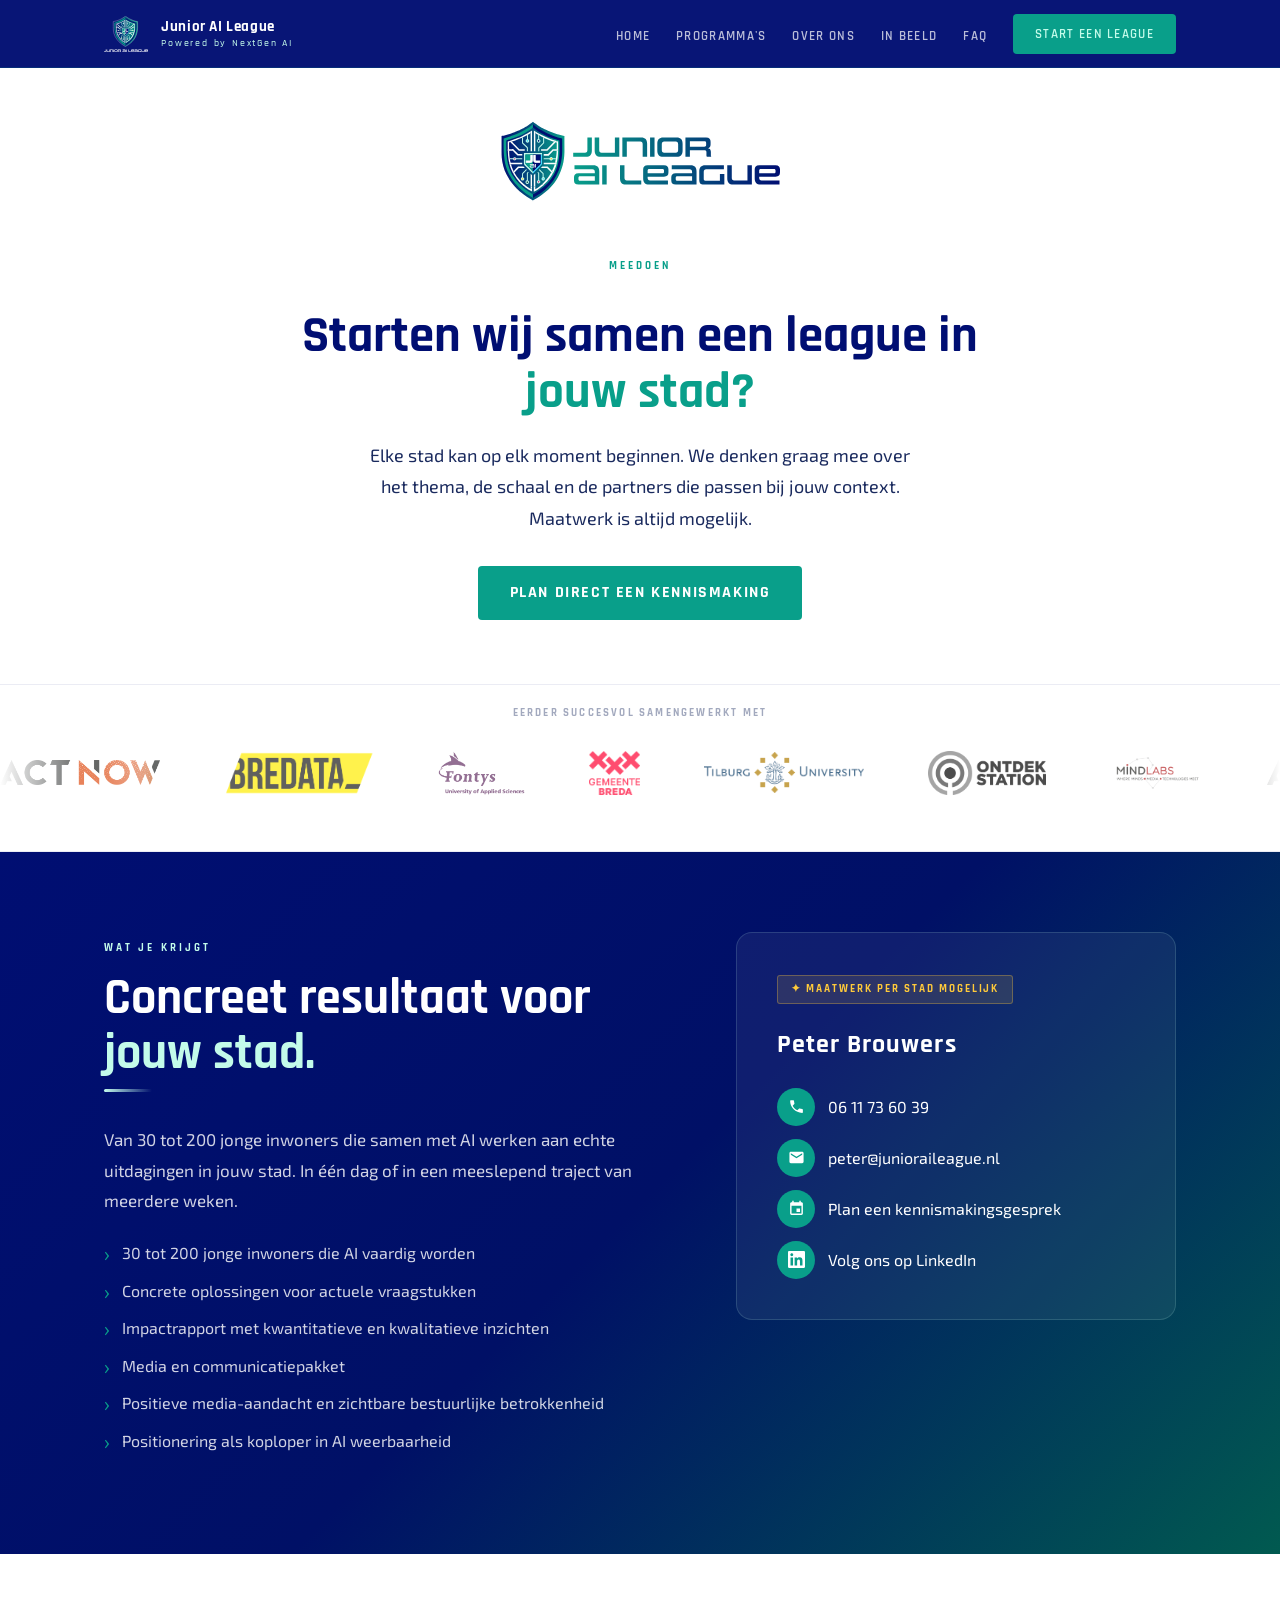
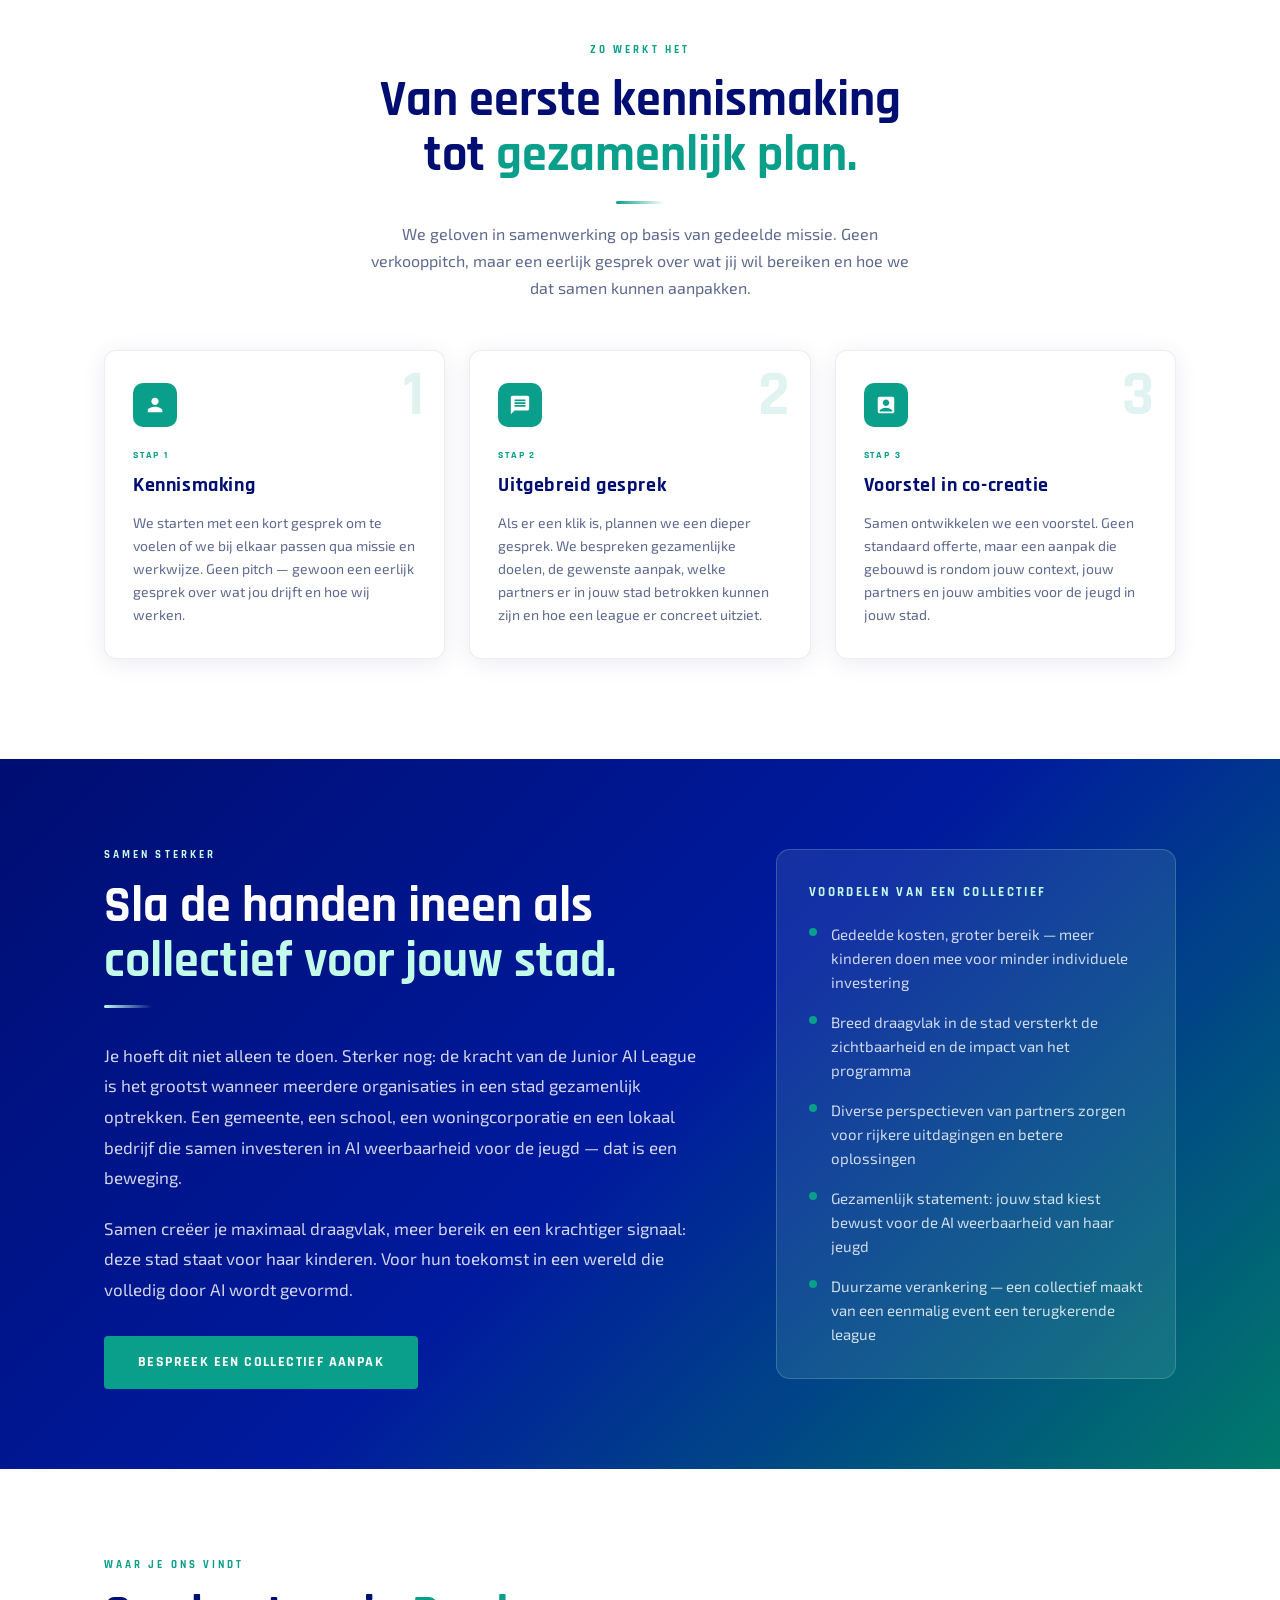
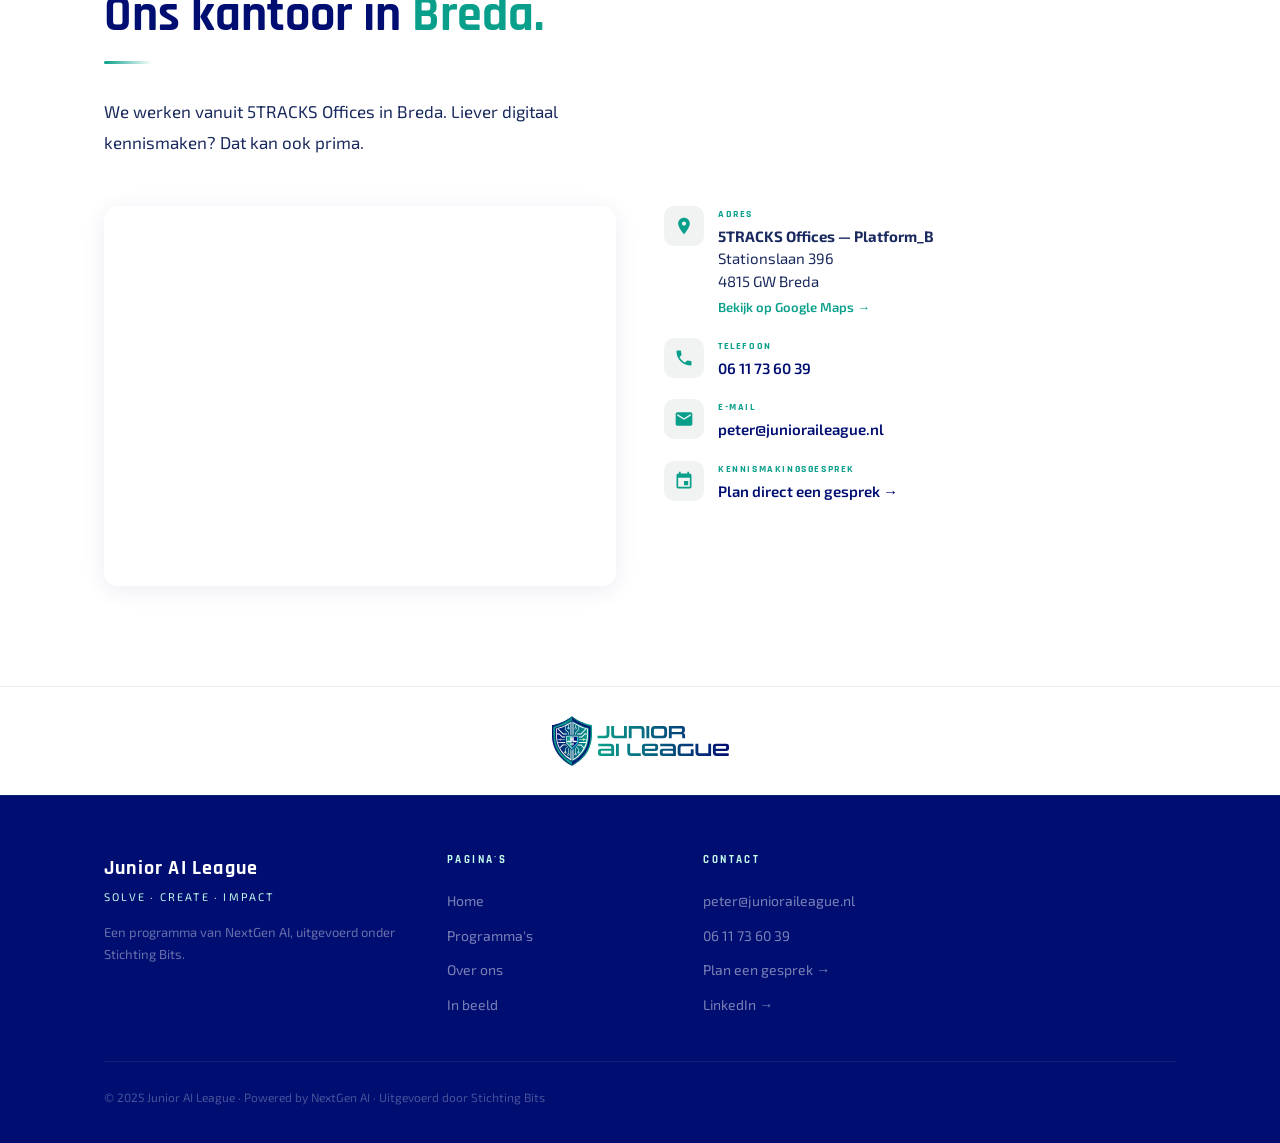
<file: contact.html>
<!DOCTYPE html>
<html lang="nl">
<head>
<meta charset="UTF-8"><meta name="viewport" content="width=device-width, initial-scale=1.0">
<title>Start een league – Junior AI League</title>
<link href="https://fonts.googleapis.com/css2?family=Rajdhani:wght@400;500;600;700&family=Exo+2:wght@300;400;600;700&display=swap" rel="stylesheet">
<link rel="stylesheet" href="assets/css/style.css">
<link rel="icon" href="/assets/images/Favicon.svg" type="image/svg+xml">
<meta name="description" content="Start een Junior AI League in jouw stad. Neem contact op met Peter Brouwers en plan een kennismakingsgesprek.">
<meta property="og:type" content="website">
<meta property="og:site_name" content="Junior AI League">
<meta property="og:url" content="https://junioraileague.nl/contact">
<meta property="og:title" content="Start een league – Junior AI League">
<meta property="og:description" content="Start een Junior AI League in jouw stad. Neem contact op met Peter Brouwers en plan een kennismakingsgesprek.">
<meta property="og:image" content="https://junioraileague.nl/assets/images/Social-media-graph-junioraileague.png">
<meta property="og:image:width" content="1200">
<meta property="og:image:height" content="630">
<meta name="twitter:card" content="summary_large_image">
<meta name="twitter:image" content="https://junioraileague.nl/assets/images/Social-media-graph-junioraileague.png">
<style>
/* Hero — wit */
.contact-hero {
  background:var(--white);
  padding:120px 0 64px;
  text-align:center;
}
.contact-hero-logo {
  max-width:280px; height:auto;
  display:block; margin:0 auto 48px;
}
.contact-hero h1 {
  font-family:'Rajdhani',sans-serif; font-weight:700;
  font-size:clamp(28px,4vw,54px); line-height:1.08;
  color:var(--navy); max-width:700px; margin:0 auto 20px;
}
.contact-hero h1 em { font-style:normal; color:var(--teal); }
.contact-hero p {
  font-size:18px; color:var(--body); opacity:.75;
  max-width:560px; margin:0 auto; line-height:1.75;
}

/* Partner ticker */
.partner-section {
  background:var(--white);
  border-top:1px solid var(--border);
  border-bottom:1px solid var(--border);
  padding:20px 0 56px;
  overflow:hidden;
}
.partner-label {
  text-align:center;
  font-family:'Rajdhani',sans-serif; font-size:11px; font-weight:700;
  letter-spacing:.2em; text-transform:uppercase;
  color:var(--body); opacity:.4;
  margin-bottom:28px;
}
.partner-ticker { overflow:hidden; position:relative; }
.partner-ticker::before, .partner-ticker::after {
  content:''; position:absolute; top:0; bottom:0; width:80px; z-index:2; pointer-events:none;
}
.partner-ticker::before { left:0; background:linear-gradient(to right,#fff,transparent); }
.partner-ticker::after  { right:0; background:linear-gradient(to left,#fff,transparent); }
.partner-track {
  display:flex; align-items:center; gap:64px;
  width:max-content;
  animation:scroll-partners 35s linear infinite;
}
.partner-track img {
  height:44px; width:auto; max-width:160px;
  object-fit:contain; opacity:.7; flex-shrink:0;
}
@keyframes scroll-partners {
  from { transform:translateX(0); }
  to   { transform:translateX(-50%); }
}

/* Contact sectie */
.contact-grid { display:grid; grid-template-columns:1fr 440px; gap:72px; align-items:start; }
.contact-list { list-style:none; display:flex; flex-direction:column; gap:12px; margin-top:24px; }
.contact-list li { position:relative; padding-left:18px; font-size:16px; color:rgba(255,255,255,.82); line-height:1.6; }
.contact-list li::before { content:'›'; position:absolute; left:0; color:var(--teal); font-size:20px; line-height:1.3; }
.contact-card { background:rgba(255,255,255,.06); border:1px solid rgba(195,251,234,.15); border-radius:16px; padding:40px; }
.contact-chip {
  display:inline-block;
  background:rgba(255,202,58,.12); border:1px solid rgba(255,202,58,.3); color:var(--yellow);
  font-family:'Rajdhani',sans-serif; font-size:11px; font-weight:700;
  letter-spacing:.18em; padding:5px 13px; border-radius:3px;
  text-transform:uppercase; margin-bottom:20px;
}
.contact-name { font-family:'Rajdhani',sans-serif; font-size:26px; font-weight:700; color:#fff; letter-spacing:.04em; margin-bottom:22px; }
.contact-links { display:flex; flex-direction:column; gap:13px; }
.c-link { display:flex; align-items:center; gap:13px; color:#fff; font-size:16px; transition:color .2s; }
.c-link:hover { color:var(--mint); }
.c-link-icon { width:38px; height:38px; border-radius:50%; background:var(--teal); display:flex; align-items:center; justify-content:center; flex-shrink:0; }
.c-link-icon svg { width:17px; height:17px; fill:#fff; }

/* Stappen */
.stappen-grid { display:grid; grid-template-columns:repeat(3,1fr); gap:24px; margin-top:48px; }
.stap-card { background:var(--white); border:1px solid var(--border); border-radius:12px; padding:32px 28px; box-shadow:var(--shadow); position:relative; }
.stap-num { font-family:'Rajdhani',sans-serif; font-size:64px; font-weight:700; color:var(--teal); opacity:.12; position:absolute; top:12px; right:20px; line-height:1; }
.stap-icon { width:44px; height:44px; border-radius:10px; background:var(--teal); display:flex; align-items:center; justify-content:center; margin-bottom:20px; }
.stap-icon svg { width:22px; height:22px; fill:#fff; }
.stap-label { font-family:'Rajdhani',sans-serif; font-size:10px; font-weight:700; letter-spacing:.18em; text-transform:uppercase; color:var(--teal); margin-bottom:6px; }
.stap-title { font-family:'Rajdhani',sans-serif; font-size:20px; font-weight:700; color:var(--navy); margin-bottom:10px; letter-spacing:.03em; }
.stap-desc { font-size:14px; color:var(--body); opacity:.7; line-height:1.65; }

/* Locatie */
.locatie-grid { display:grid; grid-template-columns:1fr 1fr; gap:48px; align-items:start; }
.locatie-map { border-radius:14px; overflow:hidden; box-shadow:var(--shadow); height:380px; }
.locatie-map iframe { width:100%; height:100%; border:none; display:block; }
.locatie-adres { display:flex; flex-direction:column; gap:20px; }
.locatie-adres-item { display:flex; align-items:flex-start; gap:14px; }
.locatie-adres-icon { width:40px; height:40px; border-radius:10px; background:var(--gray); display:flex; align-items:center; justify-content:center; flex-shrink:0; }
.locatie-adres-icon svg { width:20px; height:20px; fill:var(--teal); }
.locatie-adres-label { font-family:'Rajdhani',sans-serif; font-size:10px; font-weight:700; letter-spacing:.16em; text-transform:uppercase; color:var(--teal); margin-bottom:3px; }
.locatie-adres-val { font-size:15px; color:var(--body); line-height:1.5; }
.locatie-adres-val a { color:var(--navy); font-weight:600; }
.locatie-adres-val a:hover { color:var(--teal); }

/* Collectief */
.collectief-section { background:linear-gradient(135deg,#000e72 0%,#001a9e 50%,#017a6a 100%); padding:80px 0; }
.collectief-grid { display:grid; grid-template-columns:1fr 400px; gap:72px; align-items:center; }
.collectief-highlight { background:rgba(195,251,234,.1); border:1px solid rgba(195,251,234,.2); border-radius:14px; padding:32px; }
.collectief-highlight-title { font-family:'Rajdhani',sans-serif; font-size:13px; font-weight:700; letter-spacing:.18em; text-transform:uppercase; color:var(--mint); margin-bottom:20px; }
.collectief-voordeel { display:flex; align-items:flex-start; gap:14px; margin-bottom:16px; }
.collectief-voordeel:last-child { margin-bottom:0; }
.collectief-voordeel-dot { width:8px; height:8px; border-radius:50%; background:var(--teal); flex-shrink:0; margin-top:6px; }
.collectief-voordeel p { font-size:15px; color:rgba(255,255,255,.8); line-height:1.6; margin:0; }

@media(max-width:960px){ .contact-grid{ grid-template-columns:1fr; } .stappen-grid{ grid-template-columns:1fr 1fr; } .collectief-grid{ grid-template-columns:1fr; } .locatie-grid{ grid-template-columns:1fr; } }
@media(max-width:640px){ .stappen-grid{ grid-template-columns:1fr; } }
</style>
</head>
<body>

<nav class="nav"><div class="nav-in"><a href="/" class="nav-logo"><img src="assets/images/LOGO JAIL Dark BG.svg" onerror="this.style.display='none'" alt="Junior AI League"><div class="nav-wordmark">Junior AI League<small>Powered by NextGen AI</small></div></a><ul class="nav-links"><li><a href="/">Home</a></li><li><a href="/programmas">Programma's</a></li><li><a href="/over-ons">Over ons</a></li><li><a href="/in-beeld">In beeld</a></li><li><a href="/#faq">FAQ</a></li><li><a href="/contact" class="btn btn-teal btn-sm nav-cta active">Start een league</a></li></ul><button class="nav-hamburger" aria-label="Menu openen"><span></span><span></span><span></span></button></div></nav>

<!-- ═══ HERO — wit met prominent liggend logo ═══ -->
<section class="contact-hero">
  <div class="wrap">
    <img src="assets/images/JAIL LOGO LIGGEND.svg" alt="Junior AI League" class="contact-hero-logo r">
    <span class="tag r">Meedoen</span>
    <h1 class="r" style="margin-top:20px;">Starten wij samen een league in <em>jouw stad?</em></h1>
    <p class="r" style="margin-top:16px;">Elke stad kan op elk moment beginnen. We denken graag mee over het thema, de schaal en de partners die passen bij jouw context. Maatwerk is altijd mogelijk.</p>
    <div class="r" style="margin-top:32px;">
      <a href="https://calendly.com/peter-impact" class="btn btn-teal" target="_blank" rel="noopener" style="font-size:16px;padding:14px 32px;">Plan direct een kennismaking</a>
    </div>
  </div>
</section>

<!-- ═══ PARTNER TICKER ═══ -->
<div class="partner-section">
  <div class="partner-label">Eerder succesvol samengewerkt met</div>
  <div class="partner-ticker">
    <div class="partner-track">
      <img src="assets/images/Partners/ACT%20NOW%20LIGGEND%20GROOT%402x.png" alt="Act Now">
      <img src="assets/images/Partners/Bredata_Logo_GeelVlak.png" alt="Bredata">
      <img src="assets/images/Partners/Fontys-Logo.svg_.png" alt="Fontys">
      <img src="assets/images/Partners/Gemeente-breda-logo.png" alt="Gemeente Breda">
      <img src="assets/images/Partners/Logo-Tilburg-University-1-768x195-1.webp" alt="Tilburg University">
      <img src="assets/images/Partners/Ontdekstation-logo.png" alt="Ontdekstation">
      <img src="assets/images/Partners/mindlabslogo_0.webp" alt="Mindlabs">
      <!-- Kopie voor naadloze loop -->
      <img src="assets/images/Partners/ACT%20NOW%20LIGGEND%20GROOT%402x.png" alt="Act Now">
      <img src="assets/images/Partners/Bredata_Logo_GeelVlak.png" alt="Bredata">
      <img src="assets/images/Partners/Fontys-Logo.svg_.png" alt="Fontys">
      <img src="assets/images/Partners/Gemeente-breda-logo.png" alt="Gemeente Breda">
      <img src="assets/images/Partners/Logo-Tilburg-University-1-768x195-1.webp" alt="Tilburg University">
      <img src="assets/images/Partners/Ontdekstation-logo.png" alt="Ontdekstation">
      <img src="assets/images/Partners/mindlabslogo_0.webp" alt="Mindlabs">
    </div>
  </div>
</div>

<!-- ═══ CONTACT (donker) ═══ -->
<section class="section-dark" style="padding-top:80px;padding-bottom:100px;">
  <div class="wrap">
    <div class="contact-grid">
      <div class="r">
        <span class="tag tag--light">Wat je krijgt</span>
        <h2 class="on-dark" style="margin-bottom:8px;">Concreet resultaat voor <em>jouw stad.</em></h2>
        <div class="rule rule--light"></div>
        <p class="lead lead--light">Van 30 tot 200 jonge inwoners die samen met AI werken aan echte uitdagingen in jouw stad. In één dag of in een meeslepend traject van meerdere weken.</p>
        <ul class="contact-list">
          <li>30 tot 200 jonge inwoners die AI vaardig worden</li>
          <li>Concrete oplossingen voor actuele vraagstukken</li>
          <li>Impactrapport met kwantitatieve en kwalitatieve inzichten</li>
          <li>Media en communicatiepakket</li>
          <li>Positieve media-aandacht en zichtbare bestuurlijke betrokkenheid</li>
          <li>Positionering als koploper in AI weerbaarheid</li>
        </ul>
      </div>
      <div class="r r2">
        <div class="contact-card">
          <div class="contact-chip">✦ Maatwerk per stad mogelijk</div>
          <div class="contact-name">Peter Brouwers</div>
          <div class="contact-links">
            <a href="tel:0611736039" class="c-link"><div class="c-link-icon"><svg viewBox="0 0 24 24"><path d="M6.62 10.79c1.44 2.83 3.76 5.14 6.59 6.59l2.2-2.2c.27-.27.67-.36 1.02-.24 1.12.37 2.33.57 3.57.57.55 0 1 .45 1 1V20c0 .55-.45 1-1 1-9.39 0-17-7.61-17-17 0-.55.45-1 1-1h3.5c.55 0 1 .45 1 1 0 1.25.2 2.45.57 3.57.11.35.03.74-.25 1.02l-2.2 2.2z"/></svg></div>06 11 73 60 39</a>
            <a href="mailto:peter@junioraileague.nl" class="c-link"><div class="c-link-icon"><svg viewBox="0 0 24 24"><path d="M20 4H4c-1.1 0-2 .9-2 2v12c0 1.1.9 2 2 2h16c1.1 0 2-.9 2-2V6c0-1.1-.9-2-2-2zm0 4l-8 5-8-5V6l8 5 8-5v2z"/></svg></div>peter@junioraileague.nl</a>
            <a href="https://calendly.com/peter-impact" class="c-link" target="_blank" rel="noopener"><div class="c-link-icon"><svg viewBox="0 0 24 24"><path d="M17 12h-5v5h5v-5zM16 1v2H8V1H6v2H5c-1.11 0-1.99.9-1.99 2L3 19c0 1.1.89 2 2 2h14c1.1 0 2-.9 2-2V5c0-1.1-.9-2-2-2h-1V1h-2zm3 18H5V8h14v11z"/></svg></div>Plan een kennismakingsgesprek</a>
            <a href="https://www.linkedin.com/company/junior-ai-league" class="c-link" target="_blank" rel="noopener"><div class="c-link-icon"><svg viewBox="0 0 24 24"><path d="M20.447 20.452h-3.554v-5.569c0-1.328-.027-3.037-1.852-3.037-1.853 0-2.136 1.445-2.136 2.939v5.667H9.351V9h3.414v1.561h.046c.477-.9 1.637-1.85 3.37-1.85 3.601 0 4.267 2.37 4.267 5.455v6.286zM5.337 7.433c-1.144 0-2.063-.926-2.063-2.065 0-1.138.92-2.063 2.063-2.063 1.14 0 2.064.925 2.064 2.063 0 1.139-.925 2.065-2.064 2.065zm1.782 13.019H3.555V9h3.564v11.452zM22.225 0H1.771C.792 0 0 .774 0 1.729v20.542C0 23.227.792 24 1.771 24h20.451C23.2 24 24 23.227 24 22.271V1.729C24 .774 23.2 0 22.222 0h.003z"/></svg></div>Volg ons op LinkedIn</a>
          </div>
        </div>
      </div>
    </div>
  </div>
</section>

<!-- ═══ STAPPEN (licht) ═══ -->
<section class="section-light" style="padding-top:80px;padding-bottom:100px;">
  <div class="wrap">
    <div style="text-align:center;max-width:560px;margin:0 auto 16px;" class="r">
      <span class="tag">Zo werkt het</span>
      <h2>Van eerste kennismaking tot <em>gezamenlijk plan.</em></h2>
      <div class="rule" style="margin:16px auto;"></div>
      <p style="font-size:16px;color:var(--body);opacity:.7;line-height:1.7;">We geloven in samenwerking op basis van gedeelde missie. Geen verkooppitch, maar een eerlijk gesprek over wat jij wil bereiken en hoe we dat samen kunnen aanpakken.</p>
    </div>
    <div class="stappen-grid">
      <div class="stap-card r">
        <div class="stap-num">1</div>
        <div class="stap-icon"><svg viewBox="0 0 24 24"><path d="M12 12c2.21 0 4-1.79 4-4s-1.79-4-4-4-4 1.79-4 4 1.79 4 4 4zm0 2c-2.67 0-8 1.34-8 4v2h16v-2c0-2.66-5.33-4-8-4z"/></svg></div>
        <div class="stap-label">Stap 1</div>
        <div class="stap-title">Kennismaking</div>
        <div class="stap-desc">We starten met een kort gesprek om te voelen of we bij elkaar passen qua missie en werkwijze. Geen pitch — gewoon een eerlijk gesprek over wat jou drijft en hoe wij werken.</div>
      </div>
      <div class="stap-card r r1">
        <div class="stap-num">2</div>
        <div class="stap-icon"><svg viewBox="0 0 24 24"><path d="M20 2H4c-1.1 0-2 .9-2 2v18l4-4h14c1.1 0 2-.9 2-2V4c0-1.1-.9-2-2-2zm-2 12H6v-2h12v2zm0-3H6V9h12v2zm0-3H6V6h12v2z"/></svg></div>
        <div class="stap-label">Stap 2</div>
        <div class="stap-title">Uitgebreid gesprek</div>
        <div class="stap-desc">Als er een klik is, plannen we een dieper gesprek. We bespreken gezamenlijke doelen, de gewenste aanpak, welke partners er in jouw stad betrokken kunnen zijn en hoe een league er concreet uitziet.</div>
      </div>
      <div class="stap-card r r2">
        <div class="stap-num">3</div>
        <div class="stap-icon"><svg viewBox="0 0 24 24"><path d="M19 3H5c-1.1 0-2 .9-2 2v14c0 1.1.9 2 2 2h14c1.1 0 2-.9 2-2V5c0-1.1-.9-2-2-2zm-7 3c1.93 0 3.5 1.57 3.5 3.5S13.93 13 12 13s-3.5-1.57-3.5-3.5S10.07 6 12 6zm7 13H5v-.23c0-.62.28-1.2.76-1.58C7.47 15.82 9.64 15 12 15s4.53.82 6.24 2.19c.48.38.76.97.76 1.58V19z"/></svg></div>
        <div class="stap-label">Stap 3</div>
        <div class="stap-title">Voorstel in co-creatie</div>
        <div class="stap-desc">Samen ontwikkelen we een voorstel. Geen standaard offerte, maar een aanpak die gebouwd is rondom jouw context, jouw partners en jouw ambities voor de jeugd in jouw stad.</div>
      </div>
    </div>
  </div>
</section>

<!-- ═══ COLLECTIEF (donker) ═══ -->
<section class="collectief-section">
  <div class="wrap">
    <div class="collectief-grid">
      <div class="r">
        <span class="tag tag--light">Samen sterker</span>
        <h2 class="on-dark" style="margin-bottom:16px;">Sla de handen ineen als <em>collectief voor jouw stad.</em></h2>
        <div class="rule rule--light"></div>
        <p class="lead lead--light" style="margin-bottom:20px;">Je hoeft dit niet alleen te doen. Sterker nog: de kracht van de Junior AI League is het grootst wanneer meerdere organisaties in een stad gezamenlijk optrekken. Een gemeente, een school, een woningcorporatie en een lokaal bedrijf die samen investeren in AI weerbaarheid voor de jeugd — dat is een beweging.</p>
        <p class="lead lead--light">Samen creëer je maximaal draagvlak, meer bereik en een krachtiger signaal: deze stad staat voor haar kinderen. Voor hun toekomst in een wereld die volledig door AI wordt gevormd.</p>
        <div style="margin-top:32px;">
          <a href="https://calendly.com/peter-impact" class="btn btn-teal" target="_blank" rel="noopener">Bespreek een collectief aanpak</a>
        </div>
      </div>
      <div class="collectief-highlight r r2">
        <div class="collectief-highlight-title">Voordelen van een collectief</div>
        <div class="collectief-voordeel">
          <div class="collectief-voordeel-dot"></div>
          <p>Gedeelde kosten, groter bereik — meer kinderen doen mee voor minder individuele investering</p>
        </div>
        <div class="collectief-voordeel">
          <div class="collectief-voordeel-dot"></div>
          <p>Breed draagvlak in de stad versterkt de zichtbaarheid en de impact van het programma</p>
        </div>
        <div class="collectief-voordeel">
          <div class="collectief-voordeel-dot"></div>
          <p>Diverse perspectieven van partners zorgen voor rijkere uitdagingen en betere oplossingen</p>
        </div>
        <div class="collectief-voordeel">
          <div class="collectief-voordeel-dot"></div>
          <p>Gezamenlijk statement: jouw stad kiest bewust voor de AI weerbaarheid van haar jeugd</p>
        </div>
        <div class="collectief-voordeel">
          <div class="collectief-voordeel-dot"></div>
          <p>Duurzame verankering — een collectief maakt van een eenmalig event een terugkerende league</p>
        </div>
      </div>
    </div>
  </div>
</section>

<!-- ═══ LOCATIE (licht) ═══ -->
<section class="section-light" style="padding-top:80px;padding-bottom:100px;">
  <div class="wrap">
    <div class="r" style="margin-bottom:48px;">
      <span class="tag">Waar je ons vindt</span>
      <h2>Ons kantoor in <em>Breda.</em></h2>
      <div class="rule"></div>
      <p class="lead" style="max-width:560px;">We werken vanuit 5TRACKS Offices in Breda. Liever digitaal kennismaken? Dat kan ook prima.</p>
    </div>
    <div class="locatie-grid">
      <div class="locatie-map r">
        <iframe
          src="https://maps.google.com/maps?q=Stationslaan+396,+4815+GW+Breda,+Nederland&output=embed&z=15&hl=nl"
          allowfullscreen loading="lazy" referrerpolicy="no-referrer-when-downgrade"
          title="Junior AI League — Stationslaan 396, Breda"></iframe>
      </div>
      <div class="locatie-adres r r1">
        <div class="locatie-adres-item">
          <div class="locatie-adres-icon"><svg viewBox="0 0 24 24"><path d="M12 2C8.13 2 5 5.13 5 9c0 5.25 7 13 7 13s7-7.75 7-13c0-3.87-3.13-7-7-7zm0 9.5c-1.38 0-2.5-1.12-2.5-2.5s1.12-2.5 2.5-2.5 2.5 1.12 2.5 2.5-1.12 2.5-2.5 2.5z"/></svg></div>
          <div>
            <div class="locatie-adres-label">Adres</div>
            <div class="locatie-adres-val">
              <strong>5TRACKS Offices — Platform_B</strong><br>
              Stationslaan 396<br>
              4815 GW Breda<br>
              <a href="https://maps.google.com/maps?q=Stationslaan+396,+4815+GW+Breda" target="_blank" rel="noopener" style="font-size:13px;color:var(--teal);margin-top:6px;display:inline-block;">Bekijk op Google Maps →</a>
            </div>
          </div>
        </div>
        <div class="locatie-adres-item">
          <div class="locatie-adres-icon"><svg viewBox="0 0 24 24"><path d="M6.62 10.79c1.44 2.83 3.76 5.14 6.59 6.59l2.2-2.2c.27-.27.67-.36 1.02-.24 1.12.37 2.33.57 3.57.57.55 0 1 .45 1 1V20c0 .55-.45 1-1 1-9.39 0-17-7.61-17-17 0-.55.45-1 1-1h3.5c.55 0 1 .45 1 1 0 1.25.2 2.45.57 3.57.11.35.03.74-.25 1.02l-2.2 2.2z"/></svg></div>
          <div>
            <div class="locatie-adres-label">Telefoon</div>
            <div class="locatie-adres-val"><a href="tel:0611736039">06 11 73 60 39</a></div>
          </div>
        </div>
        <div class="locatie-adres-item">
          <div class="locatie-adres-icon"><svg viewBox="0 0 24 24"><path d="M20 4H4c-1.1 0-2 .9-2 2v12c0 1.1.9 2 2 2h16c1.1 0 2-.9 2-2V6c0-1.1-.9-2-2-2zm0 4l-8 5-8-5V6l8 5 8-5v2z"/></svg></div>
          <div>
            <div class="locatie-adres-label">E-mail</div>
            <div class="locatie-adres-val"><a href="mailto:peter@junioraileague.nl">peter@junioraileague.nl</a></div>
          </div>
        </div>
        <div class="locatie-adres-item">
          <div class="locatie-adres-icon"><svg viewBox="0 0 24 24"><path d="M17 12h-5v5h5v-5zM16 1v2H8V1H6v2H5c-1.11 0-1.99.9-1.99 2L3 19c0 1.1.89 2 2 2h14c1.1 0 2-.9 2-2V5c0-1.1-.9-2-2-2h-1V1h-2zm3 18H5V8h14v11z"/></svg></div>
          <div>
            <div class="locatie-adres-label">Kennismakingsgesprek</div>
            <div class="locatie-adres-val"><a href="https://calendly.com/peter-impact" target="_blank" rel="noopener">Plan direct een gesprek →</a></div>
          </div>
        </div>
      </div>
    </div>
  </div>
</section>

<div class="footer-logo-bar">
  <div class="wrap"><img src="assets/images/JAIL LOGO LIGGEND.svg" alt="Junior AI League"></div>
</div>
<footer class="footer"><div class="wrap"><div class="footer-grid"><div><div class="footer-name">Junior AI League</div><div class="footer-tag">Solve · Create · Impact</div><p class="footer-desc">Een programma van NextGen AI, uitgevoerd onder Stichting Bits.</p></div><div><div class="footer-h">Pagina's</div><ul class="footer-links"><li><a href="/">Home</a></li><li><a href="/programmas">Programma's</a></li><li><a href="/over-ons">Over ons</a></li><li><a href="/in-beeld">In beeld</a></li></ul></div><div><div class="footer-h">Contact</div><ul class="footer-links"><li><a href="mailto:peter@junioraileague.nl">peter@junioraileague.nl</a></li><li><a href="tel:0611736039">06 11 73 60 39</a></li><li><a href="https://calendly.com/peter-impact" target="_blank" rel="noopener">Plan een gesprek →</a></li><li><a href="https://www.linkedin.com/company/junior-ai-league" target="_blank" rel="noopener">LinkedIn →</a></li></ul></div><div></div></div><div class="footer-bottom"><p>© 2025 Junior AI League · Powered by NextGen AI · Uitgevoerd door Stichting Bits</p></div></div></footer>
<script src="assets/js/main.js"></script>
</body>
</html>
</file>
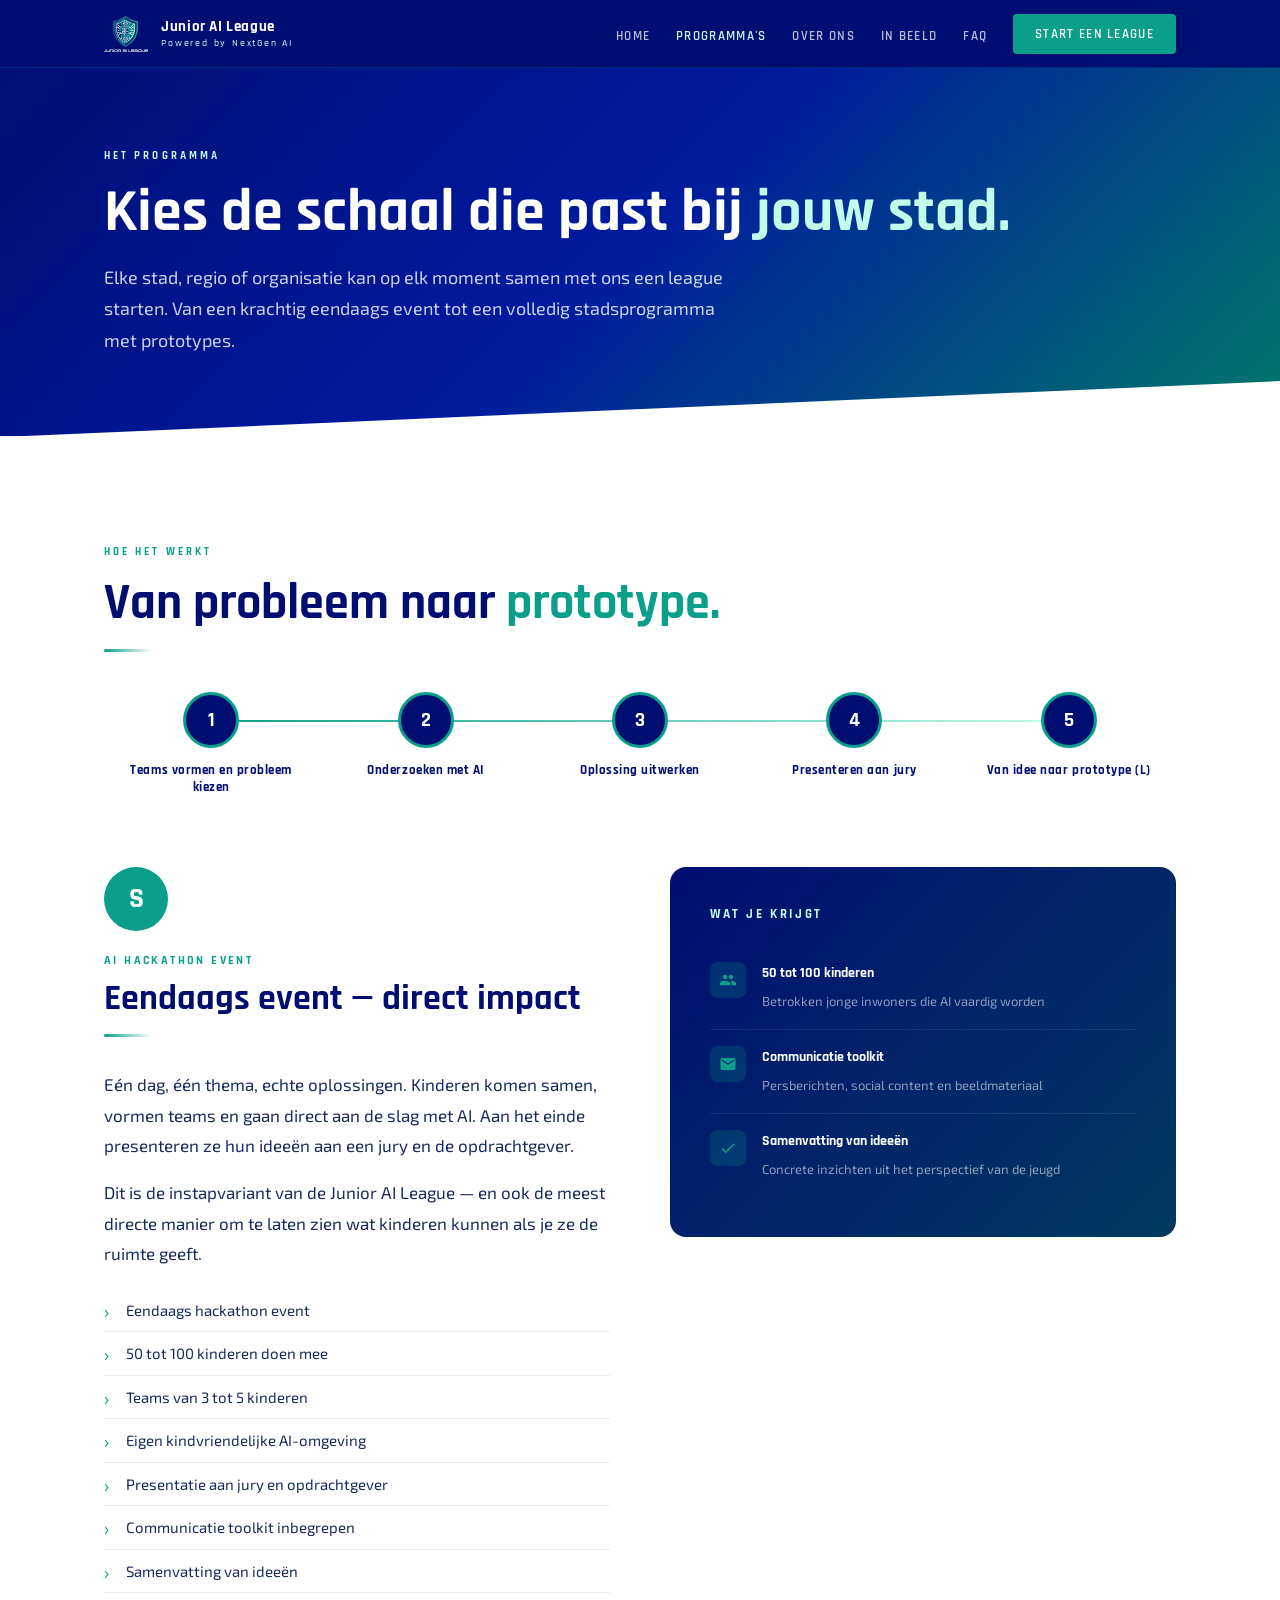
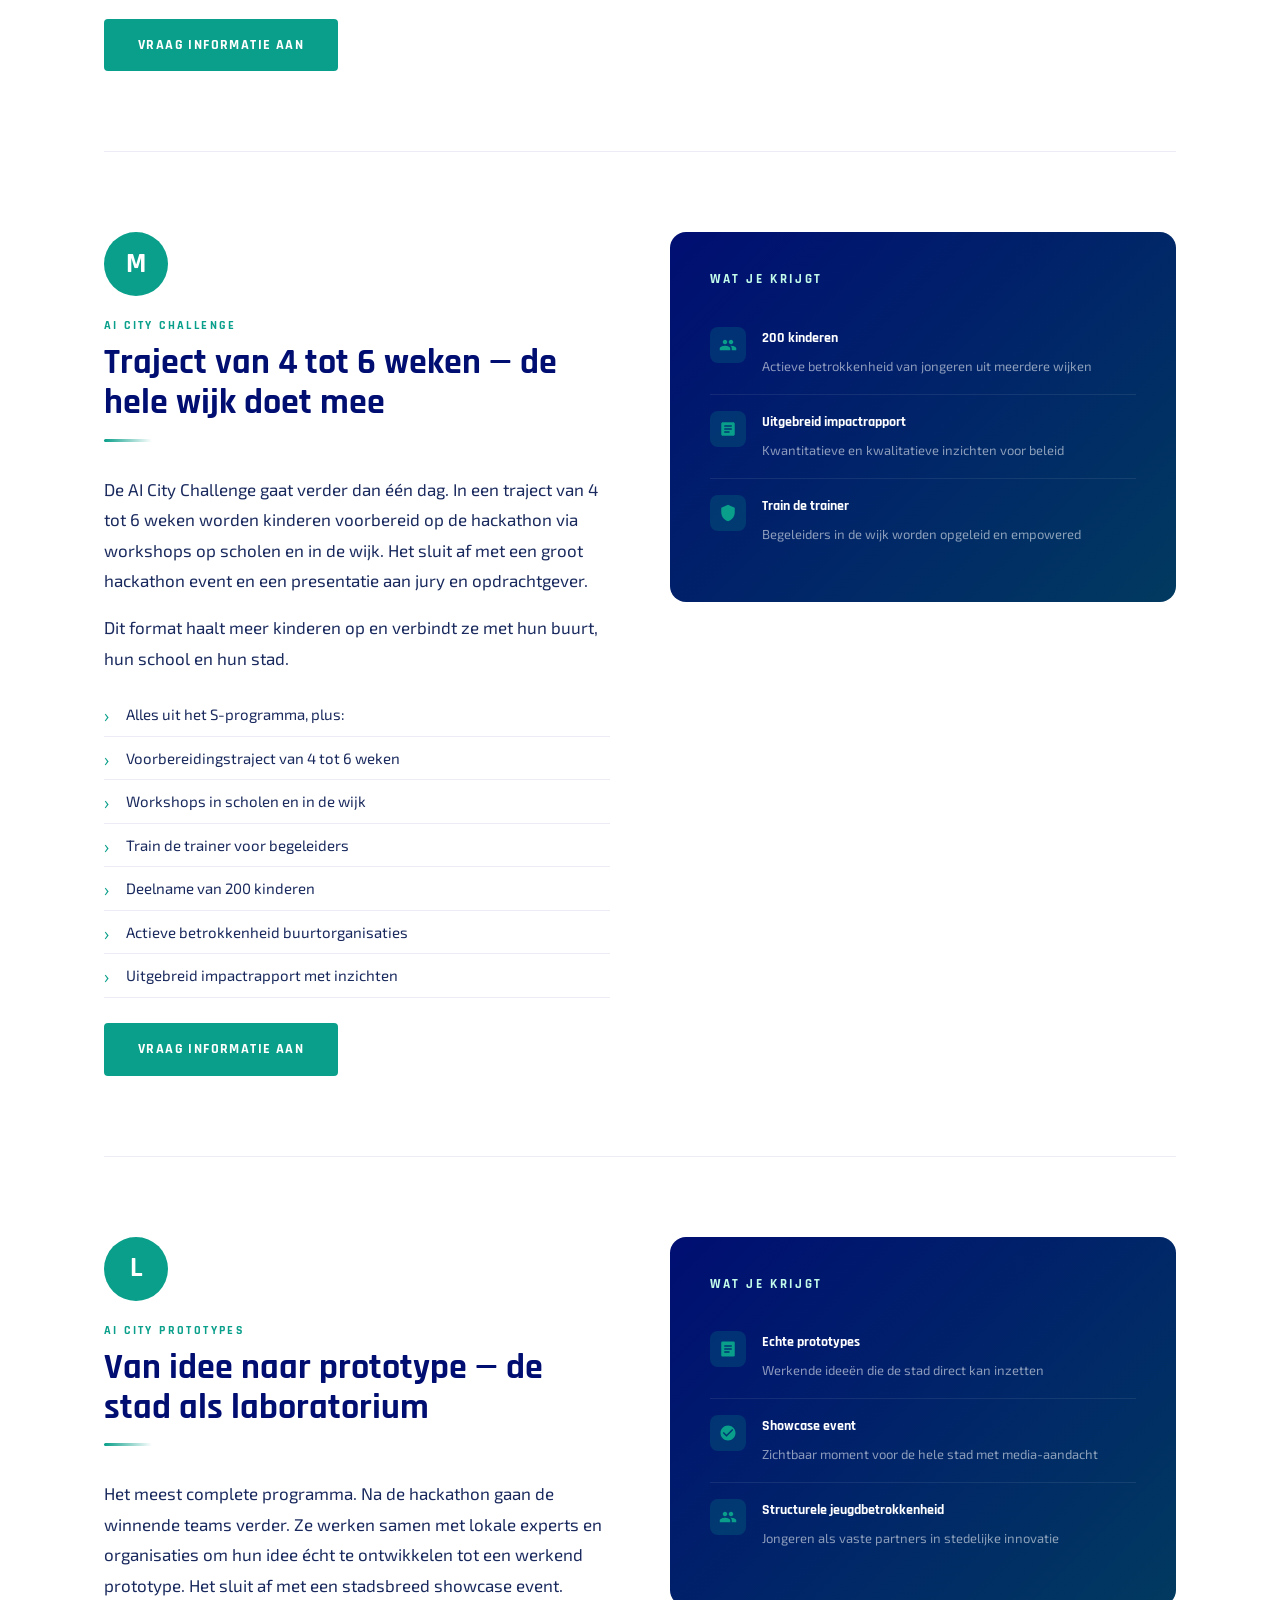
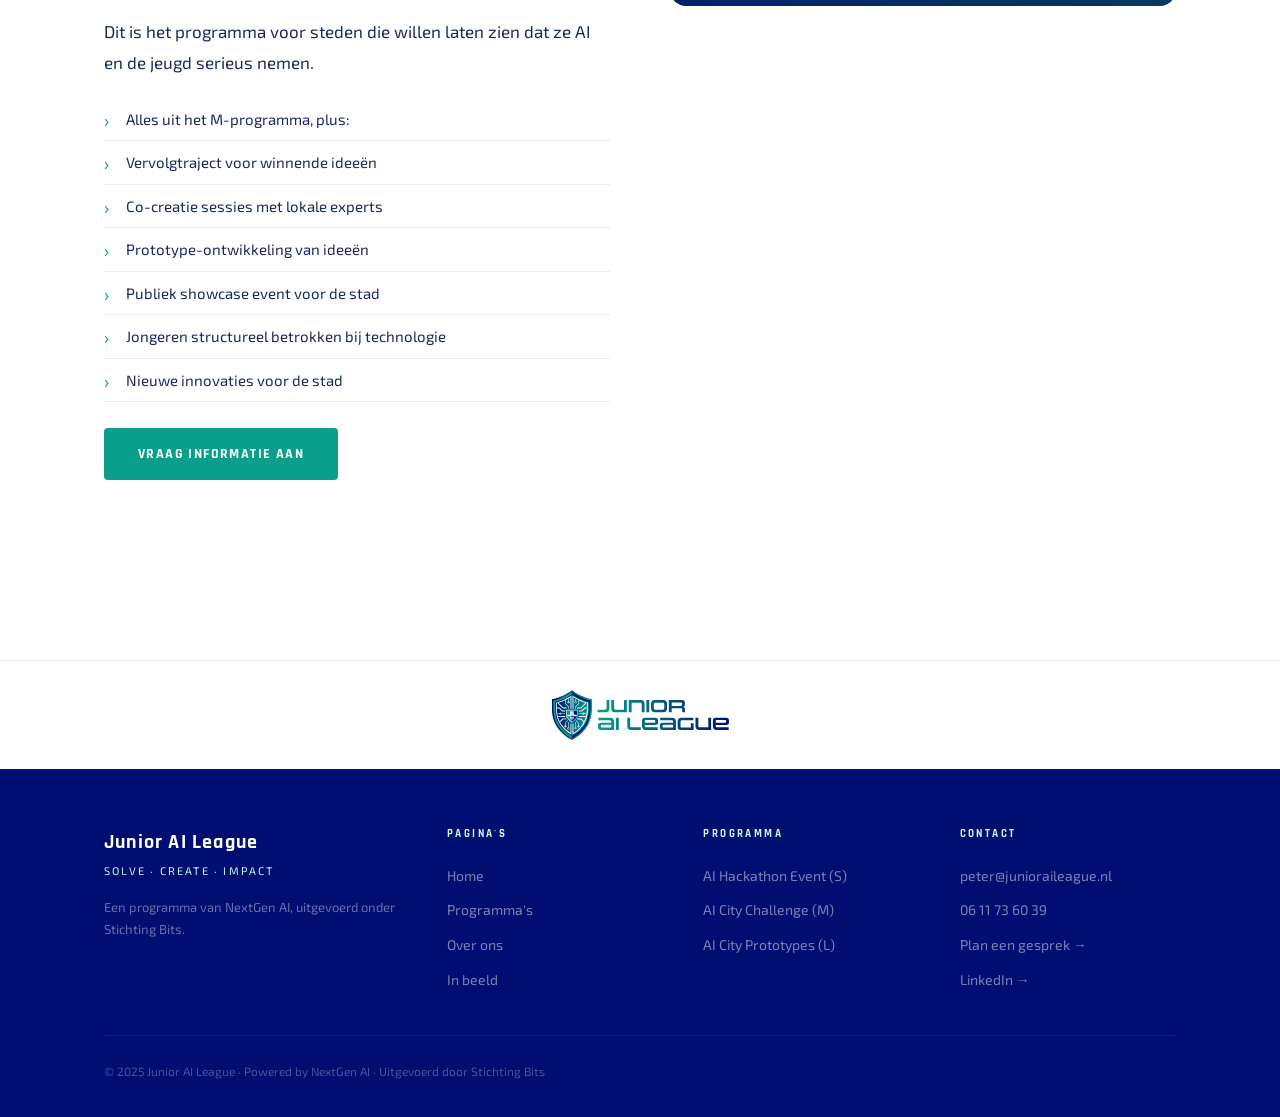
<file: programmas.html>
<!DOCTYPE html>
<html lang="nl">
<head>
<meta charset="UTF-8"><meta name="viewport" content="width=device-width, initial-scale=1.0">
<title>Programma's – Junior AI League</title>
<link href="https://fonts.googleapis.com/css2?family=Rajdhani:wght@400;500;600;700&family=Exo+2:wght@300;400;600;700&display=swap" rel="stylesheet">
<link rel="stylesheet" href="assets/css/style.css">
<link rel="icon" href="/assets/images/Favicon.svg" type="image/svg+xml">
<meta name="description" content="Van eendaags hackathon tot een stadsbrede competitie. Kies het programma dat past bij jouw stad of organisatie.">
<meta property="og:type" content="website">
<meta property="og:site_name" content="Junior AI League">
<meta property="og:url" content="https://junioraileague.nl/programmas">
<meta property="og:title" content="Programma's – Junior AI League">
<meta property="og:description" content="Van eendaags hackathon tot een stadsbrede competitie. Kies het programma dat past bij jouw stad of organisatie.">
<meta property="og:image" content="https://junioraileague.nl/assets/images/Social-media-graph-junioraileague.png">
<meta property="og:image:width" content="1200">
<meta property="og:image:height" content="630">
<meta name="twitter:card" content="summary_large_image">
<meta name="twitter:image" content="https://junioraileague.nl/assets/images/Social-media-graph-junioraileague.png">
<style>
.prog-detail { display:grid; grid-template-columns:1fr 1fr; gap:60px; align-items:start; margin-bottom:80px; padding-bottom:80px; border-bottom:1px solid var(--border); }
.prog-detail:last-child { border-bottom:none; margin-bottom:0; }
.prog-detail-badge { display:inline-flex; align-items:center; justify-content:center; width:64px; height:64px; border-radius:50%; background:var(--teal); font-family:'Rajdhani',sans-serif; font-size:28px; font-weight:700; color:#fff; margin-bottom:20px; }
.prog-detail-type { font-family:'Rajdhani',sans-serif; font-size:12px; font-weight:700; letter-spacing:.2em; color:var(--teal); text-transform:uppercase; margin-bottom:8px; }
.prog-detail h3 { font-size:clamp(24px,3vw,36px); color:var(--navy); margin-bottom:16px; }
.prog-detail-list { list-style:none; margin-top:20px; }
.prog-detail-list li { padding:10px 0 10px 22px; border-bottom:1px solid var(--border); position:relative; font-size:15px; line-height:1.5; }
.prog-detail-list li::before { content:'›'; position:absolute; left:0; color:var(--teal); font-size:18px; line-height:1.4; }
.prog-visual { background:linear-gradient(135deg,var(--navy),#013a60); border-radius:16px; padding:40px; }
.prog-visual h4 { font-family:'Rajdhani',sans-serif; font-size:13px; font-weight:700; letter-spacing:.2em; color:var(--mint); text-transform:uppercase; margin-bottom:24px; }
.prog-visual-item { display:flex; gap:16px; padding:16px 0; border-bottom:1px solid rgba(255,255,255,.08); }
.prog-visual-item:last-child { border-bottom:none; }
.prog-visual-icon { width:36px; height:36px; border-radius:8px; background:rgba(9,159,138,.2); display:flex; align-items:center; justify-content:center; flex-shrink:0; }
.prog-visual-icon svg { width:18px; height:18px; fill:var(--teal); }
.prog-visual-text strong { display:block; font-family:'Rajdhani',sans-serif; font-size:14px; font-weight:700; color:#fff; margin-bottom:3px; }
.prog-visual-text span { font-size:13px; color:rgba(255,255,255,.55); line-height:1.5; }
.steps-row { display:grid; grid-template-columns:repeat(5,1fr); gap:0; position:relative; margin-bottom:20px; }
.steps-row::before { content:''; position:absolute; top:28px; left:10%; right:10%; height:2px; background:linear-gradient(90deg,var(--teal),var(--mint)); }
.step-item { text-align:center; position:relative; z-index:1; padding:0 8px; }
.step-circle { width:56px; height:56px; border-radius:50%; background:var(--navy); border:3px solid var(--teal); display:flex; align-items:center; justify-content:center; margin:0 auto 14px; font-family:'Rajdhani',sans-serif; font-size:20px; font-weight:700; color:#fff; }
.step-lbl { font-family:'Rajdhani',sans-serif; font-size:13px; font-weight:700; color:var(--navy); letter-spacing:.04em; text-align:center; line-height:1.3; }
@media(max-width:960px){ .prog-detail{ grid-template-columns:1fr; } .steps-row{ grid-template-columns:1fr 1fr; } .steps-row::before{ display:none; } }
</style>
</head>
<body>
<nav class="nav"><div class="nav-in"><a href="index.html" class="nav-logo"><img src="assets/images/LOGO JAIL Dark BG.svg" onerror="this.style.display='none'" alt="Junior AI League"><div class="nav-wordmark">Junior AI League<small>Powered by NextGen AI</small></div></a><ul class="nav-links"><li><a href="/">Home</a></li><li><a href="/programmas" class="active">Programma's</a></li><li><a href="/over-ons">Over ons</a></li><li><a href="/in-beeld">In beeld</a></li><li><a href="/#faq">FAQ</a></li><li><a href="/contact" class="btn btn-teal btn-sm nav-cta">Start een league</a></li></ul><button class="nav-hamburger" aria-label="Menu openen"><span></span><span></span><span></span></button></div></nav>

<section class="page-hero"><div class="wrap"><span class="tag page-hero-tag r">Het programma</span><h1 class="r">Kies de schaal die past bij <em>jouw stad.</em></h1><p class="r">Elke stad, regio of organisatie kan op elk moment samen met ons een league starten. Van een krachtig eendaags event tot een volledig stadsprogramma met prototypes.</p></div></section>

<section class="section-light" style="padding-top:100px;">
  <div class="wrap">
    <div style="margin-bottom:72px;" class="r">
      <span class="tag">Hoe het werkt</span>
      <h2>Van probleem naar <em>prototype.</em></h2>
      <div class="rule"></div>
      <div class="steps-row" style="margin-top:40px;">
        <div class="step-item"><div class="step-circle">1</div><div class="step-lbl">Teams vormen en probleem kiezen</div></div>
        <div class="step-item"><div class="step-circle">2</div><div class="step-lbl">Onderzoeken met AI</div></div>
        <div class="step-item"><div class="step-circle">3</div><div class="step-lbl">Oplossing uitwerken</div></div>
        <div class="step-item"><div class="step-circle">4</div><div class="step-lbl">Presenteren aan jury</div></div>
        <div class="step-item"><div class="step-circle">5</div><div class="step-lbl">Van idee naar prototype (L)</div></div>
      </div>
    </div>

    <div id="s" class="prog-detail r">
      <div>
        <div class="prog-detail-badge">S</div>
        <div class="prog-detail-type">AI Hackathon Event</div>
        <h3>Eendaags event — direct impact</h3>
        <div class="rule"></div>
        <p class="lead" style="margin-bottom:16px;">Eén dag, één thema, echte oplossingen. Kinderen komen samen, vormen teams en gaan direct aan de slag met AI. Aan het einde presenteren ze hun ideeën aan een jury en de opdrachtgever.</p>
        <p class="lead">Dit is de instapvariant van de Junior AI League — en ook de meest directe manier om te laten zien wat kinderen kunnen als je ze de ruimte geeft.</p>
        <ul class="prog-detail-list">
          <li>Eendaags hackathon event</li>
          <li>50 tot 100 kinderen doen mee</li>
          <li>Teams van 3 tot 5 kinderen</li>
          <li>Eigen kindvriendelijke AI-omgeving</li>
          <li>Presentatie aan jury en opdrachtgever</li>
          <li>Communicatie toolkit inbegrepen</li>
          <li>Samenvatting van ideeën</li>
        </ul>
        <br>
        <a href="/#contact" class="btn btn-teal">Vraag informatie aan</a>
      </div>
      <div class="prog-visual">
        <h4>Wat je krijgt</h4>
        <div class="prog-visual-item"><div class="prog-visual-icon"><svg viewBox="0 0 24 24"><path d="M16 11c1.66 0 2.99-1.34 2.99-3S17.66 5 16 5c-1.66 0-3 1.34-3 3s1.34 3 3 3zm-8 0c1.66 0 2.99-1.34 2.99-3S9.66 5 8 5C6.34 5 5 6.34 5 8s1.34 3 3 3zm0 2c-2.33 0-7 1.17-7 3.5V19h14v-2.5c0-2.33-4.67-3.5-7-3.5zm8 0c-.29 0-.62.02-.97.05 1.16.84 1.97 1.97 1.97 3.45V19h6v-2.5c0-2.33-4.67-3.5-7-3.5z"/></svg></div><div class="prog-visual-text"><strong>50 tot 100 kinderen</strong><span>Betrokken jonge inwoners die AI vaardig worden</span></div></div>
        <div class="prog-visual-item"><div class="prog-visual-icon"><svg viewBox="0 0 24 24"><path d="M20 4H4c-1.1 0-2 .9-2 2v12c0 1.1.9 2 2 2h16c1.1 0 2-.9 2-2V6c0-1.1-.9-2-2-2zm0 4l-8 5-8-5V6l8 5 8-5v2z"/></svg></div><div class="prog-visual-text"><strong>Communicatie toolkit</strong><span>Persberichten, social content en beeldmateriaal</span></div></div>
        <div class="prog-visual-item"><div class="prog-visual-icon"><svg viewBox="0 0 24 24"><path d="M9 16.2L4.8 12l-1.4 1.4L9 19 21 7l-1.4-1.4L9 16.2z"/></svg></div><div class="prog-visual-text"><strong>Samenvatting van ideeën</strong><span>Concrete inzichten uit het perspectief van de jeugd</span></div></div>
      </div>
    </div>

    <div id="m" class="prog-detail r">
      <div>
        <div class="prog-detail-badge">M</div>
        <div class="prog-detail-type">AI City Challenge</div>
        <h3>Traject van 4 tot 6 weken — de hele wijk doet mee</h3>
        <div class="rule"></div>
        <p class="lead" style="margin-bottom:16px;">De AI City Challenge gaat verder dan één dag. In een traject van 4 tot 6 weken worden kinderen voorbereid op de hackathon via workshops op scholen en in de wijk. Het sluit af met een groot hackathon event en een presentatie aan jury en opdrachtgever.</p>
        <p class="lead">Dit format haalt meer kinderen op en verbindt ze met hun buurt, hun school en hun stad.</p>
        <ul class="prog-detail-list">
          <li>Alles uit het S-programma, plus:</li>
          <li>Voorbereidingstraject van 4 tot 6 weken</li>
          <li>Workshops in scholen en in de wijk</li>
          <li>Train de trainer voor begeleiders</li>
          <li>Deelname van 200 kinderen</li>
          <li>Actieve betrokkenheid buurtorganisaties</li>
          <li>Uitgebreid impactrapport met inzichten</li>
        </ul>
        <br>
        <a href="/#contact" class="btn btn-teal">Vraag informatie aan</a>
      </div>
      <div class="prog-visual">
        <h4>Wat je krijgt</h4>
        <div class="prog-visual-item"><div class="prog-visual-icon"><svg viewBox="0 0 24 24"><path d="M16 11c1.66 0 2.99-1.34 2.99-3S17.66 5 16 5c-1.66 0-3 1.34-3 3s1.34 3 3 3zm-8 0c1.66 0 2.99-1.34 2.99-3S9.66 5 8 5C6.34 5 5 6.34 5 8s1.34 3 3 3zm0 2c-2.33 0-7 1.17-7 3.5V19h14v-2.5c0-2.33-4.67-3.5-7-3.5zm8 0c-.29 0-.62.02-.97.05 1.16.84 1.97 1.97 1.97 3.45V19h6v-2.5c0-2.33-4.67-3.5-7-3.5z"/></svg></div><div class="prog-visual-text"><strong>200 kinderen</strong><span>Actieve betrokkenheid van jongeren uit meerdere wijken</span></div></div>
        <div class="prog-visual-item"><div class="prog-visual-icon"><svg viewBox="0 0 24 24"><path d="M19 3H5c-1.1 0-2 .9-2 2v14c0 1.1.9 2 2 2h14c1.1 0 2-.9 2-2V5c0-1.1-.9-2-2-2zm-5 14H7v-2h7v2zm3-4H7v-2h10v2zm0-4H7V7h10v2z"/></svg></div><div class="prog-visual-text"><strong>Uitgebreid impactrapport</strong><span>Kwantitatieve en kwalitatieve inzichten voor beleid</span></div></div>
        <div class="prog-visual-item"><div class="prog-visual-icon"><svg viewBox="0 0 24 24"><path d="M12 1L3 5v6c0 5.55 3.84 10.74 9 12 5.16-1.26 9-6.45 9-12V5l-9-4z"/></svg></div><div class="prog-visual-text"><strong>Train de trainer</strong><span>Begeleiders in de wijk worden opgeleid en empowered</span></div></div>
      </div>
    </div>

    <div id="l" class="prog-detail r">
      <div>
        <div class="prog-detail-badge">L</div>
        <div class="prog-detail-type">AI City Prototypes</div>
        <h3>Van idee naar prototype — de stad als laboratorium</h3>
        <div class="rule"></div>
        <p class="lead" style="margin-bottom:16px;">Het meest complete programma. Na de hackathon gaan de winnende teams verder. Ze werken samen met lokale experts en organisaties om hun idee écht te ontwikkelen tot een werkend prototype. Het sluit af met een stadsbreed showcase event.</p>
        <p class="lead">Dit is het programma voor steden die willen laten zien dat ze AI en de jeugd serieus nemen.</p>
        <ul class="prog-detail-list">
          <li>Alles uit het M-programma, plus:</li>
          <li>Vervolgtraject voor winnende ideeën</li>
          <li>Co-creatie sessies met lokale experts</li>
          <li>Prototype-ontwikkeling van ideeën</li>
          <li>Publiek showcase event voor de stad</li>
          <li>Jongeren structureel betrokken bij technologie</li>
          <li>Nieuwe innovaties voor de stad</li>
        </ul>
        <br>
        <a href="/#contact" class="btn btn-teal">Vraag informatie aan</a>
      </div>
      <div class="prog-visual">
        <h4>Wat je krijgt</h4>
        <div class="prog-visual-item"><div class="prog-visual-icon"><svg viewBox="0 0 24 24"><path d="M19.5 2h-15A1.5 1.5 0 003 3.5v17A1.5 1.5 0 004.5 22h15a1.5 1.5 0 001.5-1.5v-17A1.5 1.5 0 0019.5 2zM7 7h10v2H7zm0 4h10v2H7zm0 4h7v2H7z"/></svg></div><div class="prog-visual-text"><strong>Echte prototypes</strong><span>Werkende ideeën die de stad direct kan inzetten</span></div></div>
        <div class="prog-visual-item"><div class="prog-visual-icon"><svg viewBox="0 0 24 24"><path d="M12 2C6.48 2 2 6.48 2 12s4.48 10 10 10 10-4.48 10-10S17.52 2 12 2zm-2 15l-5-5 1.41-1.41L10 14.17l7.59-7.59L19 8l-9 9z"/></svg></div><div class="prog-visual-text"><strong>Showcase event</strong><span>Zichtbaar moment voor de hele stad met media-aandacht</span></div></div>
        <div class="prog-visual-item"><div class="prog-visual-icon"><svg viewBox="0 0 24 24"><path d="M16 11c1.66 0 2.99-1.34 2.99-3S17.66 5 16 5c-1.66 0-3 1.34-3 3s1.34 3 3 3zm-8 0c1.66 0 2.99-1.34 2.99-3S9.66 5 8 5C6.34 5 5 6.34 5 8s1.34 3 3 3zm0 2c-2.33 0-7 1.17-7 3.5V19h14v-2.5c0-2.33-4.67-3.5-7-3.5zm8 0c-.29 0-.62.02-.97.05 1.16.84 1.97 1.97 1.97 3.45V19h6v-2.5c0-2.33-4.67-3.5-7-3.5z"/></svg></div><div class="prog-visual-text"><strong>Structurele jeugdbetrokkenheid</strong><span>Jongeren als vaste partners in stedelijke innovatie</span></div></div>
      </div>
    </div>
  </div>
</section>

<div class="footer-logo-bar"><div class="wrap"><img src="assets/images/JAIL LOGO LIGGEND.svg" alt="Junior AI League"></div></div>
<footer class="footer"><div class="wrap"><div class="footer-grid"><div><div class="footer-name">Junior AI League</div><div class="footer-tag">Solve · Create · Impact</div><p class="footer-desc">Een programma van NextGen AI, uitgevoerd onder Stichting Bits.</p></div><div><div class="footer-h">Pagina's</div><ul class="footer-links"><li><a href="/">Home</a></li><li><a href="/programmas">Programma's</a></li><li><a href="/over-ons">Over ons</a></li><li><a href="/in-beeld">In beeld</a></li></ul></div><div><div class="footer-h">Programma</div><ul class="footer-links"><li><a href="#s">AI Hackathon Event (S)</a></li><li><a href="#m">AI City Challenge (M)</a></li><li><a href="#l">AI City Prototypes (L)</a></li></ul></div><div><div class="footer-h">Contact</div><ul class="footer-links"><li><a href="mailto:peter@junioraileague.nl">peter@junioraileague.nl</a></li><li><a href="tel:0611736039">06 11 73 60 39</a></li><li><a href="https://calendly.com/peter-impact" target="_blank" rel="noopener">Plan een gesprek →</a></li><li><a href="https://www.linkedin.com/company/junior-ai-league" target="_blank" rel="noopener">LinkedIn →</a></li></ul></div></div><div class="footer-bottom"><p>© 2025 Junior AI League · Powered by NextGen AI · Uitgevoerd door Stichting Bits</p></div></div></footer>
<script src="assets/js/main.js"></script>
</body></html>
</file>
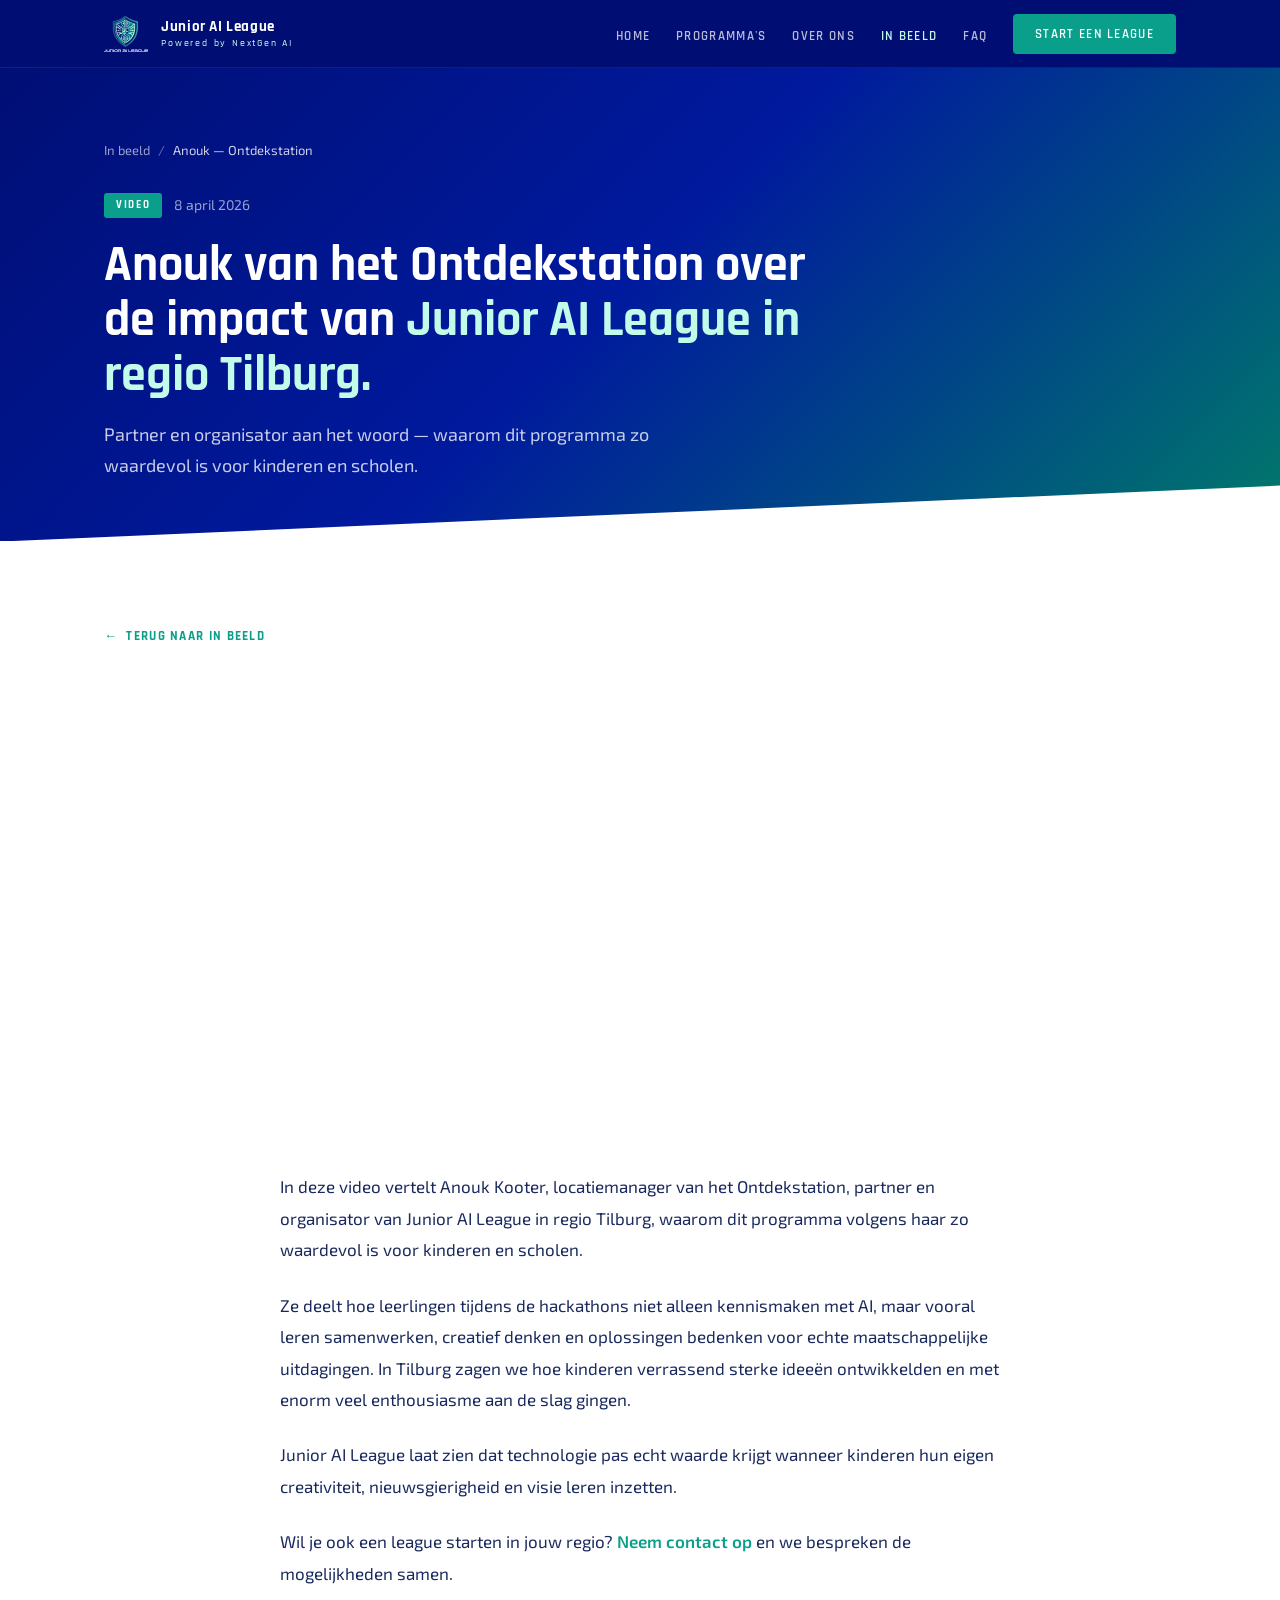
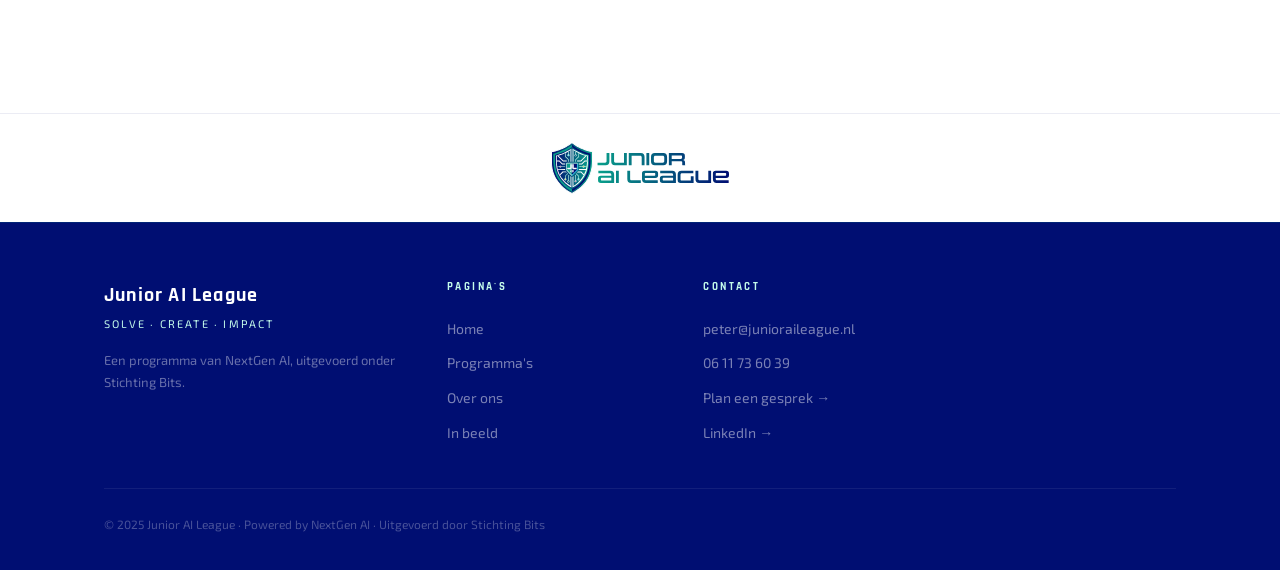
<file: media/anouk-ontdekstation.html>
<!DOCTYPE html>
<html lang="nl">
<head>
<meta charset="UTF-8"><meta name="viewport" content="width=device-width, initial-scale=1.0">
<title>Anouk van het Ontdekstation over de impact van Junior AI League – Junior AI League</title>
<link href="https://fonts.googleapis.com/css2?family=Rajdhani:wght@400;500;600;700&family=Exo+2:wght@300;400;600;700&display=swap" rel="stylesheet">
<link rel="stylesheet" href="../assets/css/style.css">
<link rel="icon" href="/assets/images/Favicon.svg" type="image/svg+xml">
<meta name="description" content="Anouk Kooter, locatiemanager van het Ontdekstation, vertelt waarom Junior AI League zo waardevol is voor kinderen en scholen in regio Tilburg.">
<meta property="og:type" content="website">
<meta property="og:site_name" content="Junior AI League">
<meta property="og:url" content="https://junioraileague.nl/media/anouk-ontdekstation">
<meta property="og:title" content="Anouk van het Ontdekstation over de impact van Junior AI League – Junior AI League">
<meta property="og:description" content="Anouk Kooter, locatiemanager van het Ontdekstation, vertelt waarom Junior AI League zo waardevol is voor kinderen en scholen in regio Tilburg.">
<meta property="og:image" content="https://junioraileague.nl/assets/images/Social-media-graph-junioraileague.png">
<meta property="og:image:width" content="1200">
<meta property="og:image:height" content="630">
<meta name="twitter:card" content="summary_large_image">
<meta name="twitter:image" content="https://junioraileague.nl/assets/images/Social-media-graph-junioraileague.png">
<style>
.article-hero { padding:140px 0 60px; background:linear-gradient(135deg,#000e72 0%,#001a9e 50%,#017a6a 100%); position:relative; overflow:hidden; }
.article-hero::after { content:''; position:absolute; bottom:-1px; left:0; right:0; height:70px; background:var(--white); clip-path:polygon(0 100%,100% 20%,100% 100%); }
.article-meta { display:flex; align-items:center; gap:12px; margin-bottom:20px; flex-wrap:wrap; }
.article-cat { background:var(--teal); color:#fff; font-family:'Rajdhani',sans-serif; font-size:11px; font-weight:700; letter-spacing:.15em; padding:4px 12px; border-radius:3px; text-transform:uppercase; }
.article-date { font-size:14px; color:rgba(255,255,255,.6); }
.article-body { max-width:720px; margin:0 auto; }
.article-body p { font-size:17px; line-height:1.85; color:var(--body); margin-bottom:24px; }
.article-body h3 { font-family:'Rajdhani',sans-serif; font-size:26px; font-weight:700; color:var(--navy); margin:40px 0 16px; }
.breadcrumb { display:flex; align-items:center; gap:8px; margin-bottom:32px; font-size:13px; }
.breadcrumb a { color:rgba(255,255,255,.6); transition:color .2s; }
.breadcrumb a:hover { color:#fff; }
.breadcrumb span { color:rgba(255,255,255,.4); }
.back-link { display:inline-flex; align-items:center; gap:8px; font-family:'Rajdhani',sans-serif; font-size:13px; font-weight:700; letter-spacing:.1em; text-transform:uppercase; color:var(--teal); margin-bottom:48px; }
.back-link::before { content:'←'; }
.video-embed { position:relative; padding-bottom:56.25%; height:0; overflow:hidden; border-radius:12px; margin:32px 0 40px; }
.video-embed iframe { position:absolute; top:0; left:0; width:100%; height:100%; border:0; }
</style>
</head>
<body>
<nav class="nav"><div class="nav-in"><a href="/" class="nav-logo"><img src="../assets/images/LOGO JAIL Dark BG.svg" onerror="this.style.display='none'" alt="Junior AI League"><div class="nav-wordmark">Junior AI League<small>Powered by NextGen AI</small></div></a><ul class="nav-links"><li><a href="/">Home</a></li><li><a href="/programmas">Programma's</a></li><li><a href="/over-ons">Over ons</a></li><li><a href="/in-beeld" class="active">In beeld</a></li><li><a href="/#faq">FAQ</a></li><li><a href="/contact" class="btn btn-teal btn-sm nav-cta">Start een league</a></li></ul><button class="nav-hamburger" aria-label="Menu openen"><span></span><span></span><span></span></button></div></nav>

<section class="article-hero">
  <div class="wrap">
    <div class="breadcrumb"><a href="/in-beeld">In beeld</a><span>/</span><span style="color:rgba(255,255,255,.8);">Anouk — Ontdekstation</span></div>
    <div class="article-meta">
      <span class="article-cat">Video</span>
      <span class="article-date">8 april 2026</span>
    </div>
    <h1 style="font-size:clamp(26px,4vw,50px);color:#fff;max-width:720px;line-height:1.1;margin-bottom:16px;">Anouk van het Ontdekstation over de impact van <em style="font-style:normal;color:var(--mint);">Junior AI League in regio Tilburg.</em></h1>
    <p style="font-size:18px;color:rgba(255,255,255,.78);max-width:620px;line-height:1.7;">Partner en organisator aan het woord — waarom dit programma zo waardevol is voor kinderen en scholen.</p>
  </div>
</section>

<section class="section-light" style="padding-top:80px;">
  <div class="wrap">
    <a href="/in-beeld" class="back-link">Terug naar In beeld</a>
    <div class="article-body">

      <div class="video-embed">
        <iframe src="https://www.youtube.com/embed/zwP1dihYoKI" allow="autoplay; fullscreen; picture-in-picture" allowfullscreen loading="lazy"></iframe>
      </div>

      <p>In deze video vertelt Anouk Kooter, locatiemanager van het Ontdekstation, partner en organisator van Junior AI League in regio Tilburg, waarom dit programma volgens haar zo waardevol is voor kinderen en scholen.</p>

      <p>Ze deelt hoe leerlingen tijdens de hackathons niet alleen kennismaken met AI, maar vooral leren samenwerken, creatief denken en oplossingen bedenken voor echte maatschappelijke uitdagingen. In Tilburg zagen we hoe kinderen verrassend sterke ideeën ontwikkelden en met enorm veel enthousiasme aan de slag gingen.</p>

      <p>Junior AI League laat zien dat technologie pas echt waarde krijgt wanneer kinderen hun eigen creativiteit, nieuwsgierigheid en visie leren inzetten.</p>

      <p>Wil je ook een league starten in jouw regio? <a href="/contact" style="color:var(--teal);font-weight:600;">Neem contact op</a> en we bespreken de mogelijkheden samen.</p>

    </div>
  </div>
</section>

<div class="footer-logo-bar"><div class="wrap"><img src="../assets/images/JAIL LOGO LIGGEND.svg" alt="Junior AI League"></div></div>
<footer class="footer"><div class="wrap"><div class="footer-grid"><div><div class="footer-name">Junior AI League</div><div class="footer-tag">Solve · Create · Impact</div><p class="footer-desc">Een programma van NextGen AI, uitgevoerd onder Stichting Bits.</p></div><div><div class="footer-h">Pagina's</div><ul class="footer-links"><li><a href="/">Home</a></li><li><a href="/programmas">Programma's</a></li><li><a href="/over-ons">Over ons</a></li><li><a href="/in-beeld">In beeld</a></li></ul></div><div><div class="footer-h">Contact</div><ul class="footer-links"><li><a href="mailto:peter@junioraileague.nl">peter@junioraileague.nl</a></li><li><a href="tel:0611736039">06 11 73 60 39</a></li><li><a href="https://calendly.com/peter-impact" target="_blank" rel="noopener">Plan een gesprek →</a></li><li><a href="https://www.linkedin.com/company/junior-ai-league" target="_blank" rel="noopener">LinkedIn →</a></li></ul></div><div></div></div><div class="footer-bottom"><p>© 2025 Junior AI League · Powered by NextGen AI · Uitgevoerd door Stichting Bits</p></div></div></footer>
<script src="../assets/js/main.js"></script>
</body>
</html>
</file>
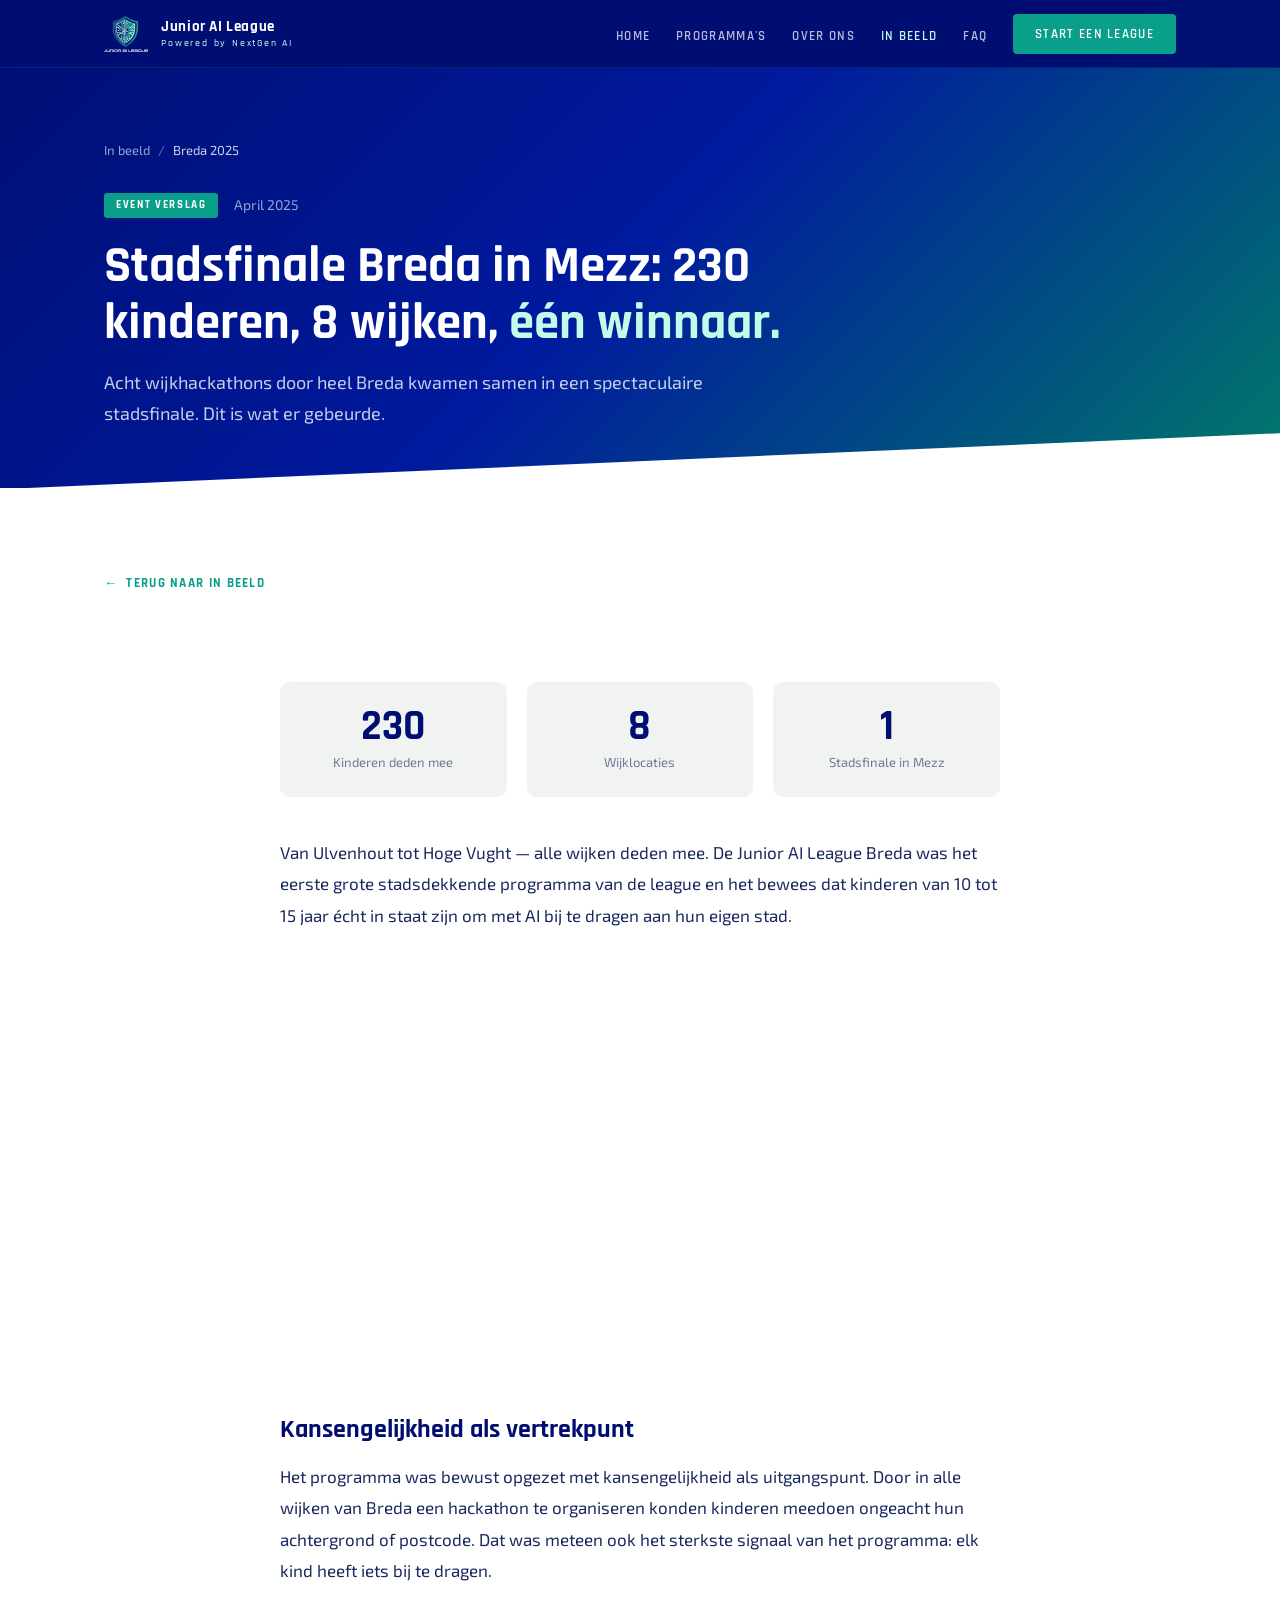
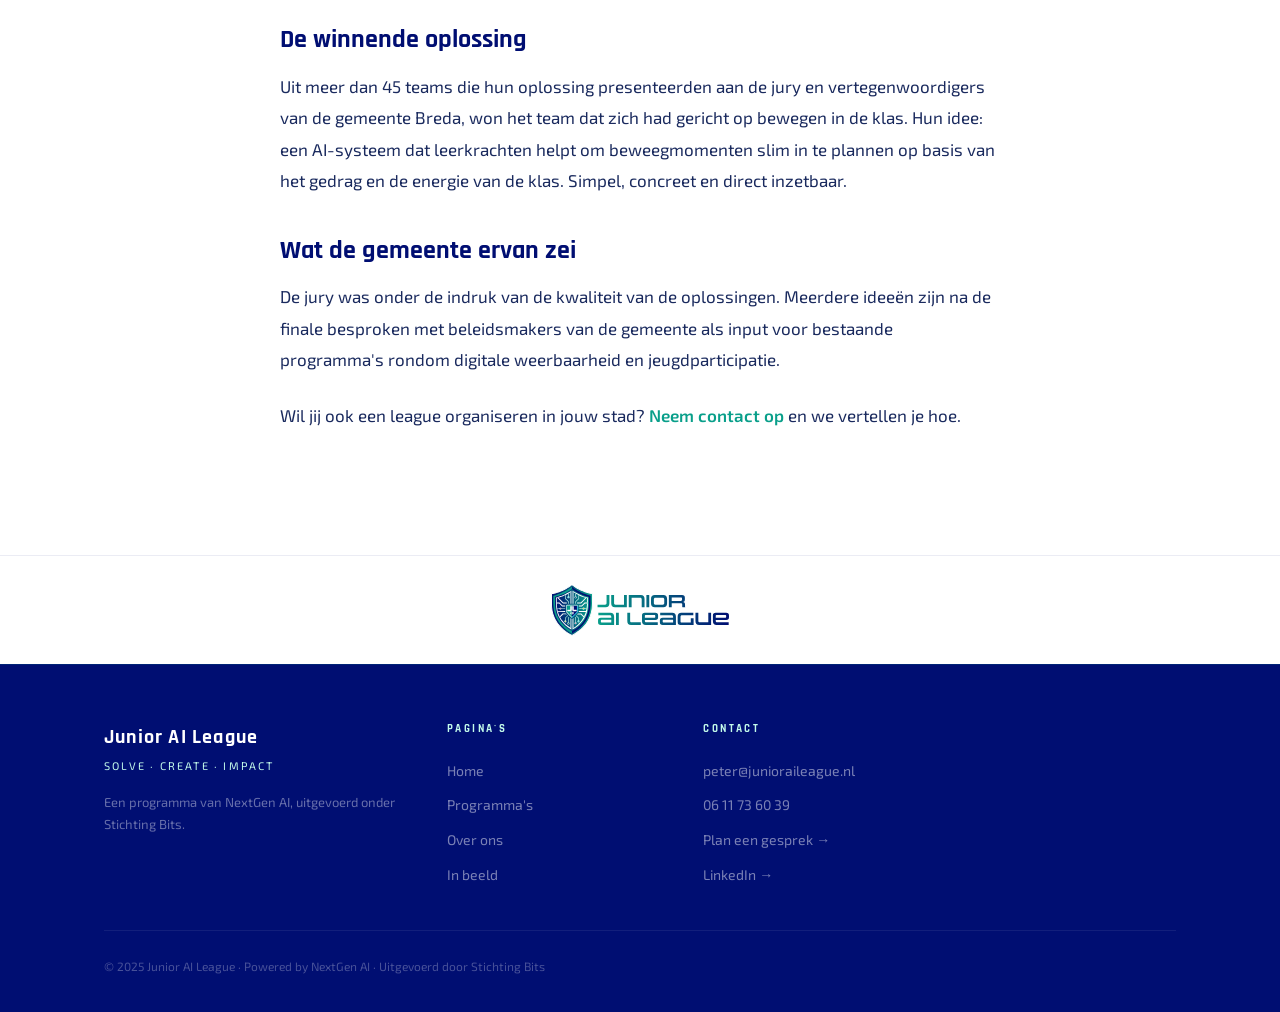
<file: media/breda-2025.html>
<!DOCTYPE html>
<html lang="nl">
<head>
<meta charset="UTF-8"><meta name="viewport" content="width=device-width, initial-scale=1.0">
<title>Stadsfinale Breda 2025 – Junior AI League</title>
<link href="https://fonts.googleapis.com/css2?family=Rajdhani:wght@400;500;600;700&family=Exo+2:wght@300;400;600;700&display=swap" rel="stylesheet">
<link rel="stylesheet" href="../assets/css/style.css">
<link rel="icon" href="/assets/images/Favicon.svg" type="image/svg+xml">
<meta name="description" content="230 kinderen, 8 wijken, één winnaar. Acht wijkhackathons kwamen samen in een spectaculaire stadsfinale in Mezz.">
<meta property="og:type" content="website">
<meta property="og:site_name" content="Junior AI League">
<meta property="og:url" content="https://junioraileague.nl/media/breda-2025">
<meta property="og:title" content="Stadsfinale Breda 2025 – Junior AI League">
<meta property="og:description" content="230 kinderen, 8 wijken, één winnaar. Acht wijkhackathons kwamen samen in een spectaculaire stadsfinale in Mezz.">
<meta property="og:image" content="https://junioraileague.nl/assets/images/Social-media-graph-junioraileague.png">
<meta property="og:image:width" content="1200">
<meta property="og:image:height" content="630">
<meta name="twitter:card" content="summary_large_image">
<meta name="twitter:image" content="https://junioraileague.nl/assets/images/Social-media-graph-junioraileague.png">
<style>
.article-hero { padding:140px 0 60px; background:linear-gradient(135deg,#000e72 0%,#001a9e 50%,#017a6a 100%); position:relative; overflow:hidden; }
.article-hero::after { content:''; position:absolute; bottom:-1px; left:0; right:0; height:70px; background:var(--white); clip-path:polygon(0 100%,100% 20%,100% 100%); }
.article-meta { display:flex; align-items:center; gap:16px; margin-bottom:20px; flex-wrap:wrap; }
.article-cat { background:var(--teal); color:#fff; font-family:'Rajdhani',sans-serif; font-size:11px; font-weight:700; letter-spacing:.15em; padding:4px 12px; border-radius:3px; text-transform:uppercase; }
.article-date { font-size:14px; color:rgba(255,255,255,.6); }
.article-body { max-width:720px; margin:0 auto; }
.article-body p { font-size:17px; line-height:1.85; color:var(--body); margin-bottom:24px; }
.article-body h3 { font-family:'Rajdhani',sans-serif; font-size:26px; font-weight:700; color:var(--navy); margin:40px 0 16px; }
.article-img { width:100%; height:360px; background:linear-gradient(135deg,var(--navy),var(--teal)); border-radius:12px; margin:40px 0; display:flex; align-items:center; justify-content:center; }
.article-img svg { width:80px; height:80px; fill:rgba(255,255,255,.2); }
.article-img-cap { text-align:center; font-size:13px; color:var(--body); opacity:.55; margin-top:-28px; margin-bottom:40px; }
.stats-inline { display:grid; grid-template-columns:repeat(3,1fr); gap:20px; margin:40px 0; }
.stat-card { background:var(--gray); border-radius:10px; padding:24px; text-align:center; }
.stat-card-n { font-family:'Rajdhani',sans-serif; font-size:42px; font-weight:700; color:var(--navy); line-height:1; display:block; }
.stat-card-l { font-size:13px; color:var(--body); opacity:.6; margin-top:4px; }
.breadcrumb { display:flex; align-items:center; gap:8px; margin-bottom:32px; font-size:13px; }
.breadcrumb a { color:rgba(255,255,255,.6); transition:color .2s; }
.breadcrumb a:hover { color:#fff; }
.breadcrumb span { color:rgba(255,255,255,.4); }
.back-link { display:inline-flex; align-items:center; gap:8px; font-family:'Rajdhani',sans-serif; font-size:13px; font-weight:700; letter-spacing:.1em; text-transform:uppercase; color:var(--teal); margin-bottom:48px; }
.back-link::before { content:'←'; }
</style>
</head>
<body>
<nav class="nav"><div class="nav-in"><a href="/" class="nav-logo"><img src="../assets/images/LOGO JAIL Dark BG.svg" onerror="this.style.display='none'" alt="Junior AI League"><div class="nav-wordmark">Junior AI League<small>Powered by NextGen AI</small></div></a><ul class="nav-links"><li><a href="/">Home</a></li><li><a href="/programmas">Programma's</a></li><li><a href="/over-ons">Over ons</a></li><li><a href="/in-beeld" class="active">In beeld</a></li><li><a href="/#faq">FAQ</a></li><li><a href="/contact" class="btn btn-teal btn-sm nav-cta">Start een league</a></li></ul><button class="nav-hamburger" aria-label="Menu openen"><span></span><span></span><span></span></button></div></nav>

<section class="article-hero">
  <div class="wrap">
    <div class="breadcrumb"><a href="/in-beeld">In beeld</a><span>/</span><span style="color:rgba(255,255,255,.8);">Breda 2025</span></div>
    <div class="article-meta">
      <span class="article-cat">Event verslag</span>
      <span class="article-date">April 2025</span>
    </div>
    <h1 style="font-size:clamp(28px,4vw,52px);color:#fff;max-width:720px;line-height:1.1;margin-bottom:16px;">Stadsfinale Breda in Mezz: 230 kinderen, 8 wijken, <em style="font-style:normal;color:var(--mint);">één winnaar.</em></h1>
    <p style="font-size:18px;color:rgba(255,255,255,.78);max-width:620px;line-height:1.7;">Acht wijkhackathons door heel Breda kwamen samen in een spectaculaire stadsfinale. Dit is wat er gebeurde.</p>
  </div>
</section>

<section class="section-light" style="padding-top:80px;">
  <div class="wrap">
    <a href="/in-beeld" class="back-link">Terug naar In beeld</a>
    <div class="article-body">
      <div class="stats-inline">
        <div class="stat-card"><span class="stat-card-n">230</span><div class="stat-card-l">Kinderen deden mee</div></div>
        <div class="stat-card"><span class="stat-card-n">8</span><div class="stat-card-l">Wijklocaties</div></div>
        <div class="stat-card"><span class="stat-card-n">1</span><div class="stat-card-l">Stadsfinale in Mezz</div></div>
      </div>

      <p>Van Ulvenhout tot Hoge Vught — alle wijken deden mee. De Junior AI League Breda was het eerste grote stadsdekkende programma van de league en het bewees dat kinderen van 10 tot 15 jaar écht in staat zijn om met AI bij te dragen aan hun eigen stad.</p>

      <div style="position:relative;width:100%;padding-bottom:56.25%;border-radius:12px;overflow:hidden;margin:40px 0;">
        <iframe src="https://www.youtube.com/embed/eHxyDivkOxM" title="Stadsfinale Breda 2025 — Junior AI League" frameborder="0" allow="accelerometer; autoplay; clipboard-write; encrypted-media; gyroscope; picture-in-picture; web-share" allowfullscreen style="position:absolute;inset:0;width:100%;height:100%;border:none;"></iframe>
      </div>

      <h3>Kansengelijkheid als vertrekpunt</h3>
      <p>Het programma was bewust opgezet met kansengelijkheid als uitgangspunt. Door in alle wijken van Breda een hackathon te organiseren konden kinderen meedoen ongeacht hun achtergrond of postcode. Dat was meteen ook het sterkste signaal van het programma: elk kind heeft iets bij te dragen.</p>

      <h3>De winnende oplossing</h3>
      <p>Uit meer dan 45 teams die hun oplossing presenteerden aan de jury en vertegenwoordigers van de gemeente Breda, won het team dat zich had gericht op bewegen in de klas. Hun idee: een AI-systeem dat leerkrachten helpt om beweegmomenten slim in te plannen op basis van het gedrag en de energie van de klas. Simpel, concreet en direct inzetbaar.</p>

      <h3>Wat de gemeente ervan zei</h3>
      <p>De jury was onder de indruk van de kwaliteit van de oplossingen. Meerdere ideeën zijn na de finale besproken met beleidsmakers van de gemeente als input voor bestaande programma's rondom digitale weerbaarheid en jeugdparticipatie.</p>

      <p>Wil jij ook een league organiseren in jouw stad? <a href="/#contact" style="color:var(--teal);font-weight:600;">Neem contact op</a> en we vertellen je hoe.</p>
    </div>
  </div>
</section>

<div class="footer-logo-bar"><div class="wrap"><img src="../assets/images/JAIL LOGO LIGGEND.svg" alt="Junior AI League"></div></div>
<footer class="footer"><div class="wrap"><div class="footer-grid"><div><div class="footer-name">Junior AI League</div><div class="footer-tag">Solve · Create · Impact</div><p class="footer-desc">Een programma van NextGen AI, uitgevoerd onder Stichting Bits.</p></div><div><div class="footer-h">Pagina's</div><ul class="footer-links"><li><a href="/">Home</a></li><li><a href="/programmas">Programma's</a></li><li><a href="/over-ons">Over ons</a></li><li><a href="/in-beeld">In beeld</a></li></ul></div><div><div class="footer-h">Contact</div><ul class="footer-links"><li><a href="mailto:peter@junioraileague.nl">peter@junioraileague.nl</a></li><li><a href="tel:0611736039">06 11 73 60 39</a></li><li><a href="https://calendly.com/peter-impact" target="_blank" rel="noopener">Plan een gesprek →</a></li><li><a href="https://www.linkedin.com/company/junior-ai-league" target="_blank" rel="noopener">LinkedIn →</a></li></ul></div><div></div></div><div class="footer-bottom"><p>© 2025 Junior AI League · Powered by NextGen AI · Uitgevoerd door Stichting Bits</p></div></div></footer>
<script src="../assets/js/main.js"></script>
</body>
</html>
</file>
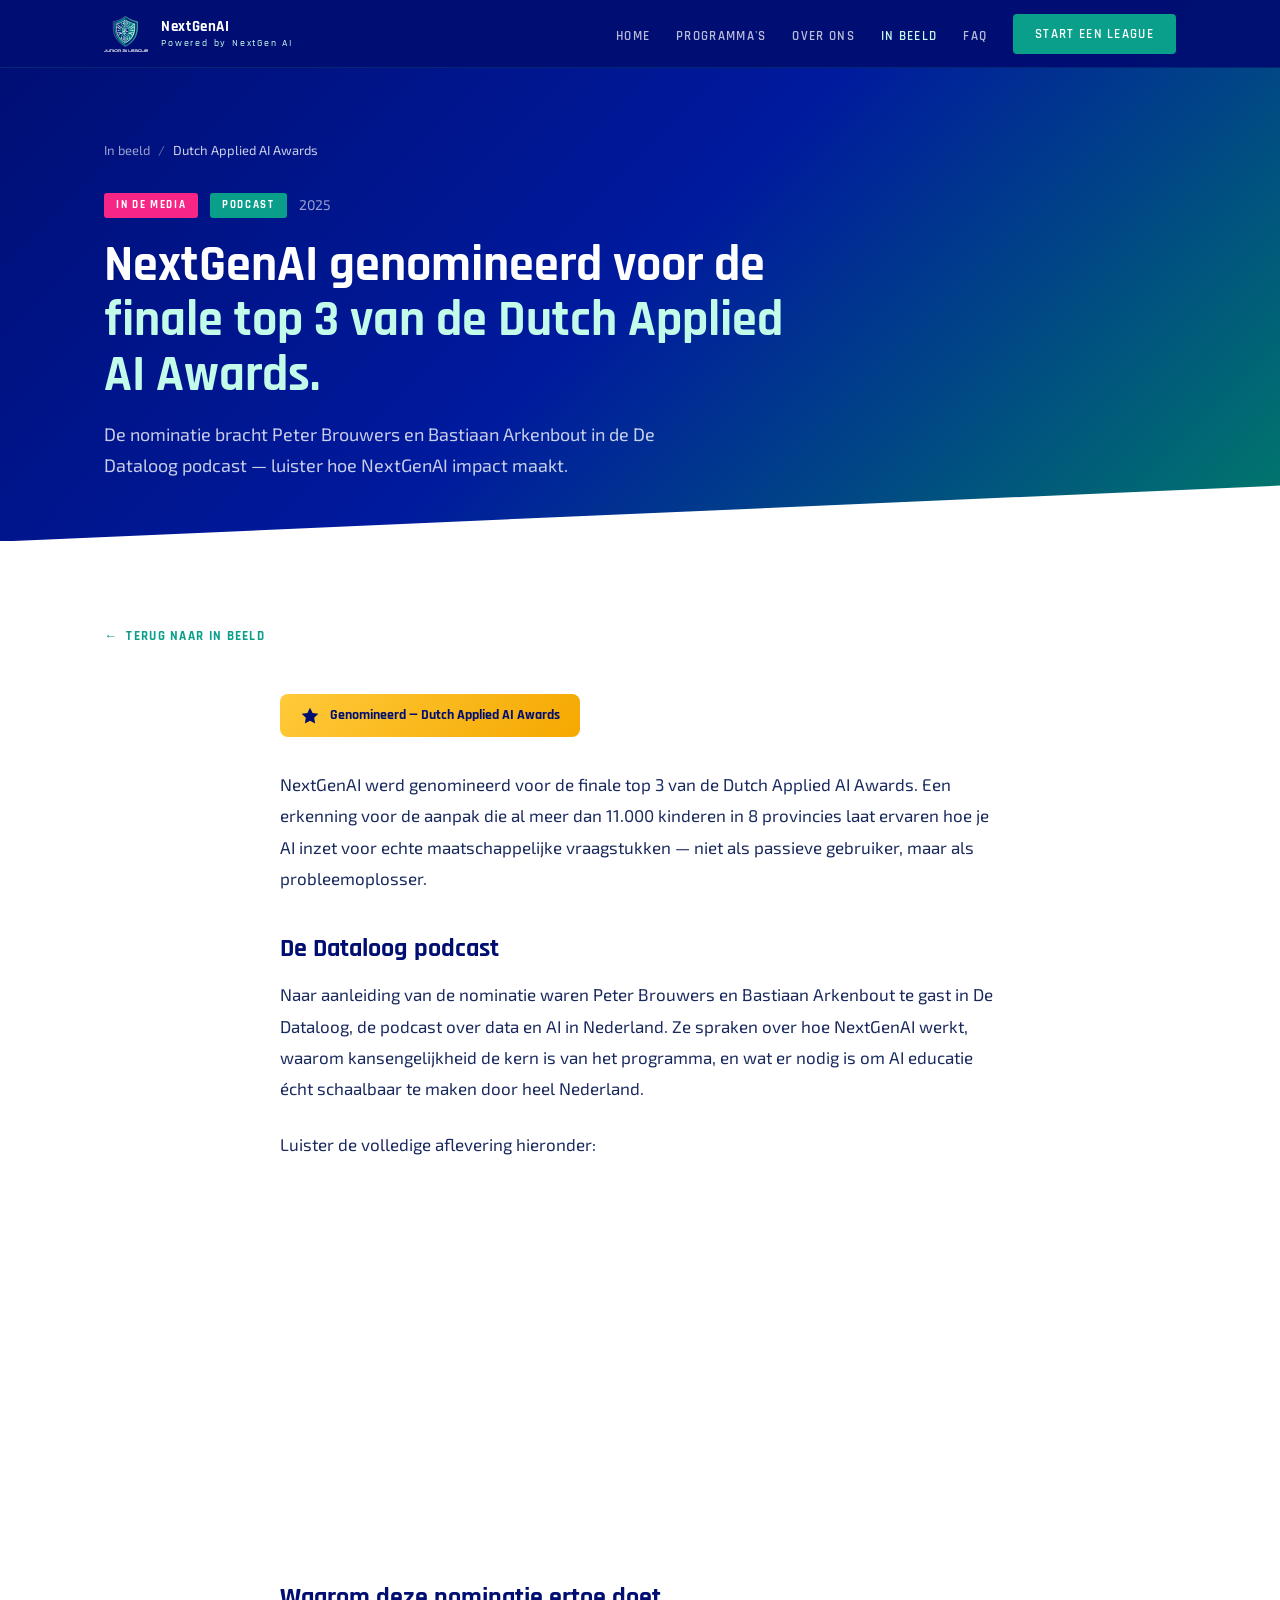
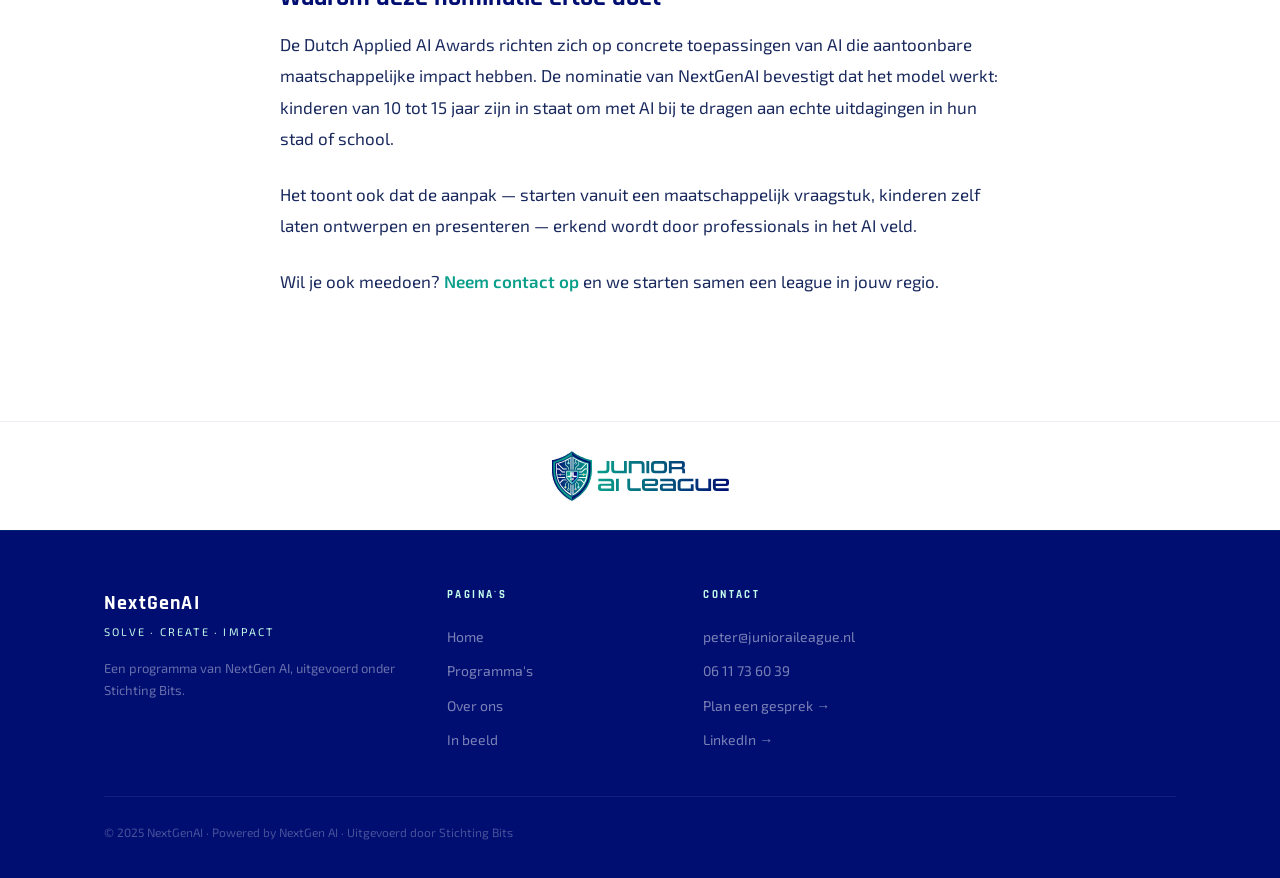
<file: media/dataloog-awards.html>
<!DOCTYPE html>
<html lang="nl">
<head>
<meta charset="UTF-8"><meta name="viewport" content="width=device-width, initial-scale=1.0">
<title>NextGenAI genomineerd voor Dutch Applied AI Awards finale – NextGenAI in de top 3</title>
<link href="https://fonts.googleapis.com/css2?family=Rajdhani:wght@400;500;600;700&family=Exo+2:wght@300;400;600;700&display=swap" rel="stylesheet">
<link rel="stylesheet" href="../assets/css/style.css">
<link rel="icon" href="/assets/images/Favicon.svg" type="image/svg+xml">
<meta name="description" content="NextGenAI genomineerd voor de Dutch Applied AI Awards. Peter Brouwers en Bastiaan Arkenbout te gast in De Dataloog podcast.">
<meta property="og:type" content="website">
<meta property="og:site_name" content="NextGenAI">
<meta property="og:url" content="https://junioraileague.nl/media/dataloog-awards">
<meta property="og:title" content="NextGenAI genomineerd voor Dutch Applied AI Awards – NextGenAI">
<meta property="og:description" content="NextGenAI genomineerd voor de Dutch Applied AI Awards. Peter Brouwers en Bastiaan Arkenbout te gast in De Dataloog podcast.">
<meta property="og:image" content="https://junioraileague.nl/assets/images/Social-media-graph-junioraileague.png">
<meta property="og:image:width" content="1200">
<meta property="og:image:height" content="630">
<meta name="twitter:card" content="summary_large_image">
<meta name="twitter:image" content="https://junioraileague.nl/assets/images/Social-media-graph-junioraileague.png">
<style>
.article-hero { padding:140px 0 60px; background:linear-gradient(135deg,#000e72 0%,#001a9e 50%,#017a6a 100%); position:relative; overflow:hidden; }
.article-hero::after { content:''; position:absolute; bottom:-1px; left:0; right:0; height:70px; background:var(--white); clip-path:polygon(0 100%,100% 20%,100% 100%); }
.article-meta { display:flex; align-items:center; gap:12px; margin-bottom:20px; flex-wrap:wrap; }
.article-cat { background:var(--teal); color:#fff; font-family:'Rajdhani',sans-serif; font-size:11px; font-weight:700; letter-spacing:.15em; padding:4px 12px; border-radius:3px; text-transform:uppercase; }
.article-cat-media { background:#f72585; }
.article-date { font-size:14px; color:rgba(255,255,255,.6); }
.article-body { max-width:720px; margin:0 auto; }
.article-body p { font-size:17px; line-height:1.85; color:var(--body); margin-bottom:24px; }
.article-body h3 { font-family:'Rajdhani',sans-serif; font-size:26px; font-weight:700; color:var(--navy); margin:40px 0 16px; }
.breadcrumb { display:flex; align-items:center; gap:8px; margin-bottom:32px; font-size:13px; }
.breadcrumb a { color:rgba(255,255,255,.6); transition:color .2s; }
.breadcrumb a:hover { color:#fff; }
.breadcrumb span { color:rgba(255,255,255,.4); }
.back-link { display:inline-flex; align-items:center; gap:8px; font-family:'Rajdhani',sans-serif; font-size:13px; font-weight:700; letter-spacing:.1em; text-transform:uppercase; color:var(--teal); margin-bottom:48px; }
.back-link::before { content:'←'; }
.award-badge { display:inline-flex; align-items:center; gap:10px; background:linear-gradient(135deg,#ffca3a,#f5a800); color:var(--navy); font-family:'Rajdhani',sans-serif; font-size:14px; font-weight:700; padding:10px 20px; border-radius:8px; margin-bottom:32px; }
</style>
</head>
<body>
<nav class="nav"><div class="nav-in"><a href="/" class="nav-logo"><img src="../assets/images/LOGO JAIL Dark BG.svg" onerror="this.style.display='none'" alt="NextGenAI"><div class="nav-wordmark">NextGenAI<small>Powered by NextGen AI</small></div></a><ul class="nav-links"><li><a href="/">Home</a></li><li><a href="/programmas">Programma's</a></li><li><a href="/over-ons">Over ons</a></li><li><a href="/in-beeld" class="active">In beeld</a></li><li><a href="/#faq">FAQ</a></li><li><a href="/contact" class="btn btn-teal btn-sm nav-cta">Start een league</a></li></ul><button class="nav-hamburger" aria-label="Menu openen"><span></span><span></span><span></span></button></div></nav>

<section class="article-hero">
  <div class="wrap">
    <div class="breadcrumb"><a href="/in-beeld">In beeld</a><span>/</span><span style="color:rgba(255,255,255,.8);">Dutch Applied AI Awards</span></div>
    <div class="article-meta">
      <span class="article-cat article-cat-media">In de media</span>
      <span class="article-cat">Podcast</span>
      <span class="article-date">2025</span>
    </div>
    <h1 style="font-size:clamp(26px,4vw,50px);color:#fff;max-width:720px;line-height:1.1;margin-bottom:16px;">NextGenAI genomineerd voor de <em style="font-style:normal;color:var(--mint);">finale top 3 van de Dutch Applied AI Awards.</em></h1>
    <p style="font-size:18px;color:rgba(255,255,255,.78);max-width:620px;line-height:1.7;">De nominatie bracht Peter Brouwers en Bastiaan Arkenbout in de De Dataloog podcast — luister hoe NextGenAI impact maakt.</p>
  </div>
</section>

<section class="section-light" style="padding-top:80px;">
  <div class="wrap">
    <a href="/in-beeld" class="back-link">Terug naar In beeld</a>
    <div class="article-body">

      <div class="award-badge">
        <svg viewBox="0 0 24 24" width="20" height="20" style="fill:var(--navy);flex-shrink:0;"><path d="M12 2l3.09 6.26L22 9.27l-5 4.87 1.18 6.88L12 17.77l-6.18 3.25L7 14.14 2 9.27l6.91-1.01L12 2z"/></svg>
        Genomineerd — Dutch Applied AI Awards
      </div>

      <p>NextGenAI werd genomineerd voor de finale top 3 van de Dutch Applied AI Awards. Een erkenning voor de aanpak die al meer dan 11.000 kinderen in 8 provincies laat ervaren hoe je AI inzet voor echte maatschappelijke vraagstukken — niet als passieve gebruiker, maar als probleemoplosser.</p>

      <h3>De Dataloog podcast</h3>
      <p>Naar aanleiding van de nominatie waren Peter Brouwers en Bastiaan Arkenbout te gast in De Dataloog, de podcast over data en AI in Nederland. Ze spraken over hoe NextGenAI werkt, waarom kansengelijkheid de kern is van het programma, en wat er nodig is om AI educatie écht schaalbaar te maken door heel Nederland.</p>
      <p>Luister de volledige aflevering hieronder:</p>

      <div style="margin:32px 0;">
        <iframe data-testid="embed-iframe" style="border-radius:12px;display:block;" src="https://open.spotify.com/embed/episode/6bUGWUz0d2JRnmUcN4BByK?utm_source=generator" width="100%" height="352" frameborder="0" allowfullscreen allow="autoplay; clipboard-write; encrypted-media; fullscreen; picture-in-picture" loading="lazy"></iframe>
      </div>

      <h3>Waarom deze nominatie ertoe doet</h3>
      <p>De Dutch Applied AI Awards richten zich op concrete toepassingen van AI die aantoonbare maatschappelijke impact hebben. De nominatie van NextGenAI bevestigt dat het model werkt: kinderen van 10 tot 15 jaar zijn in staat om met AI bij te dragen aan echte uitdagingen in hun stad of school.</p>
      <p>Het toont ook dat de aanpak — starten vanuit een maatschappelijk vraagstuk, kinderen zelf laten ontwerpen en presenteren — erkend wordt door professionals in het AI veld.</p>

      <p>Wil je ook meedoen? <a href="/contact" style="color:var(--teal);font-weight:600;">Neem contact op</a> en we starten samen een league in jouw regio.</p>
    </div>
  </div>
</section>

<div class="footer-logo-bar"><div class="wrap"><img src="../assets/images/JAIL LOGO LIGGEND.svg" alt="NextGenAI"></div></div>
<footer class="footer"><div class="wrap"><div class="footer-grid"><div><div class="footer-name">NextGenAI</div><div class="footer-tag">Solve · Create · Impact</div><p class="footer-desc">Een programma van NextGen AI, uitgevoerd onder Stichting Bits.</p></div><div><div class="footer-h">Pagina's</div><ul class="footer-links"><li><a href="/">Home</a></li><li><a href="/programmas">Programma's</a></li><li><a href="/over-ons">Over ons</a></li><li><a href="/in-beeld">In beeld</a></li></ul></div><div><div class="footer-h">Contact</div><ul class="footer-links"><li><a href="mailto:peter@junioraileague.nl">peter@junioraileague.nl</a></li><li><a href="tel:0611736039">06 11 73 60 39</a></li><li><a href="https://calendly.com/peter-impact" target="_blank" rel="noopener">Plan een gesprek →</a></li><li><a href="https://www.linkedin.com/company/junior-ai-league" target="_blank" rel="noopener">LinkedIn →</a></li></ul></div><div></div></div><div class="footer-bottom"><p>© 2025 NextGenAI · Powered by NextGen AI · Uitgevoerd door Stichting Bits</p></div></div></footer>
<script src="../assets/js/main.js"></script>
</body>
</html>
</file>
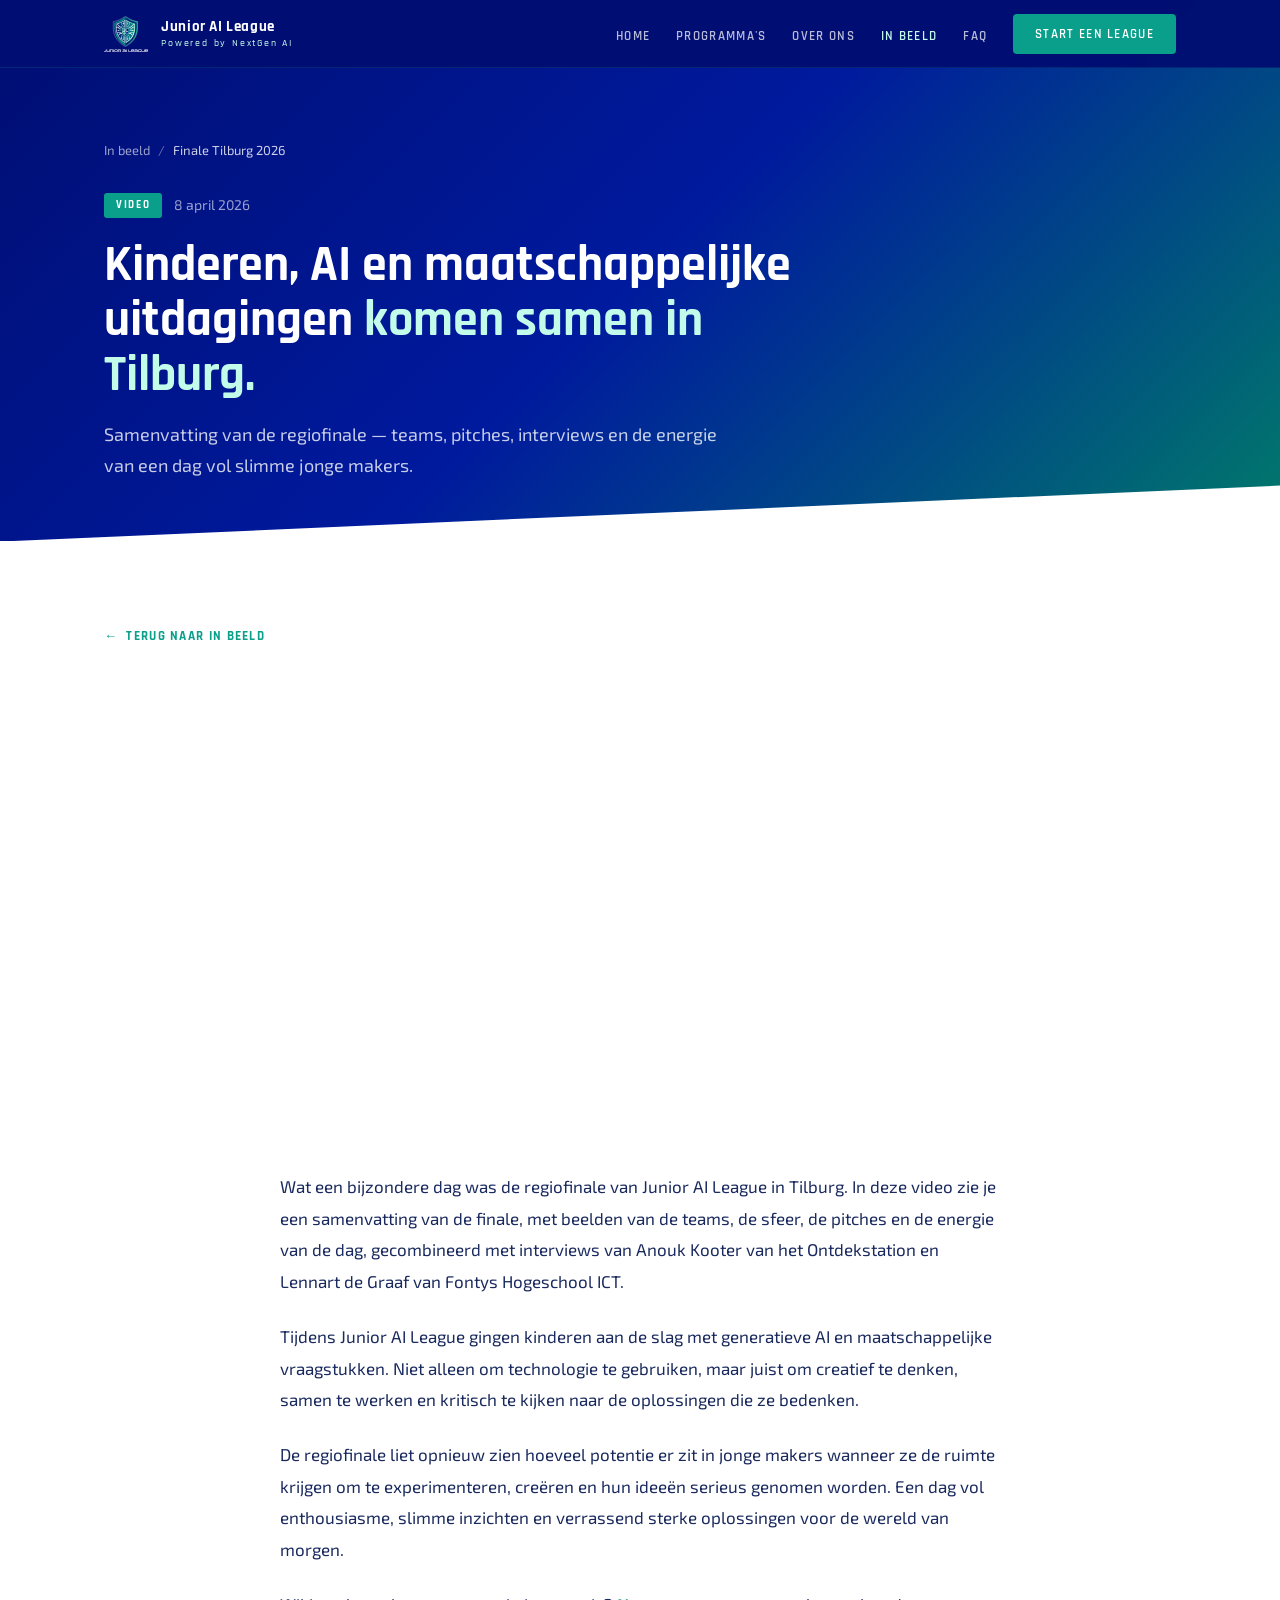
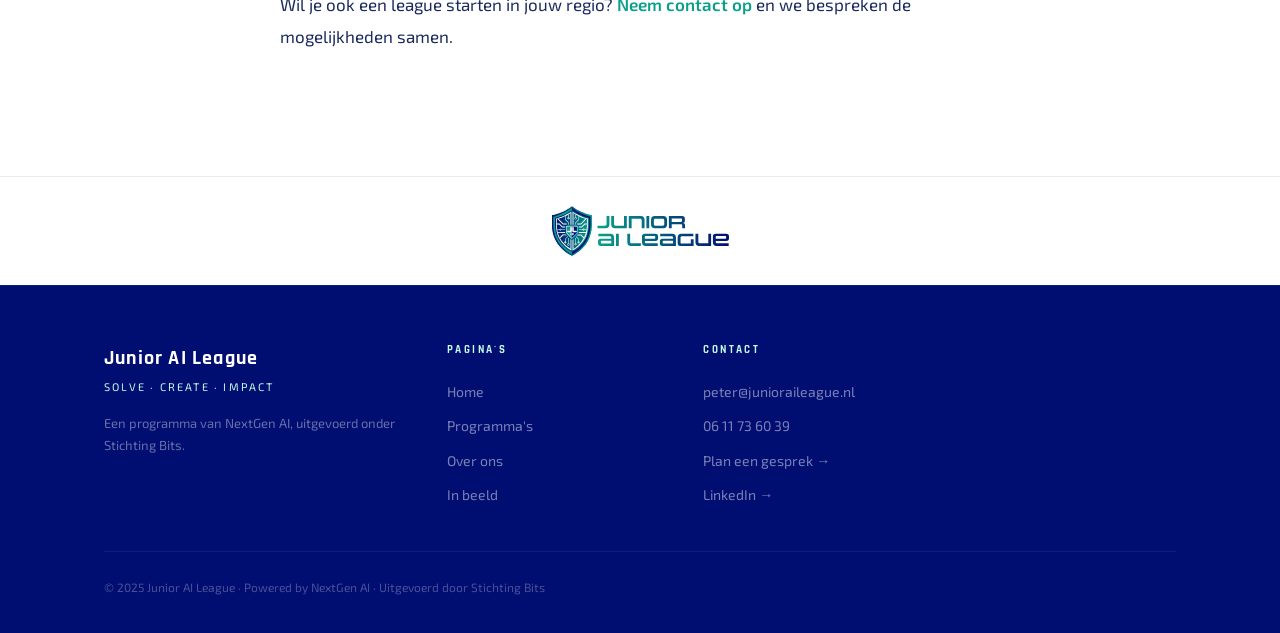
<file: media/finale-tilburg-2026.html>
<!DOCTYPE html>
<html lang="nl">
<head>
<meta charset="UTF-8"><meta name="viewport" content="width=device-width, initial-scale=1.0">
<title>Kinderen, AI en maatschappelijke uitdagingen komen samen in Tilburg – Junior AI League</title>
<link href="https://fonts.googleapis.com/css2?family=Rajdhani:wght@400;500;600;700&family=Exo+2:wght@300;400;600;700&display=swap" rel="stylesheet">
<link rel="stylesheet" href="../assets/css/style.css">
<link rel="icon" href="/assets/images/Favicon.svg" type="image/svg+xml">
<meta name="description" content="Samenvatting van de regiofinale van Junior AI League in Tilburg — teams, pitches, interviews en de energie van de dag.">
<meta property="og:type" content="website">
<meta property="og:site_name" content="Junior AI League">
<meta property="og:url" content="https://junioraileague.nl/media/finale-tilburg-2026">
<meta property="og:title" content="Kinderen, AI en maatschappelijke uitdagingen komen samen in Tilburg – Junior AI League">
<meta property="og:description" content="Samenvatting van de regiofinale van Junior AI League in Tilburg — teams, pitches, interviews en de energie van de dag.">
<meta property="og:image" content="https://junioraileague.nl/assets/images/Social-media-graph-junioraileague.png">
<meta property="og:image:width" content="1200">
<meta property="og:image:height" content="630">
<meta name="twitter:card" content="summary_large_image">
<meta name="twitter:image" content="https://junioraileague.nl/assets/images/Social-media-graph-junioraileague.png">
<style>
.article-hero { padding:140px 0 60px; background:linear-gradient(135deg,#000e72 0%,#001a9e 50%,#017a6a 100%); position:relative; overflow:hidden; }
.article-hero::after { content:''; position:absolute; bottom:-1px; left:0; right:0; height:70px; background:var(--white); clip-path:polygon(0 100%,100% 20%,100% 100%); }
.article-meta { display:flex; align-items:center; gap:12px; margin-bottom:20px; flex-wrap:wrap; }
.article-cat { background:var(--teal); color:#fff; font-family:'Rajdhani',sans-serif; font-size:11px; font-weight:700; letter-spacing:.15em; padding:4px 12px; border-radius:3px; text-transform:uppercase; }
.article-date { font-size:14px; color:rgba(255,255,255,.6); }
.article-body { max-width:720px; margin:0 auto; }
.article-body p { font-size:17px; line-height:1.85; color:var(--body); margin-bottom:24px; }
.article-body h3 { font-family:'Rajdhani',sans-serif; font-size:26px; font-weight:700; color:var(--navy); margin:40px 0 16px; }
.breadcrumb { display:flex; align-items:center; gap:8px; margin-bottom:32px; font-size:13px; }
.breadcrumb a { color:rgba(255,255,255,.6); transition:color .2s; }
.breadcrumb a:hover { color:#fff; }
.breadcrumb span { color:rgba(255,255,255,.4); }
.back-link { display:inline-flex; align-items:center; gap:8px; font-family:'Rajdhani',sans-serif; font-size:13px; font-weight:700; letter-spacing:.1em; text-transform:uppercase; color:var(--teal); margin-bottom:48px; }
.back-link::before { content:'←'; }
.video-embed { position:relative; padding-bottom:56.25%; height:0; overflow:hidden; border-radius:12px; margin:32px 0 40px; }
.video-embed iframe { position:absolute; top:0; left:0; width:100%; height:100%; border:0; }
</style>
</head>
<body>
<nav class="nav"><div class="nav-in"><a href="/" class="nav-logo"><img src="../assets/images/LOGO JAIL Dark BG.svg" onerror="this.style.display='none'" alt="Junior AI League"><div class="nav-wordmark">Junior AI League<small>Powered by NextGen AI</small></div></a><ul class="nav-links"><li><a href="/">Home</a></li><li><a href="/programmas">Programma's</a></li><li><a href="/over-ons">Over ons</a></li><li><a href="/in-beeld" class="active">In beeld</a></li><li><a href="/#faq">FAQ</a></li><li><a href="/contact" class="btn btn-teal btn-sm nav-cta">Start een league</a></li></ul><button class="nav-hamburger" aria-label="Menu openen"><span></span><span></span><span></span></button></div></nav>

<section class="article-hero">
  <div class="wrap">
    <div class="breadcrumb"><a href="/in-beeld">In beeld</a><span>/</span><span style="color:rgba(255,255,255,.8);">Finale Tilburg 2026</span></div>
    <div class="article-meta">
      <span class="article-cat">Video</span>
      <span class="article-date">8 april 2026</span>
    </div>
    <h1 style="font-size:clamp(26px,4vw,50px);color:#fff;max-width:720px;line-height:1.1;margin-bottom:16px;">Kinderen, AI en maatschappelijke uitdagingen <em style="font-style:normal;color:var(--mint);">komen samen in Tilburg.</em></h1>
    <p style="font-size:18px;color:rgba(255,255,255,.78);max-width:620px;line-height:1.7;">Samenvatting van de regiofinale — teams, pitches, interviews en de energie van een dag vol slimme jonge makers.</p>
  </div>
</section>

<section class="section-light" style="padding-top:80px;">
  <div class="wrap">
    <a href="/in-beeld" class="back-link">Terug naar In beeld</a>
    <div class="article-body">

      <div class="video-embed">
        <iframe src="https://www.youtube.com/embed/AWjYuwMoX80" allow="autoplay; fullscreen; picture-in-picture" allowfullscreen loading="lazy"></iframe>
      </div>

      <p>Wat een bijzondere dag was de regiofinale van Junior AI League in Tilburg. In deze video zie je een samenvatting van de finale, met beelden van de teams, de sfeer, de pitches en de energie van de dag, gecombineerd met interviews van Anouk Kooter van het Ontdekstation en Lennart de Graaf van Fontys Hogeschool ICT.</p>

      <p>Tijdens Junior AI League gingen kinderen aan de slag met generatieve AI en maatschappelijke vraagstukken. Niet alleen om technologie te gebruiken, maar juist om creatief te denken, samen te werken en kritisch te kijken naar de oplossingen die ze bedenken.</p>

      <p>De regiofinale liet opnieuw zien hoeveel potentie er zit in jonge makers wanneer ze de ruimte krijgen om te experimenteren, creëren en hun ideeën serieus genomen worden. Een dag vol enthousiasme, slimme inzichten en verrassend sterke oplossingen voor de wereld van morgen.</p>

      <p>Wil je ook een league starten in jouw regio? <a href="/contact" style="color:var(--teal);font-weight:600;">Neem contact op</a> en we bespreken de mogelijkheden samen.</p>

    </div>
  </div>
</section>

<div class="footer-logo-bar"><div class="wrap"><img src="../assets/images/JAIL LOGO LIGGEND.svg" alt="Junior AI League"></div></div>
<footer class="footer"><div class="wrap"><div class="footer-grid"><div><div class="footer-name">Junior AI League</div><div class="footer-tag">Solve · Create · Impact</div><p class="footer-desc">Een programma van NextGen AI, uitgevoerd onder Stichting Bits.</p></div><div><div class="footer-h">Pagina's</div><ul class="footer-links"><li><a href="/">Home</a></li><li><a href="/programmas">Programma's</a></li><li><a href="/over-ons">Over ons</a></li><li><a href="/in-beeld">In beeld</a></li></ul></div><div><div class="footer-h">Contact</div><ul class="footer-links"><li><a href="mailto:peter@junioraileague.nl">peter@junioraileague.nl</a></li><li><a href="tel:0611736039">06 11 73 60 39</a></li><li><a href="https://calendly.com/peter-impact" target="_blank" rel="noopener">Plan een gesprek →</a></li><li><a href="https://www.linkedin.com/company/junior-ai-league" target="_blank" rel="noopener">LinkedIn →</a></li></ul></div><div></div></div><div class="footer-bottom"><p>© 2025 Junior AI League · Powered by NextGen AI · Uitgevoerd door Stichting Bits</p></div></div></footer>
<script src="../assets/js/main.js"></script>
</body>
</html>
</file>
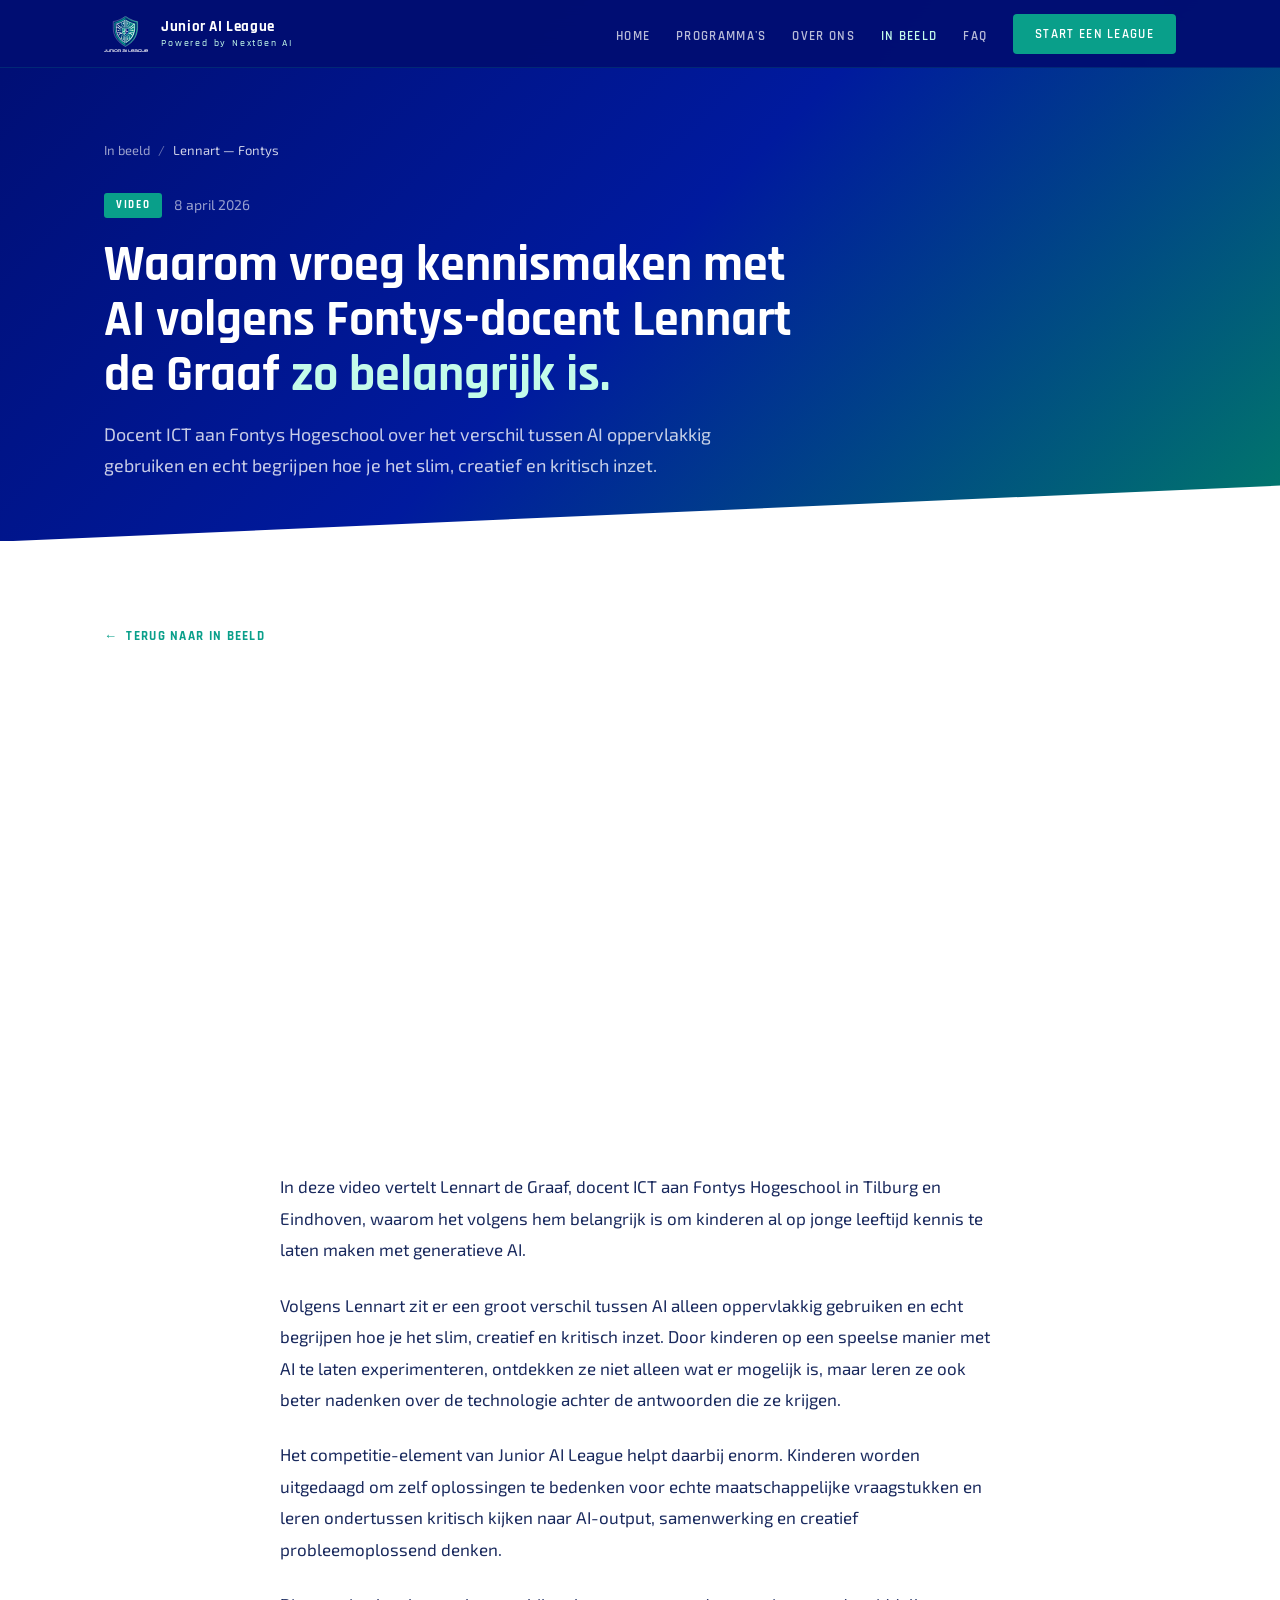
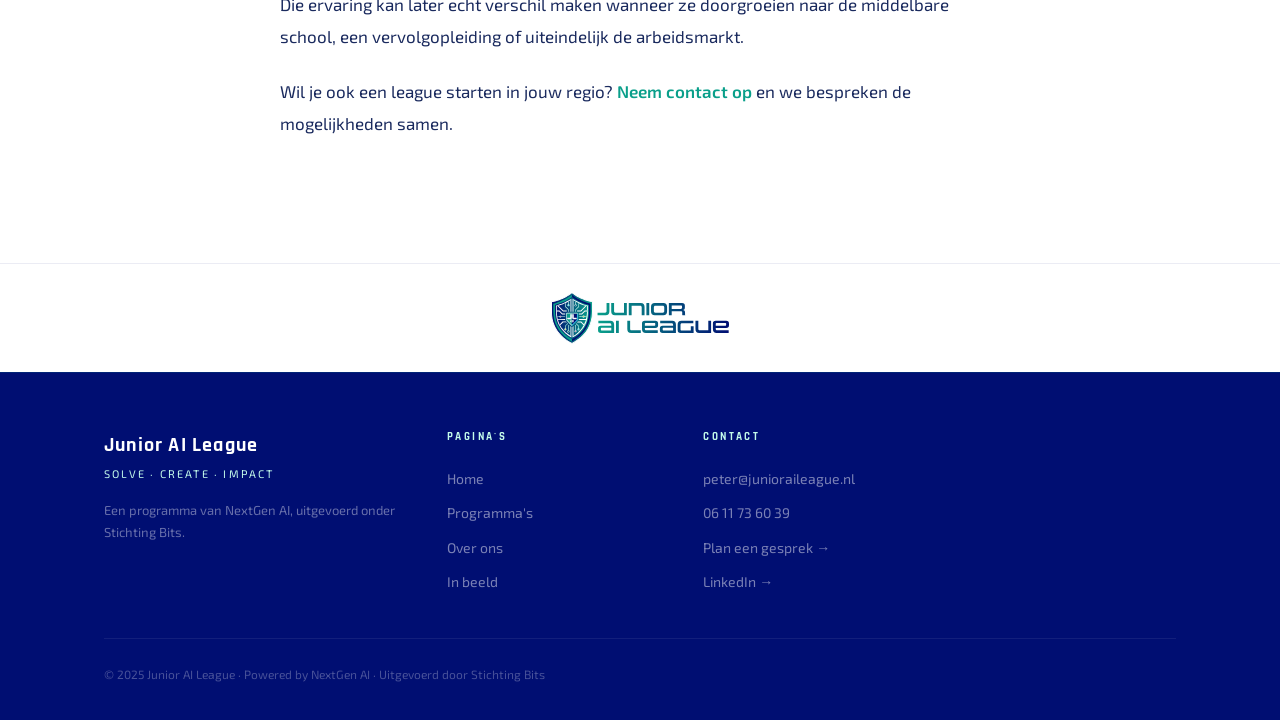
<file: media/lennart-fontys.html>
<!DOCTYPE html>
<html lang="nl">
<head>
<meta charset="UTF-8"><meta name="viewport" content="width=device-width, initial-scale=1.0">
<title>Waarom vroeg kennismaken met AI zo belangrijk is – Junior AI League</title>
<link href="https://fonts.googleapis.com/css2?family=Rajdhani:wght@400;500;600;700&family=Exo+2:wght@300;400;600;700&display=swap" rel="stylesheet">
<link rel="stylesheet" href="../assets/css/style.css">
<link rel="icon" href="/assets/images/Favicon.svg" type="image/svg+xml">
<meta name="description" content="Lennart de Graaf, docent ICT aan Fontys Hogeschool, legt uit waarom vroeg kennismaken met AI het verschil maakt voor kinderen.">
<meta property="og:type" content="website">
<meta property="og:site_name" content="Junior AI League">
<meta property="og:url" content="https://junioraileague.nl/media/lennart-fontys">
<meta property="og:title" content="Waarom vroeg kennismaken met AI zo belangrijk is – Junior AI League">
<meta property="og:description" content="Lennart de Graaf, docent ICT aan Fontys Hogeschool, legt uit waarom vroeg kennismaken met AI het verschil maakt voor kinderen.">
<meta property="og:image" content="https://junioraileague.nl/assets/images/Social-media-graph-junioraileague.png">
<meta property="og:image:width" content="1200">
<meta property="og:image:height" content="630">
<meta name="twitter:card" content="summary_large_image">
<meta name="twitter:image" content="https://junioraileague.nl/assets/images/Social-media-graph-junioraileague.png">
<style>
.article-hero { padding:140px 0 60px; background:linear-gradient(135deg,#000e72 0%,#001a9e 50%,#017a6a 100%); position:relative; overflow:hidden; }
.article-hero::after { content:''; position:absolute; bottom:-1px; left:0; right:0; height:70px; background:var(--white); clip-path:polygon(0 100%,100% 20%,100% 100%); }
.article-meta { display:flex; align-items:center; gap:12px; margin-bottom:20px; flex-wrap:wrap; }
.article-cat { background:var(--teal); color:#fff; font-family:'Rajdhani',sans-serif; font-size:11px; font-weight:700; letter-spacing:.15em; padding:4px 12px; border-radius:3px; text-transform:uppercase; }
.article-date { font-size:14px; color:rgba(255,255,255,.6); }
.article-body { max-width:720px; margin:0 auto; }
.article-body p { font-size:17px; line-height:1.85; color:var(--body); margin-bottom:24px; }
.article-body h3 { font-family:'Rajdhani',sans-serif; font-size:26px; font-weight:700; color:var(--navy); margin:40px 0 16px; }
.breadcrumb { display:flex; align-items:center; gap:8px; margin-bottom:32px; font-size:13px; }
.breadcrumb a { color:rgba(255,255,255,.6); transition:color .2s; }
.breadcrumb a:hover { color:#fff; }
.breadcrumb span { color:rgba(255,255,255,.4); }
.back-link { display:inline-flex; align-items:center; gap:8px; font-family:'Rajdhani',sans-serif; font-size:13px; font-weight:700; letter-spacing:.1em; text-transform:uppercase; color:var(--teal); margin-bottom:48px; }
.back-link::before { content:'←'; }
.video-embed { position:relative; padding-bottom:56.25%; height:0; overflow:hidden; border-radius:12px; margin:32px 0 40px; }
.video-embed iframe { position:absolute; top:0; left:0; width:100%; height:100%; border:0; }
</style>
</head>
<body>
<nav class="nav"><div class="nav-in"><a href="/" class="nav-logo"><img src="../assets/images/LOGO JAIL Dark BG.svg" onerror="this.style.display='none'" alt="Junior AI League"><div class="nav-wordmark">Junior AI League<small>Powered by NextGen AI</small></div></a><ul class="nav-links"><li><a href="/">Home</a></li><li><a href="/programmas">Programma's</a></li><li><a href="/over-ons">Over ons</a></li><li><a href="/in-beeld" class="active">In beeld</a></li><li><a href="/#faq">FAQ</a></li><li><a href="/contact" class="btn btn-teal btn-sm nav-cta">Start een league</a></li></ul><button class="nav-hamburger" aria-label="Menu openen"><span></span><span></span><span></span></button></div></nav>

<section class="article-hero">
  <div class="wrap">
    <div class="breadcrumb"><a href="/in-beeld">In beeld</a><span>/</span><span style="color:rgba(255,255,255,.8);">Lennart — Fontys</span></div>
    <div class="article-meta">
      <span class="article-cat">Video</span>
      <span class="article-date">8 april 2026</span>
    </div>
    <h1 style="font-size:clamp(26px,4vw,50px);color:#fff;max-width:720px;line-height:1.1;margin-bottom:16px;">Waarom vroeg kennismaken met AI volgens Fontys-docent Lennart de Graaf <em style="font-style:normal;color:var(--mint);">zo belangrijk is.</em></h1>
    <p style="font-size:18px;color:rgba(255,255,255,.78);max-width:620px;line-height:1.7;">Docent ICT aan Fontys Hogeschool over het verschil tussen AI oppervlakkig gebruiken en echt begrijpen hoe je het slim, creatief en kritisch inzet.</p>
  </div>
</section>

<section class="section-light" style="padding-top:80px;">
  <div class="wrap">
    <a href="/in-beeld" class="back-link">Terug naar In beeld</a>
    <div class="article-body">

      <div class="video-embed">
        <iframe src="https://www.youtube.com/embed/ftuaFUDTZ7I" allow="autoplay; fullscreen; picture-in-picture" allowfullscreen loading="lazy"></iframe>
      </div>

      <p>In deze video vertelt Lennart de Graaf, docent ICT aan Fontys Hogeschool in Tilburg en Eindhoven, waarom het volgens hem belangrijk is om kinderen al op jonge leeftijd kennis te laten maken met generatieve AI.</p>

      <p>Volgens Lennart zit er een groot verschil tussen AI alleen oppervlakkig gebruiken en echt begrijpen hoe je het slim, creatief en kritisch inzet. Door kinderen op een speelse manier met AI te laten experimenteren, ontdekken ze niet alleen wat er mogelijk is, maar leren ze ook beter nadenken over de technologie achter de antwoorden die ze krijgen.</p>

      <p>Het competitie-element van Junior AI League helpt daarbij enorm. Kinderen worden uitgedaagd om zelf oplossingen te bedenken voor echte maatschappelijke vraagstukken en leren ondertussen kritisch kijken naar AI-output, samenwerking en creatief probleemoplossend denken.</p>

      <p>Die ervaring kan later echt verschil maken wanneer ze doorgroeien naar de middelbare school, een vervolgopleiding of uiteindelijk de arbeidsmarkt.</p>

      <p>Wil je ook een league starten in jouw regio? <a href="/contact" style="color:var(--teal);font-weight:600;">Neem contact op</a> en we bespreken de mogelijkheden samen.</p>

    </div>
  </div>
</section>

<div class="footer-logo-bar"><div class="wrap"><img src="../assets/images/JAIL LOGO LIGGEND.svg" alt="Junior AI League"></div></div>
<footer class="footer"><div class="wrap"><div class="footer-grid"><div><div class="footer-name">Junior AI League</div><div class="footer-tag">Solve · Create · Impact</div><p class="footer-desc">Een programma van NextGen AI, uitgevoerd onder Stichting Bits.</p></div><div><div class="footer-h">Pagina's</div><ul class="footer-links"><li><a href="/">Home</a></li><li><a href="/programmas">Programma's</a></li><li><a href="/over-ons">Over ons</a></li><li><a href="/in-beeld">In beeld</a></li></ul></div><div><div class="footer-h">Contact</div><ul class="footer-links"><li><a href="mailto:peter@junioraileague.nl">peter@junioraileague.nl</a></li><li><a href="tel:0611736039">06 11 73 60 39</a></li><li><a href="https://calendly.com/peter-impact" target="_blank" rel="noopener">Plan een gesprek →</a></li><li><a href="https://www.linkedin.com/company/junior-ai-league" target="_blank" rel="noopener">LinkedIn →</a></li></ul></div><div></div></div><div class="footer-bottom"><p>© 2025 Junior AI League · Powered by NextGen AI · Uitgevoerd door Stichting Bits</p></div></div></footer>
<script src="../assets/js/main.js"></script>
</body>
</html>
</file>
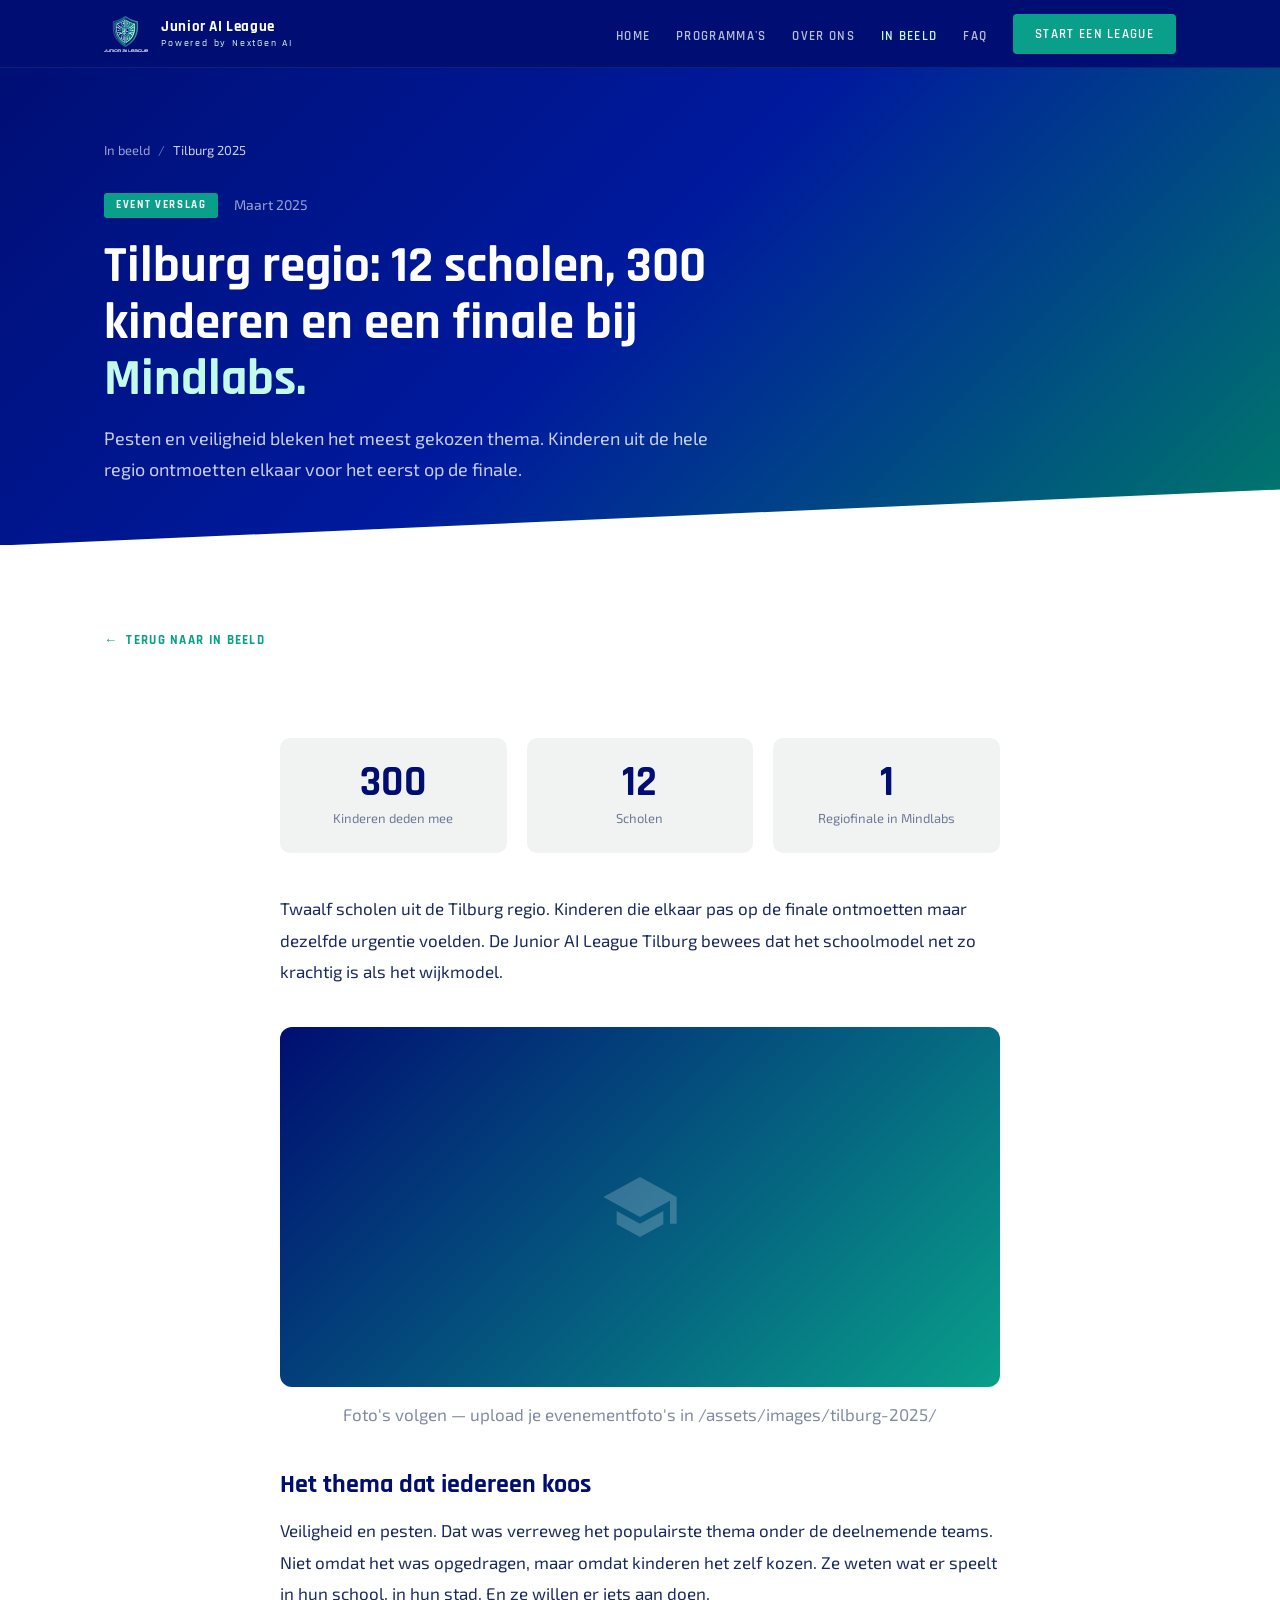
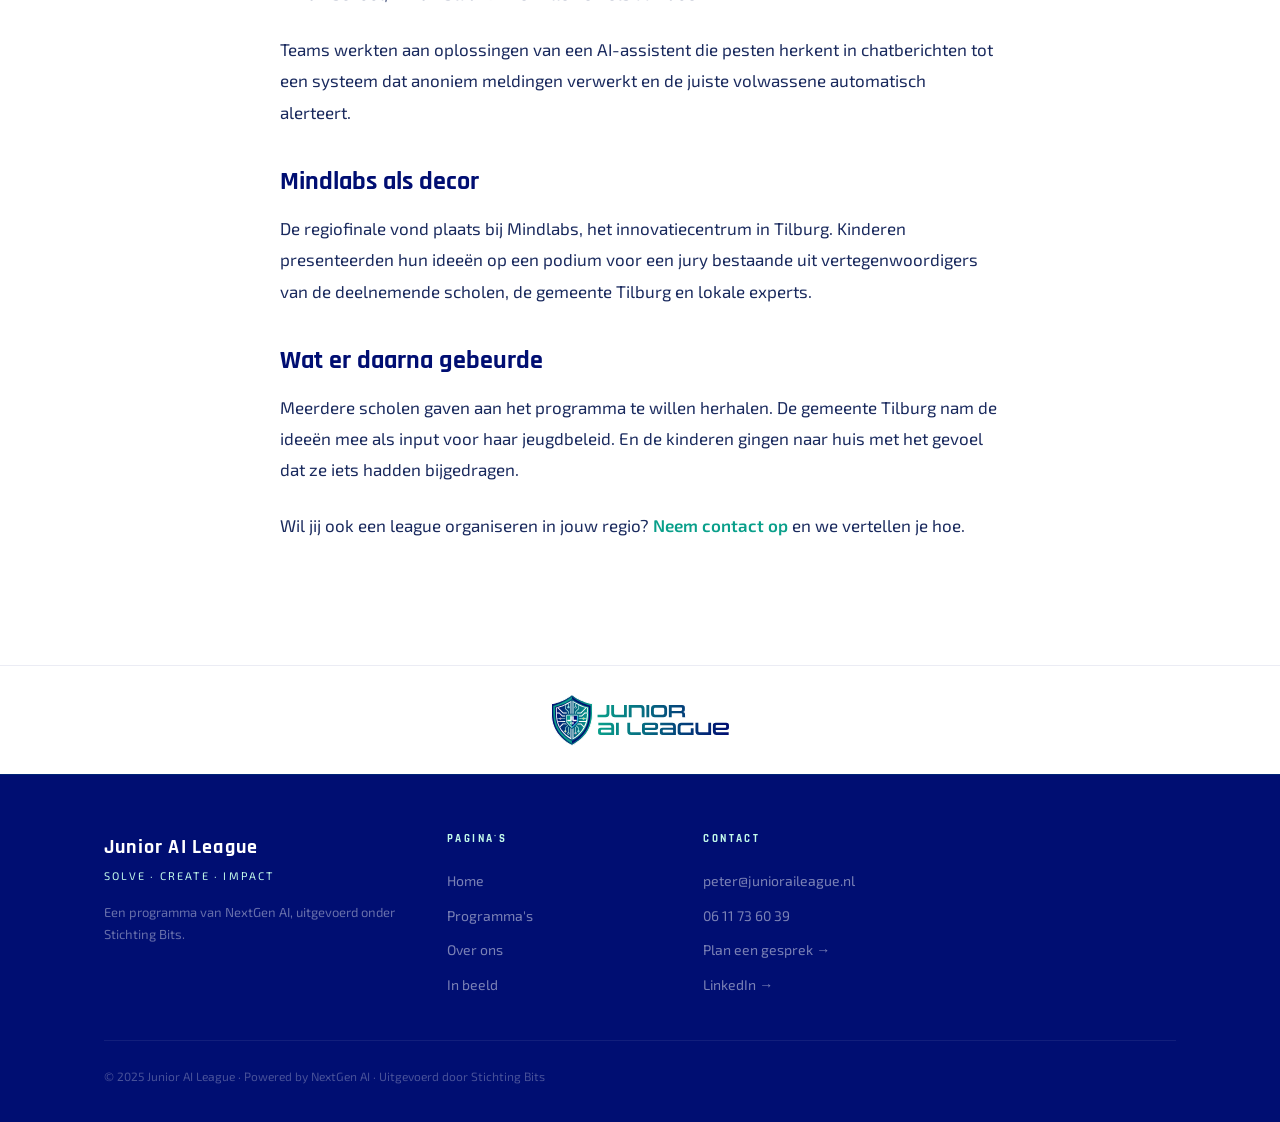
<file: media/tilburg-2025.html>
<!DOCTYPE html>
<html lang="nl">
<head>
<meta charset="UTF-8"><meta name="viewport" content="width=device-width, initial-scale=1.0">
<title>Regiofinale Tilburg 2025 – Junior AI League</title>
<link href="https://fonts.googleapis.com/css2?family=Rajdhani:wght@400;500;600;700&family=Exo+2:wght@300;400;600;700&display=swap" rel="stylesheet">
<link rel="stylesheet" href="../assets/css/style.css">
<link rel="icon" href="/assets/images/Favicon.svg" type="image/svg+xml">
<meta name="description" content="12 scholen, 300 kinderen en een finale bij Mindlabs. Pesten en veiligheid bleken het meest gekozen thema.">
<meta property="og:type" content="website">
<meta property="og:site_name" content="Junior AI League">
<meta property="og:url" content="https://junioraileague.nl/media/tilburg-2025">
<meta property="og:title" content="Regiofinale Tilburg 2025 – Junior AI League">
<meta property="og:description" content="12 scholen, 300 kinderen en een finale bij Mindlabs. Pesten en veiligheid bleken het meest gekozen thema.">
<meta property="og:image" content="https://junioraileague.nl/assets/images/Social-media-graph-junioraileague.png">
<meta property="og:image:width" content="1200">
<meta property="og:image:height" content="630">
<meta name="twitter:card" content="summary_large_image">
<meta name="twitter:image" content="https://junioraileague.nl/assets/images/Social-media-graph-junioraileague.png">
<style>
.article-hero { padding:140px 0 60px; background:linear-gradient(135deg,#000e72 0%,#001a9e 50%,#017a6a 100%); position:relative; overflow:hidden; }
.article-hero::after { content:''; position:absolute; bottom:-1px; left:0; right:0; height:70px; background:var(--white); clip-path:polygon(0 100%,100% 20%,100% 100%); }
.article-meta { display:flex; align-items:center; gap:16px; margin-bottom:20px; }
.article-cat { background:var(--teal); color:#fff; font-family:'Rajdhani',sans-serif; font-size:11px; font-weight:700; letter-spacing:.15em; padding:4px 12px; border-radius:3px; text-transform:uppercase; }
.article-date { font-size:14px; color:rgba(255,255,255,.6); }
.article-body { max-width:720px; margin:0 auto; }
.article-body p { font-size:17px; line-height:1.85; color:var(--body); margin-bottom:24px; }
.article-body h3 { font-family:'Rajdhani',sans-serif; font-size:26px; font-weight:700; color:var(--navy); margin:40px 0 16px; }
.article-img { width:100%; height:360px; background:linear-gradient(135deg,var(--navy),var(--teal)); border-radius:12px; margin:40px 0; display:flex; align-items:center; justify-content:center; }
.article-img svg { width:80px; height:80px; fill:rgba(255,255,255,.2); }
.article-img-cap { text-align:center; font-size:13px; color:var(--body); opacity:.55; margin-top:-28px; margin-bottom:40px; }
.stats-inline { display:grid; grid-template-columns:repeat(3,1fr); gap:20px; margin:40px 0; }
.stat-card { background:var(--gray); border-radius:10px; padding:24px; text-align:center; }
.stat-card-n { font-family:'Rajdhani',sans-serif; font-size:42px; font-weight:700; color:var(--navy); line-height:1; display:block; }
.stat-card-l { font-size:13px; color:var(--body); opacity:.6; margin-top:4px; }
.breadcrumb { display:flex; align-items:center; gap:8px; margin-bottom:32px; font-size:13px; }
.breadcrumb a { color:rgba(255,255,255,.6); }
.breadcrumb a:hover { color:#fff; }
.breadcrumb span { color:rgba(255,255,255,.4); }
.back-link { display:inline-flex; align-items:center; gap:8px; font-family:'Rajdhani',sans-serif; font-size:13px; font-weight:700; letter-spacing:.1em; text-transform:uppercase; color:var(--teal); margin-bottom:48px; }
.back-link::before { content:'←'; }
</style>
</head>
<body>
<nav class="nav"><div class="nav-in"><a href="/" class="nav-logo"><img src="../assets/images/LOGO JAIL Dark BG.svg" onerror="this.style.display='none'" alt="Junior AI League"><div class="nav-wordmark">Junior AI League<small>Powered by NextGen AI</small></div></a><ul class="nav-links"><li><a href="/">Home</a></li><li><a href="/programmas">Programma's</a></li><li><a href="/over-ons">Over ons</a></li><li><a href="/in-beeld" class="active">In beeld</a></li><li><a href="/#faq">FAQ</a></li><li><a href="/contact" class="btn btn-teal btn-sm nav-cta">Start een league</a></li></ul><button class="nav-hamburger" aria-label="Menu openen"><span></span><span></span><span></span></button></div></nav>

<section class="article-hero">
  <div class="wrap">
    <div class="breadcrumb"><a href="/in-beeld">In beeld</a><span>/</span><span style="color:rgba(255,255,255,.8);">Tilburg 2025</span></div>
    <div class="article-meta">
      <span class="article-cat">Event verslag</span>
      <span class="article-date">Maart 2025</span>
    </div>
    <h1 style="font-size:clamp(28px,4vw,52px);color:#fff;max-width:720px;line-height:1.1;margin-bottom:16px;">Tilburg regio: 12 scholen, 300 kinderen en een finale bij <em style="font-style:normal;color:var(--mint);">Mindlabs.</em></h1>
    <p style="font-size:18px;color:rgba(255,255,255,.78);max-width:620px;line-height:1.7;">Pesten en veiligheid bleken het meest gekozen thema. Kinderen uit de hele regio ontmoetten elkaar voor het eerst op de finale.</p>
  </div>
</section>

<section class="section-light" style="padding-top:80px;">
  <div class="wrap">
    <a href="/in-beeld" class="back-link">Terug naar In beeld</a>
    <div class="article-body">
      <div class="stats-inline">
        <div class="stat-card"><span class="stat-card-n">300</span><div class="stat-card-l">Kinderen deden mee</div></div>
        <div class="stat-card"><span class="stat-card-n">12</span><div class="stat-card-l">Scholen</div></div>
        <div class="stat-card"><span class="stat-card-n">1</span><div class="stat-card-l">Regiofinale in Mindlabs</div></div>
      </div>

      <p>Twaalf scholen uit de Tilburg regio. Kinderen die elkaar pas op de finale ontmoetten maar dezelfde urgentie voelden. De Junior AI League Tilburg bewees dat het schoolmodel net zo krachtig is als het wijkmodel.</p>

      <div class="article-img"><svg viewBox="0 0 24 24"><path d="M12 3L1 9l11 6 9-4.91V17h2V9L12 3zM5 13.18v4L12 21l7-3.82v-4L12 17l-7-3.82z"/></svg></div>
      <p class="article-img-cap">Foto's volgen — upload je evenementfoto's in /assets/images/tilburg-2025/</p>

      <h3>Het thema dat iedereen koos</h3>
      <p>Veiligheid en pesten. Dat was verreweg het populairste thema onder de deelnemende teams. Niet omdat het was opgedragen, maar omdat kinderen het zelf kozen. Ze weten wat er speelt in hun school, in hun stad. En ze willen er iets aan doen.</p>
      <p>Teams werkten aan oplossingen van een AI-assistent die pesten herkent in chatberichten tot een systeem dat anoniem meldingen verwerkt en de juiste volwassene automatisch alerteert.</p>

      <h3>Mindlabs als decor</h3>
      <p>De regiofinale vond plaats bij Mindlabs, het innovatiecentrum in Tilburg. Kinderen presenteerden hun ideeën op een podium voor een jury bestaande uit vertegenwoordigers van de deelnemende scholen, de gemeente Tilburg en lokale experts.</p>

      <h3>Wat er daarna gebeurde</h3>
      <p>Meerdere scholen gaven aan het programma te willen herhalen. De gemeente Tilburg nam de ideeën mee als input voor haar jeugdbeleid. En de kinderen gingen naar huis met het gevoel dat ze iets hadden bijgedragen.</p>

      <p>Wil jij ook een league organiseren in jouw regio? <a href="/#contact" style="color:var(--teal);font-weight:600;">Neem contact op</a> en we vertellen je hoe.</p>
    </div>
  </div>
</section>

<div class="footer-logo-bar"><div class="wrap"><img src="../assets/images/JAIL LOGO LIGGEND.svg" alt="Junior AI League"></div></div>
<footer class="footer"><div class="wrap"><div class="footer-grid"><div><div class="footer-name">Junior AI League</div><div class="footer-tag">Solve · Create · Impact</div><p class="footer-desc">Een programma van NextGen AI, uitgevoerd onder Stichting Bits.</p></div><div><div class="footer-h">Pagina's</div><ul class="footer-links"><li><a href="/">Home</a></li><li><a href="/programmas">Programma's</a></li><li><a href="/over-ons">Over ons</a></li><li><a href="/in-beeld">In beeld</a></li></ul></div><div><div class="footer-h">Contact</div><ul class="footer-links"><li><a href="mailto:peter@junioraileague.nl">peter@junioraileague.nl</a></li><li><a href="tel:0611736039">06 11 73 60 39</a></li><li><a href="https://calendly.com/peter-impact" target="_blank" rel="noopener">Plan een gesprek →</a></li><li><a href="https://www.linkedin.com/company/junior-ai-league" target="_blank" rel="noopener">LinkedIn →</a></li></ul></div><div></div></div><div class="footer-bottom"><p>© 2025 Junior AI League · Powered by NextGen AI · Uitgevoerd door Stichting Bits</p></div></div></footer>
<script src="../assets/js/main.js"></script>
</body>
</html>
</file>
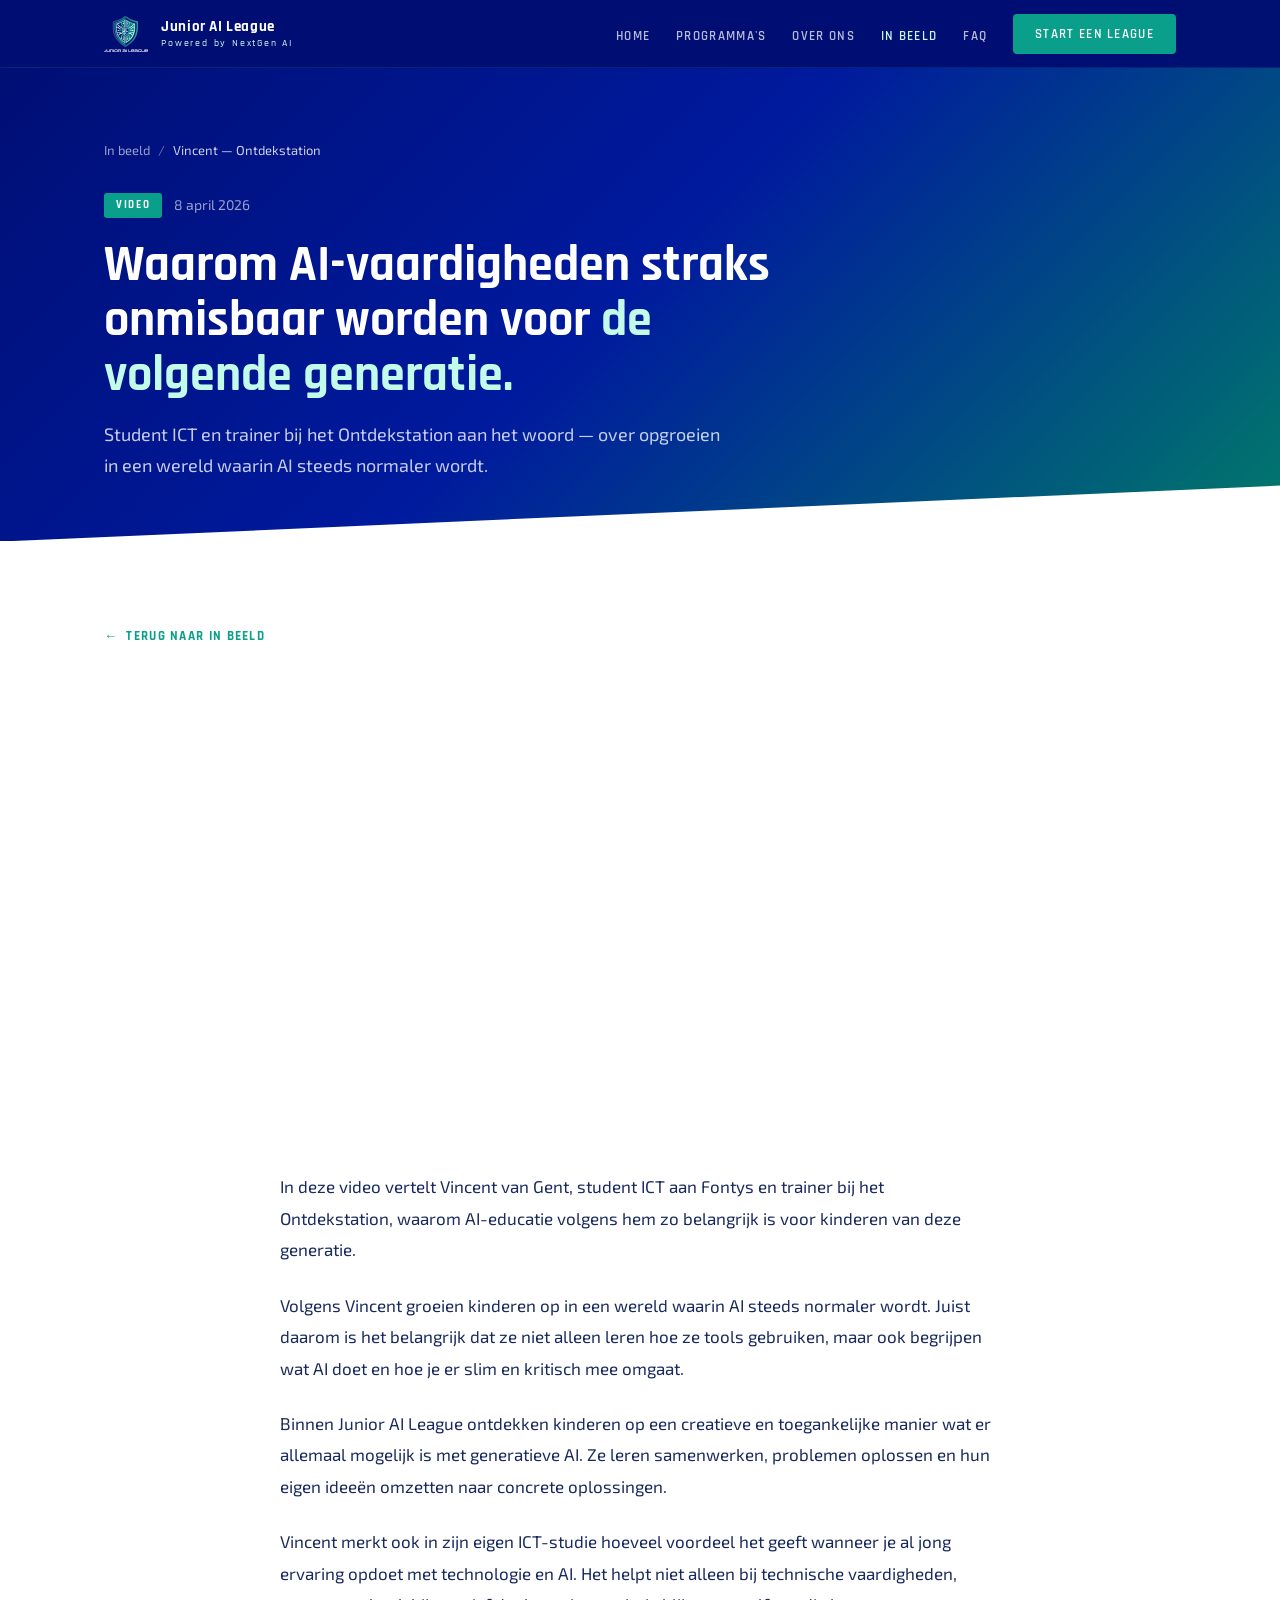
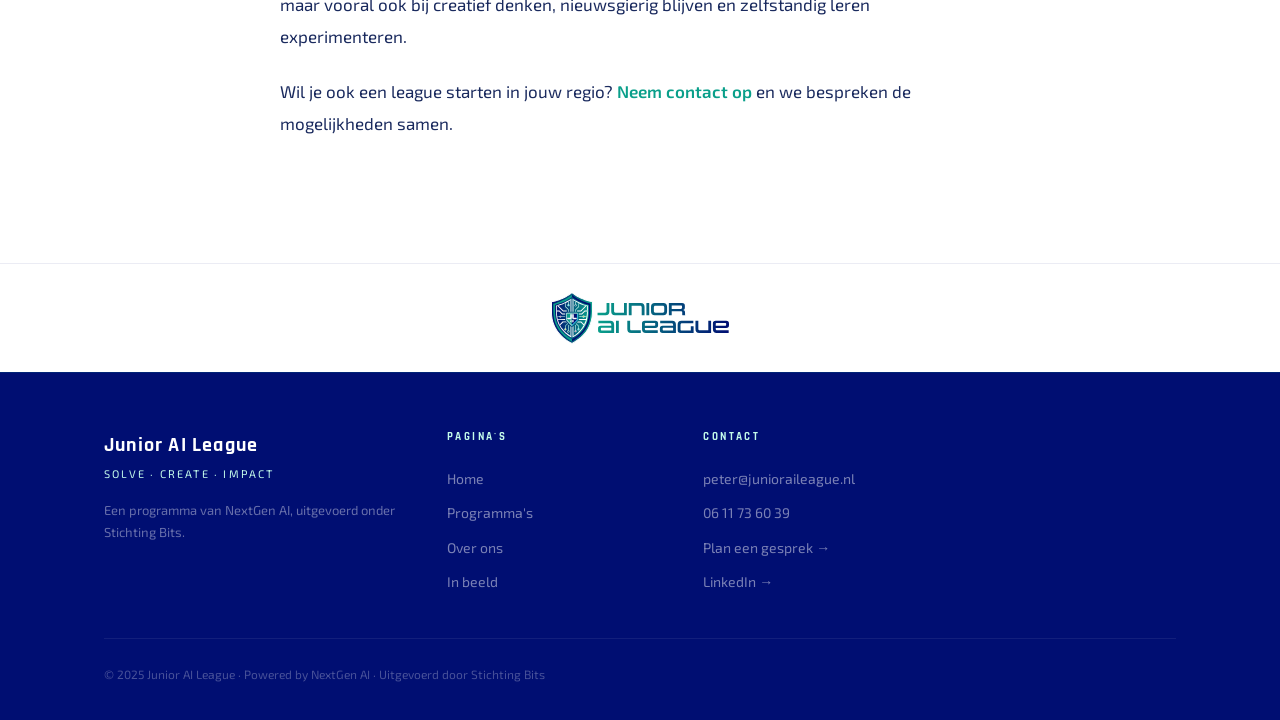
<file: media/vincent-ontdekstation.html>
<!DOCTYPE html>
<html lang="nl">
<head>
<meta charset="UTF-8"><meta name="viewport" content="width=device-width, initial-scale=1.0">
<title>Waarom AI-vaardigheden straks onmisbaar worden voor de volgende generatie – Junior AI League</title>
<link href="https://fonts.googleapis.com/css2?family=Rajdhani:wght@400;500;600;700&family=Exo+2:wght@300;400;600;700&display=swap" rel="stylesheet">
<link rel="stylesheet" href="../assets/css/style.css">
<link rel="icon" href="/assets/images/Favicon.svg" type="image/svg+xml">
<meta name="description" content="Vincent van Gent, student ICT aan Fontys en trainer bij het Ontdekstation, vertelt waarom AI-educatie zo belangrijk is voor kinderen van deze generatie.">
<meta property="og:type" content="website">
<meta property="og:site_name" content="Junior AI League">
<meta property="og:url" content="https://junioraileague.nl/media/vincent-ontdekstation">
<meta property="og:title" content="Waarom AI-vaardigheden straks onmisbaar worden voor de volgende generatie – Junior AI League">
<meta property="og:description" content="Vincent van Gent, student ICT aan Fontys en trainer bij het Ontdekstation, vertelt waarom AI-educatie zo belangrijk is voor kinderen van deze generatie.">
<meta property="og:image" content="https://junioraileague.nl/assets/images/Social-media-graph-junioraileague.png">
<meta property="og:image:width" content="1200">
<meta property="og:image:height" content="630">
<meta name="twitter:card" content="summary_large_image">
<meta name="twitter:image" content="https://junioraileague.nl/assets/images/Social-media-graph-junioraileague.png">
<style>
.article-hero { padding:140px 0 60px; background:linear-gradient(135deg,#000e72 0%,#001a9e 50%,#017a6a 100%); position:relative; overflow:hidden; }
.article-hero::after { content:''; position:absolute; bottom:-1px; left:0; right:0; height:70px; background:var(--white); clip-path:polygon(0 100%,100% 20%,100% 100%); }
.article-meta { display:flex; align-items:center; gap:12px; margin-bottom:20px; flex-wrap:wrap; }
.article-cat { background:var(--teal); color:#fff; font-family:'Rajdhani',sans-serif; font-size:11px; font-weight:700; letter-spacing:.15em; padding:4px 12px; border-radius:3px; text-transform:uppercase; }
.article-date { font-size:14px; color:rgba(255,255,255,.6); }
.article-body { max-width:720px; margin:0 auto; }
.article-body p { font-size:17px; line-height:1.85; color:var(--body); margin-bottom:24px; }
.article-body h3 { font-family:'Rajdhani',sans-serif; font-size:26px; font-weight:700; color:var(--navy); margin:40px 0 16px; }
.breadcrumb { display:flex; align-items:center; gap:8px; margin-bottom:32px; font-size:13px; }
.breadcrumb a { color:rgba(255,255,255,.6); transition:color .2s; }
.breadcrumb a:hover { color:#fff; }
.breadcrumb span { color:rgba(255,255,255,.4); }
.back-link { display:inline-flex; align-items:center; gap:8px; font-family:'Rajdhani',sans-serif; font-size:13px; font-weight:700; letter-spacing:.1em; text-transform:uppercase; color:var(--teal); margin-bottom:48px; }
.back-link::before { content:'←'; }
.video-embed { position:relative; padding-bottom:56.25%; height:0; overflow:hidden; border-radius:12px; margin:32px 0 40px; }
.video-embed iframe { position:absolute; top:0; left:0; width:100%; height:100%; border:0; }
</style>
</head>
<body>
<nav class="nav"><div class="nav-in"><a href="/" class="nav-logo"><img src="../assets/images/LOGO JAIL Dark BG.svg" onerror="this.style.display='none'" alt="Junior AI League"><div class="nav-wordmark">Junior AI League<small>Powered by NextGen AI</small></div></a><ul class="nav-links"><li><a href="/">Home</a></li><li><a href="/programmas">Programma's</a></li><li><a href="/over-ons">Over ons</a></li><li><a href="/in-beeld" class="active">In beeld</a></li><li><a href="/#faq">FAQ</a></li><li><a href="/contact" class="btn btn-teal btn-sm nav-cta">Start een league</a></li></ul><button class="nav-hamburger" aria-label="Menu openen"><span></span><span></span><span></span></button></div></nav>

<section class="article-hero">
  <div class="wrap">
    <div class="breadcrumb"><a href="/in-beeld">In beeld</a><span>/</span><span style="color:rgba(255,255,255,.8);">Vincent — Ontdekstation</span></div>
    <div class="article-meta">
      <span class="article-cat">Video</span>
      <span class="article-date">8 april 2026</span>
    </div>
    <h1 style="font-size:clamp(26px,4vw,50px);color:#fff;max-width:720px;line-height:1.1;margin-bottom:16px;">Waarom AI-vaardigheden straks onmisbaar worden voor <em style="font-style:normal;color:var(--mint);">de volgende generatie.</em></h1>
    <p style="font-size:18px;color:rgba(255,255,255,.78);max-width:620px;line-height:1.7;">Student ICT en trainer bij het Ontdekstation aan het woord — over opgroeien in een wereld waarin AI steeds normaler wordt.</p>
  </div>
</section>

<section class="section-light" style="padding-top:80px;">
  <div class="wrap">
    <a href="/in-beeld" class="back-link">Terug naar In beeld</a>
    <div class="article-body">

      <div class="video-embed">
        <iframe src="https://www.youtube.com/embed/pMb12ONOiwQ" allow="autoplay; fullscreen; picture-in-picture" allowfullscreen loading="lazy"></iframe>
      </div>

      <p>In deze video vertelt Vincent van Gent, student ICT aan Fontys en trainer bij het Ontdekstation, waarom AI-educatie volgens hem zo belangrijk is voor kinderen van deze generatie.</p>

      <p>Volgens Vincent groeien kinderen op in een wereld waarin AI steeds normaler wordt. Juist daarom is het belangrijk dat ze niet alleen leren hoe ze tools gebruiken, maar ook begrijpen wat AI doet en hoe je er slim en kritisch mee omgaat.</p>

      <p>Binnen Junior AI League ontdekken kinderen op een creatieve en toegankelijke manier wat er allemaal mogelijk is met generatieve AI. Ze leren samenwerken, problemen oplossen en hun eigen ideeën omzetten naar concrete oplossingen.</p>

      <p>Vincent merkt ook in zijn eigen ICT-studie hoeveel voordeel het geeft wanneer je al jong ervaring opdoet met technologie en AI. Het helpt niet alleen bij technische vaardigheden, maar vooral ook bij creatief denken, nieuwsgierig blijven en zelfstandig leren experimenteren.</p>

      <p>Wil je ook een league starten in jouw regio? <a href="/contact" style="color:var(--teal);font-weight:600;">Neem contact op</a> en we bespreken de mogelijkheden samen.</p>

    </div>
  </div>
</section>

<div class="footer-logo-bar"><div class="wrap"><img src="../assets/images/JAIL LOGO LIGGEND.svg" alt="Junior AI League"></div></div>
<footer class="footer"><div class="wrap"><div class="footer-grid"><div><div class="footer-name">Junior AI League</div><div class="footer-tag">Solve · Create · Impact</div><p class="footer-desc">Een programma van NextGen AI, uitgevoerd onder Stichting Bits.</p></div><div><div class="footer-h">Pagina's</div><ul class="footer-links"><li><a href="/">Home</a></li><li><a href="/programmas">Programma's</a></li><li><a href="/over-ons">Over ons</a></li><li><a href="/in-beeld">In beeld</a></li></ul></div><div><div class="footer-h">Contact</div><ul class="footer-links"><li><a href="mailto:peter@junioraileague.nl">peter@junioraileague.nl</a></li><li><a href="tel:0611736039">06 11 73 60 39</a></li><li><a href="https://calendly.com/peter-impact" target="_blank" rel="noopener">Plan een gesprek →</a></li><li><a href="https://www.linkedin.com/company/junior-ai-league" target="_blank" rel="noopener">LinkedIn →</a></li></ul></div><div></div></div><div class="footer-bottom"><p>© 2025 Junior AI League · Powered by NextGen AI · Uitgevoerd door Stichting Bits</p></div></div></footer>
<script src="../assets/js/main.js"></script>
</body>
</html>
</file>
<file: assets/css/style.css>
/* ═══════════════════════════════════════════════
   Junior AI League — Gedeelde stijlen
   Merkwaarden:
   Navy:   #000e72
   Teal:   #099f8a
   Mint:   #c3fbea
   Geel:   #ffca3a
   Roze:   #f72585
   ═══════════════════════════════════════════════ */

:root {
  --navy:      #000e72;
  --navy-mid:  #001499;
  --teal:      #099f8a;
  --teal-lt:   #0bc4ac;
  --mint:      #c3fbea;
  --yellow:    #ffca3a;
  --pink:      #f72585;
  --white:     #ffffff;
  --gray:      #f0f3f2;
  --gray-mid:  #e4eae8;
  --body:      #1a2a5e;
  --border:    rgba(0,14,114,.08);
  --shadow:    0 4px 24px rgba(0,14,114,.08);
}

/* ── RESET & BASE ── */
*, *::before, *::after { margin:0; padding:0; box-sizing:border-box; }
html { scroll-behavior:smooth; font-size:16px; }
body {
  font-family:'Exo 2', sans-serif;
  color:var(--body);
  background:var(--white);
  overflow-x:hidden;
  line-height:1.6;
}
img { max-width:100%; display:block; }
a { text-decoration:none; }

/* ── LAYOUT ── */
.wrap {
  max-width:1160px;
  margin:0 auto;
  padding:0 44px;
}
.section-light  { padding:100px 0; background:var(--white); }
.section-gray   { padding:100px 0; background:var(--gray); }
.section-dark   { padding:100px 0; background:linear-gradient(135deg,#000e72 0%,#001066 50%,#015a50 100%); position:relative; overflow:hidden; }
.section-dark-plain { padding:100px 0; background:var(--navy); position:relative; }

/* diagonal exit helpers */
.exit-white::after  { content:''; position:absolute; bottom:-1px; left:0; right:0; height:80px; background:var(--white); clip-path:polygon(0 100%,100% 20%,100% 100%); }
.exit-gray::after   { content:''; position:absolute; bottom:-1px; left:0; right:0; height:80px; background:var(--gray);  clip-path:polygon(0 100%,100% 20%,100% 100%); }
.enter-gray  { padding-top:120px !important; background:var(--gray); }
.enter-white { padding-top:120px !important; background:var(--white); }

/* ── TYPOGRAPHY ── */
.tag {
  font-family:'Rajdhani', sans-serif;
  font-size:11px; font-weight:700;
  letter-spacing:.28em; text-transform:uppercase;
  color:var(--teal); display:inline-block; margin-bottom:14px;
}
.tag--light { color:var(--mint); }

h1, h2, h3, h4 { font-family:'Rajdhani', sans-serif; font-weight:700; line-height:1.1; }
h2 { font-size:clamp(28px,4vw,50px); color:var(--navy); margin-bottom:18px; }
h2 em { font-style:normal; color:var(--teal); }
h2.on-dark { color:var(--white); }
h2.on-dark em { color:var(--mint); }
h3 { font-size:clamp(20px,2.5vw,28px); color:var(--navy); margin-bottom:12px; }

.rule { width:48px; height:3px; background:linear-gradient(90deg,var(--teal),transparent); border-radius:2px; margin-bottom:32px; }
.rule--light { background:linear-gradient(90deg,var(--mint),transparent); }
.rule--center { margin-left:auto; margin-right:auto; }

.lead { font-size:17px; line-height:1.8; color:var(--body); }
.lead--light { color:rgba(255,255,255,.82); }
.lead--light strong { color:var(--mint); }
.lead strong { color:var(--navy); }

/* ── BUTTONS ── */
.btn {
  display:inline-block;
  font-family:'Rajdhani', sans-serif;
  font-size:14px; font-weight:700;
  letter-spacing:.1em; text-transform:uppercase;
  padding:15px 34px; border-radius:4px;
  transition:all .2s; cursor:pointer; border:none;
}
.btn-teal    { background:var(--teal); color:#fff; }
.btn-teal:hover { background:var(--teal-lt); transform:translateY(-2px); box-shadow:0 8px 24px rgba(9,159,138,.3); }
.btn-navy    { background:var(--navy); color:#fff; }
.btn-navy:hover { background:var(--navy-mid); transform:translateY(-2px); }
.btn-ghost   { background:transparent; color:#fff; border:2px solid rgba(255,255,255,.35); }
.btn-ghost:hover { border-color:var(--mint); color:var(--mint); transform:translateY(-2px); }
.btn-outline { background:transparent; color:var(--navy); border:2px solid var(--navy); }
.btn-outline:hover { background:var(--navy); color:#fff; }
.btn-sm { padding:10px 22px; font-size:12px; }
.btn-full { display:block; text-align:center; width:100%; }

/* ── NAV ── */
.nav {
  position:fixed; top:0; left:0; right:0; z-index:300;
  height:68px;
  background:rgba(0,14,114,.97);
  backdrop-filter:blur(14px);
  border-bottom:1px solid rgba(9,159,138,.18);
}
.nav-in {
  display:flex; align-items:center; justify-content:space-between;
  height:68px; max-width:1160px; margin:0 auto; padding:0 44px;
}
.nav-logo { display:flex; align-items:center; gap:13px; }
.nav-logo img { height:36px; }
.nav-wordmark {
  font-family:'Rajdhani', sans-serif; font-weight:700; font-size:15px;
  color:#fff; letter-spacing:.04em; line-height:1.25;
}
.nav-wordmark small { display:block; font-size:10px; font-weight:500; color:var(--mint); letter-spacing:.18em; }
.nav-links { display:flex; align-items:center; gap:26px; list-style:none; }
.nav-links a {
  color:rgba(255,255,255,.72);
  font-family:'Rajdhani', sans-serif; font-size:13px; font-weight:600;
  letter-spacing:.1em; text-transform:uppercase; transition:color .2s;
}
.nav-links a:hover, .nav-links a.active { color:var(--mint); }
.nav-links .nav-cta { color:#fff; }

/* ── PAGE HERO (inner pages) ── */
.page-hero {
  padding:140px 0 80px;
  background:linear-gradient(135deg,#000e72 0%,#001a9e 50%,#017a6a 100%);
  position:relative; overflow:hidden;
}
.page-hero::after {
  content:''; position:absolute; bottom:-1px; left:0; right:0; height:70px;
  background:var(--white); clip-path:polygon(0 100%,100% 20%,100% 100%);
}
.page-hero-tag { color:var(--mint); }
.page-hero h1 { font-size:clamp(32px,5vw,60px); color:#fff; margin-bottom:16px; }
.page-hero h1 em { font-style:normal; color:var(--mint); }
.page-hero p { font-size:18px; color:rgba(255,255,255,.8); max-width:620px; line-height:1.75; }

/* ── ICON CARDS ── */
.icon-card {
  border-radius:12px; padding:28px 24px;
  transition:transform .25s, box-shadow .25s;
}
.icon-card:hover { transform:translateY(-3px); box-shadow:var(--shadow); }
.icon-card--dark {
  background:rgba(255,255,255,.06);
  border:1px solid rgba(195,251,234,.18);
}
.icon-card--dark:hover { background:rgba(9,159,138,.14); }
.icon-card--light {
  background:var(--white);
  border:1px solid var(--border);
  box-shadow:var(--shadow);
}
.icon-card--light:hover { border-color:var(--teal); }

.icon-wrap {
  width:52px; height:52px; border-radius:12px;
  display:flex; align-items:center; justify-content:center;
  flex-shrink:0; margin-bottom:16px;
}
.icon-wrap svg { width:28px; height:28px; }
.ic-teal   { background:rgba(9,159,138,.15); }   .ic-teal svg   { fill:var(--teal); }
.ic-navy   { background:rgba(0,14,114,.1); }     .ic-navy svg   { fill:var(--navy); }
.ic-mint   { background:rgba(195,251,234,.15); } .ic-mint svg   { fill:var(--mint); }
.ic-yellow { background:rgba(255,202,58,.15); }  .ic-yellow svg { fill:var(--yellow); }
.ic-pink   { background:rgba(247,37,133,.15); }  .ic-pink svg   { fill:var(--pink); }
.ic-green  { background:rgba(34,139,34,.1); }    .ic-green svg  { fill:#228b22; }
.ic-ocean  { background:rgba(0,128,128,.1); }    .ic-ocean svg  { fill:#008080; }

.icon-card h4 {
  font-family:'Rajdhani', sans-serif; font-size:16px; font-weight:700;
  letter-spacing:.06em; text-transform:uppercase; margin-bottom:8px;
}
.icon-card--dark h4 { color:var(--mint); }
.icon-card--light h4 { color:var(--navy); }
.icon-card p { font-size:14px; line-height:1.65; }
.icon-card--dark p { color:rgba(255,255,255,.68); }
.icon-card--light p { color:var(--body); opacity:.8; }

/* ── PROGRAM CARDS ── */
.prog {
  border:2px solid rgba(9,159,138,.2); border-radius:14px;
  overflow:hidden; background:var(--white);
  transition:border-color .3s, transform .3s;
  display:flex; flex-direction:column;
}
.prog:hover { border-color:var(--teal); transform:translateY(-4px); box-shadow:0 12px 40px rgba(0,14,114,.12); }
.prog-top {
  padding:32px;
  background:linear-gradient(135deg,var(--navy) 0%,#013a60 100%);
}
.prog-badge {
  display:inline-flex; align-items:center; justify-content:center;
  width:46px; height:46px; border-radius:50%;
  background:var(--teal); color:#fff;
  font-family:'Rajdhani', sans-serif; font-size:20px; font-weight:700;
  margin-bottom:16px;
}
.prog-type {
  font-family:'Rajdhani', sans-serif; font-size:11px; font-weight:700;
  letter-spacing:.2em; color:var(--mint); text-transform:uppercase; margin-bottom:6px;
}
.prog-name {
  font-family:'Rajdhani', sans-serif; font-size:20px; font-weight:700;
  color:#fff; line-height:1.25;
}
.prog-body { padding:28px 32px; flex:1; display:flex; flex-direction:column; }
.prog-list { list-style:none; margin-bottom:24px; flex:1; }
.prog-list li {
  font-size:14px; color:var(--body);
  padding:8px 0 8px 20px; border-bottom:1px solid var(--border);
  position:relative; line-height:1.5;
}
.prog-list li::before { content:'›'; position:absolute; left:0; color:var(--teal); font-size:18px; line-height:1.3; }

/* ── FAQ ── */
.faq-list { display:flex; flex-direction:column; }
.faq-item { border-bottom:1px solid var(--border); }
.faq-q {
  width:100%; background:none; border:none; cursor:pointer;
  display:flex; align-items:center; justify-content:space-between;
  padding:22px 0; text-align:left; gap:20px;
}
.faq-q-text {
  font-family:'Rajdhani', sans-serif; font-size:18px; font-weight:700;
  color:var(--navy); letter-spacing:.02em; line-height:1.35;
}
.faq-arrow {
  width:32px; height:32px; border-radius:50%;
  background:var(--gray); border:1px solid var(--border);
  display:flex; align-items:center; justify-content:center;
  flex-shrink:0; transition:background .2s;
}
.faq-arrow svg { width:14px; height:14px; fill:var(--teal); transition:transform .3s; }
.faq-item.open .faq-arrow { background:var(--teal); }
.faq-item.open .faq-arrow svg { fill:#fff; transform:rotate(180deg); }
.faq-a { max-height:0; overflow:hidden; transition:max-height .4s ease; }
.faq-a-inner { padding-bottom:22px; font-size:15px; color:var(--body); line-height:1.75; }
.faq-item.open .faq-a { max-height:600px; }

/* ── MEDIA TILES ── */
.media-grid {
  display:grid; grid-template-columns:repeat(3,1fr);
  gap:28px;
}
.media-tile {
  border-radius:12px; overflow:hidden;
  background:var(--white); border:1px solid var(--border);
  box-shadow:var(--shadow); transition:transform .3s, box-shadow .3s;
  display:flex; flex-direction:column;
}
.media-tile:hover { transform:translateY(-5px); box-shadow:0 16px 40px rgba(0,14,114,.12); }
.media-tile-img {
  height:200px; position:relative; overflow:hidden;
  background:linear-gradient(135deg,var(--navy),var(--teal));
  display:flex; align-items:center; justify-content:center;
}
.media-tile-img img { width:100%; height:100%; object-fit:cover; position:absolute; inset:0; }
.media-tile-cat {
  position:absolute; bottom:12px; left:14px;
  background:var(--navy); color:var(--mint);
  font-family:'Rajdhani', sans-serif; font-size:10px; font-weight:700;
  letter-spacing:.15em; padding:4px 10px; border-radius:3px; text-transform:uppercase;
}
.media-tile-body { padding:24px; flex:1; display:flex; flex-direction:column; }
.media-tile-date { font-size:12px; color:var(--teal); margin-bottom:8px; letter-spacing:.05em; }
.media-tile-title {
  font-family:'Rajdhani', sans-serif; font-size:19px; font-weight:700;
  color:var(--navy); margin-bottom:10px; line-height:1.3; letter-spacing:.02em;
}
.media-tile-excerpt { font-size:14px; color:var(--body); line-height:1.65; flex:1; }
.media-tile-link {
  margin-top:16px;
  font-family:'Rajdhani', sans-serif; font-size:13px; font-weight:700;
  letter-spacing:.1em; text-transform:uppercase; color:var(--teal);
  display:flex; align-items:center; gap:6px;
}
.media-tile-link::after { content:'→'; }

/* ── FOOTER ── */
.footer {
  background:var(--navy);
  border-top:1px solid rgba(9,159,138,.15);
  padding:56px 0 36px;
}
.footer-grid { display:grid; grid-template-columns:1.4fr 1fr 1fr 1fr; gap:40px; margin-bottom:44px; }
.footer-name {
  font-family:'Rajdhani', sans-serif; font-size:20px; font-weight:700;
  color:#fff; letter-spacing:.06em; margin-bottom:4px;
}
.footer-tag { font-size:11px; color:var(--mint); letter-spacing:.2em; text-transform:uppercase; margin-bottom:16px; }
.footer-desc { font-size:13px; color:rgba(255,255,255,.4); line-height:1.7; }
.footer-h {
  font-family:'Rajdhani', sans-serif; font-size:11px; font-weight:700;
  letter-spacing:.22em; text-transform:uppercase; color:var(--mint); margin-bottom:18px;
}
.footer-links { list-style:none; display:flex; flex-direction:column; gap:9px; }
.footer-links a { color:rgba(255,255,255,.48); font-size:14px; transition:color .2s; }
.footer-links a:hover { color:#fff; }
.footer-bottom {
  border-top:1px solid rgba(255,255,255,.07); padding-top:26px;
  display:flex; align-items:center; justify-content:space-between; flex-wrap:wrap; gap:16px;
}
.footer-bottom p { font-size:12px; color:rgba(255,255,255,.28); }
.footer-partners { display:flex; align-items:center; gap:24px; }
.footer-partner { display:flex; align-items:center; gap:8px; font-size:11px; color:rgba(255,255,255,.3); }
.footer-partner img { height:18px; opacity:.35; filter:brightness(0) invert(1); }

/* ── SCROLL REVEAL ── */
.r { opacity:0; transform:translateY(24px); transition:opacity .65s ease, transform .65s ease; }
.r.on { opacity:1; transform:none; }
.r1 { transition-delay:.1s; } .r2 { transition-delay:.2s; }
.r3 { transition-delay:.3s; } .r4 { transition-delay:.4s; }

/* ── HAMBURGER NAV ── */
.nav-hamburger {
  display:none; flex-direction:column; gap:5px;
  background:none; border:none; cursor:pointer; padding:6px 4px;
  flex-shrink:0;
}
.nav-hamburger span {
  display:block; width:24px; height:2px; background:#fff;
  border-radius:2px; transition:transform .3s, opacity .3s;
}
.nav-hamburger.open span:nth-child(1) { transform:translateY(7px) rotate(45deg); }
.nav-hamburger.open span:nth-child(2) { opacity:0; }
.nav-hamburger.open span:nth-child(3) { transform:translateY(-7px) rotate(-45deg); }

/* ── RESPONSIVE ── */
@media (max-width:960px) {
  .wrap { padding:0 24px; }

  /* Mobile nav */
  .nav-hamburger { display:flex; }
  .nav-links {
    position:fixed; top:68px; left:0; right:0;
    background:rgba(0,14,114,.97); backdrop-filter:blur(14px);
    flex-direction:column; gap:0;
    max-height:0; overflow:hidden;
    transition:max-height .35s ease;
    border-bottom:1px solid rgba(9,159,138,.18);
  }
  .nav-links.open { max-height:500px; }
  .nav-links li { border-bottom:1px solid rgba(255,255,255,.07); }
  .nav-links a { padding:15px 24px; display:block; letter-spacing:.08em; }
  .nav-links .nav-cta { margin:16px 24px 20px; display:inline-block; }

  .section-light, .section-gray, .section-dark, .section-dark-plain { padding:64px 0; }
  .page-hero { padding:110px 0 60px; }

  .footer-grid { grid-template-columns:1fr 1fr; }
  .media-grid { grid-template-columns:1fr 1fr; }
}

@media (max-width:640px) {
  .wrap { padding:0 18px; }
  .nav-in { padding:0 18px; }
  .media-grid { grid-template-columns:1fr; }
  .footer-grid { grid-template-columns:1fr; }
  .page-hero h1 { font-size:clamp(28px,8vw,44px); }
  .page-hero p { font-size:16px; }
  .btn { padding:13px 24px; font-size:13px; }
}

/* ── TEAM ── */
.team-grid { display:grid; grid-template-columns:repeat(3,1fr); gap:32px; }
.team-card { background:var(--white); border-radius:14px; border:1px solid var(--border); box-shadow:var(--shadow); overflow:hidden; text-align:center; }
.team-card-img { height:320px; overflow:hidden; background:var(--gray); }
.team-card-img img { width:100%; height:100%; object-fit:cover; object-position:center top; transition:transform .4s; }
.team-card:hover .team-card-img img { transform:scale(1.04); }
.team-card-body { padding:24px 20px 28px; }
.team-card-name { font-family:'Rajdhani',sans-serif; font-size:22px; font-weight:700; color:var(--navy); margin-bottom:4px; letter-spacing:.04em; }
.team-card-role { font-family:'Rajdhani',sans-serif; font-size:11px; font-weight:700; letter-spacing:.2em; text-transform:uppercase; color:var(--teal); margin-bottom:14px; }
.team-card-email { font-size:13px; color:var(--body); opacity:.55; transition:opacity .2s; }
.team-card-email:hover { color:var(--teal); opacity:1; }
@media(max-width:960px){ .team-grid{ grid-template-columns:1fr 1fr; } }
@media(max-width:640px){ .team-grid{ grid-template-columns:1fr; } }

/* ── FOTOBIBLIOTHEEK ── */
.foto-grid { display:grid; grid-template-columns:repeat(4,1fr); gap:12px; }
.foto-item { display:block; aspect-ratio:4/3; overflow:hidden; border-radius:8px; cursor:pointer; }
.foto-item img { width:100%; height:100%; object-fit:cover; transition:transform .4s; }
.foto-item:hover img { transform:scale(1.06); }
.foto-modal { display:none; position:fixed; inset:0; z-index:1000; align-items:center; justify-content:center; }
.foto-modal.open { display:flex; }
.foto-modal-overlay { position:absolute; inset:0; background:rgba(0,0,0,.92); cursor:pointer; }
.foto-modal-inner { position:relative; z-index:1; }
.foto-modal-inner img { max-width:90vw; max-height:88vh; border-radius:8px; display:block; }
.foto-modal-close { position:absolute; top:-44px; right:0; background:none; border:none; color:#fff; font-size:36px; cursor:pointer; line-height:1; opacity:.7; transition:opacity .2s; }
.foto-modal-close:hover { opacity:1; }
@media(max-width:960px){ .foto-grid{ grid-template-columns:repeat(3,1fr); } }
@media(max-width:640px){ .foto-grid{ grid-template-columns:repeat(2,1fr); } }

/* ── FOOTER LOGO BAR ── */
.footer-logo-bar { background:var(--white); border-top:1px solid var(--border); padding:28px 0; text-align:center; }
.footer-logo-bar img { max-height:52px; margin:0 auto; }
</file>
